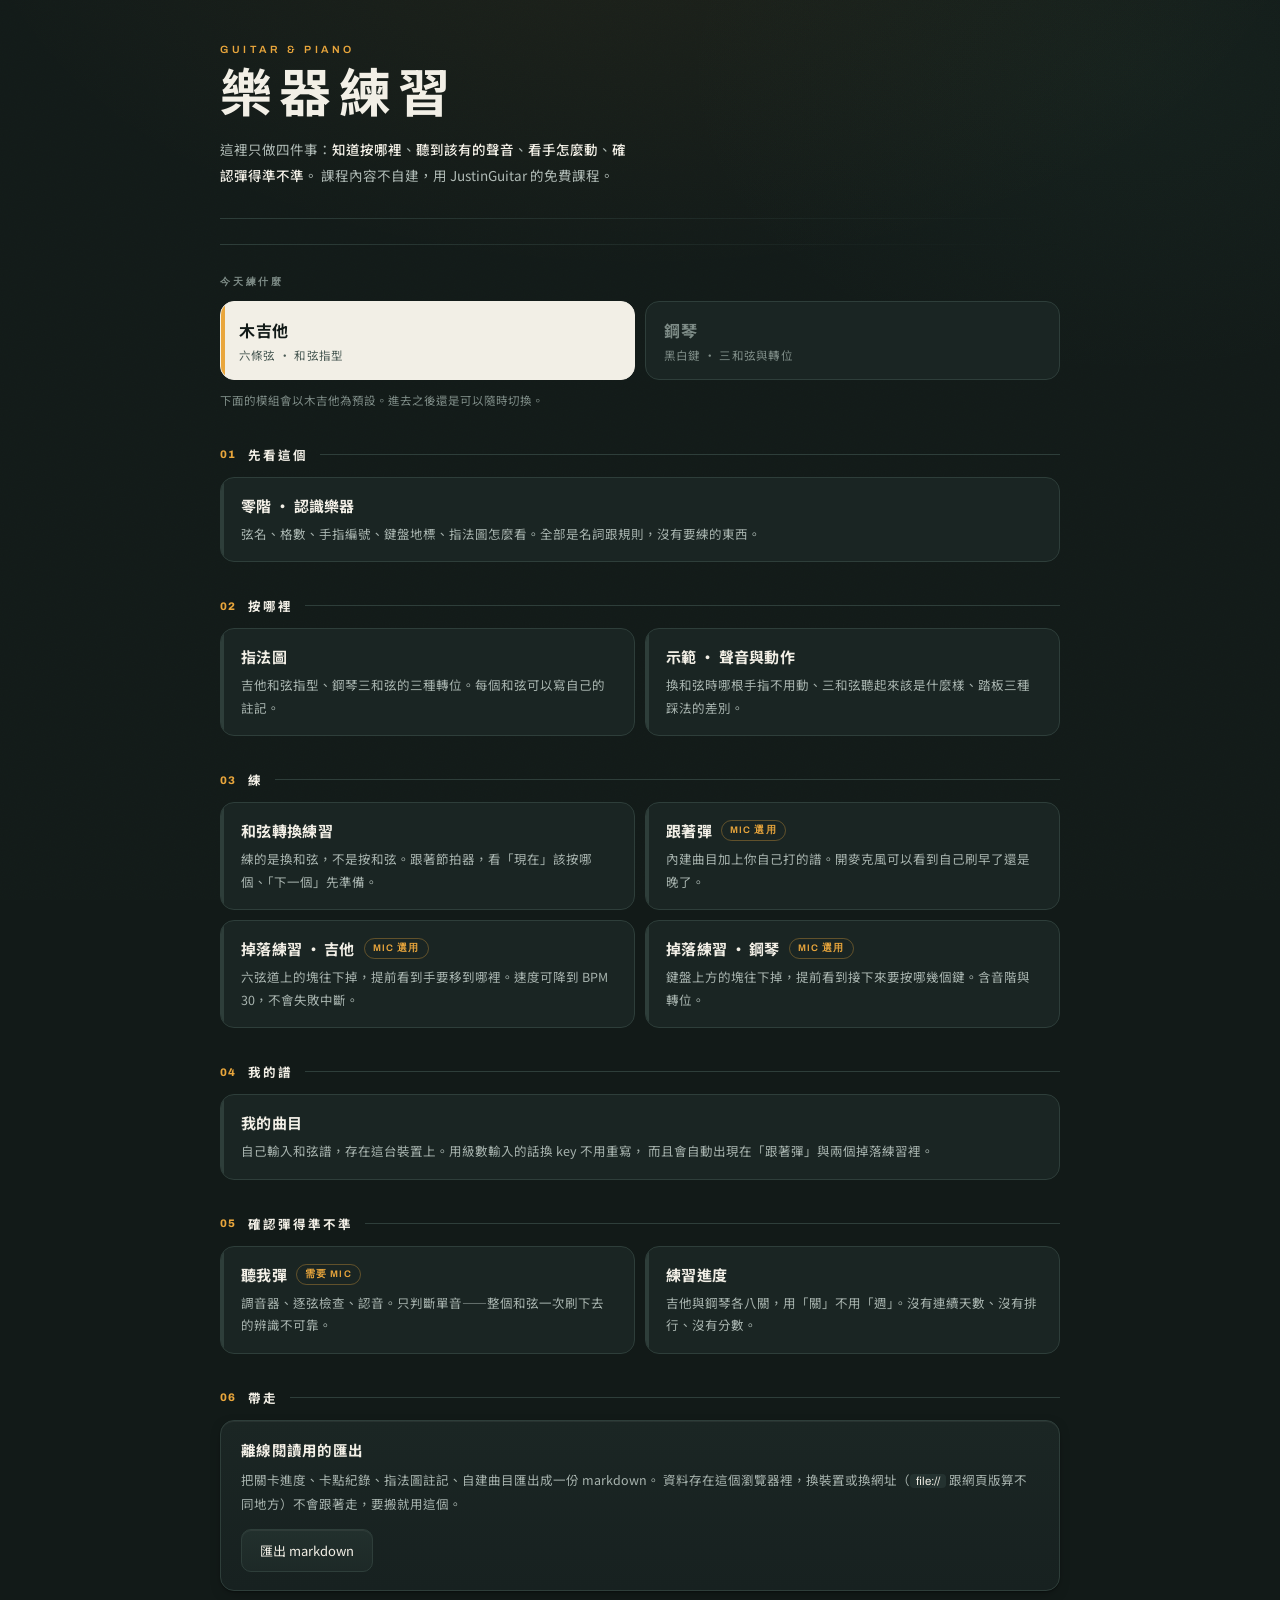
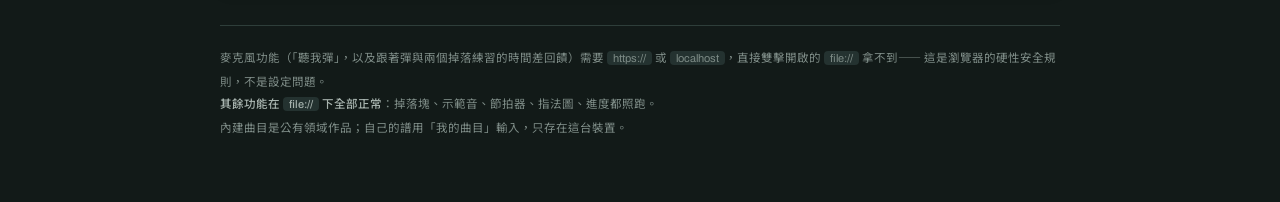
<file: index.html>
<!DOCTYPE html>
<html lang="zh-Hant">
<head>
<meta charset="utf-8">
<meta name="viewport" content="width=device-width, initial-scale=1">
<title>樂器練習</title>
<link rel="preconnect" href="https://fonts.googleapis.com">
<link rel="preconnect" href="https://fonts.gstatic.com" crossorigin>
<link href="https://fonts.googleapis.com/css2?family=Archivo:wght@500;600;700;800&family=Noto+Sans+TC:wght@400;500;700&display=swap" rel="stylesheet">
<link rel="manifest" href="manifest.json">
<meta name="theme-color" content="#121A18">
<meta name="mobile-web-app-capable" content="yes">
<link rel="apple-touch-icon" href="icons/icon-192.png">
<link rel="stylesheet" href="shared/tokens.css">
<script>
/* tokens.css 載入失敗時的 inline fallback。值要與 shared/tokens.css 一致。 */
(function(){
  if(getComputedStyle(document.documentElement).getPropertyValue("--ink").trim()) return;
  var s=document.createElement("style");
  s.textContent=":root{--ink:#121A18;--ink-2:#1A2523;--ink-3:#243230;--line:#2E3E3A;"+
    "--paper:#F2EFE6;--dim:#7E8C87;--amber:#E9A63C;--good:#5FBF8F;--bad:#D8695E;--radius:10px}"+
    ".mp-back{display:inline-block;margin:14px 0 0;font-size:12px;color:#7E8C87;text-decoration:none}";
  document.head.appendChild(s);
})();
</script>
<style>
  *{ box-sizing:border-box; margin:0; padding:0; }
  body{
    background:var(--ink); color:var(--paper);
    font-family:"Noto Sans TC", system-ui, sans-serif;
    -webkit-font-smoothing:antialiased;
    padding-bottom:64px;
  }
  .wrap{ max-width:780px; margin:0 auto; padding:0 20px; }

  /* ---------- 標頭 ---------- */
  header{ padding:44px 0 26px; }
  .eyebrow{
    font-family:"Archivo",sans-serif; font-weight:600;
    font-size:10.5px; letter-spacing:.34em; color:var(--amber);
    text-transform:uppercase; margin-bottom:14px;
  }
  h1{
    font-family:"Archivo","Noto Sans TC",sans-serif;
    font-weight:800; font-size:clamp(34px,6.5vw,52px);
    letter-spacing:-.01em; line-height:1;
  }
  .lede{
    font-size:13.5px; color:#AFBAB5; line-height:1.9;
    margin-top:16px; max-width:52ch;
  }
  .lede b{ color:var(--paper); font-weight:500; }

  .rule{
    height:1px; margin:30px 0 0;
    background:linear-gradient(90deg,var(--line),rgba(46,62,58,0));
  }

  /* ---------- 今天練什麼 ---------- */
  .pick{ margin:30px 0 8px; }
  .picklabel{
    font-family:"Archivo",sans-serif; font-weight:600;
    font-size:10px; letter-spacing:.28em; color:var(--dim);
    text-transform:uppercase; margin-bottom:12px;
  }
  .instgrid{ display:grid; grid-template-columns:1fr 1fr; gap:10px; }
  .instgrid button{
    position:relative; overflow:hidden;
    display:flex; flex-direction:column; align-items:flex-start; gap:5px;
    background:var(--ink-2); color:var(--dim);
    border:1px solid var(--line); border-radius:14px;
    padding:16px 18px; cursor:pointer; font-family:inherit; text-align:left;
  }
  .instgrid button .big{
    font-size:16px; font-weight:700; letter-spacing:.04em; color:inherit;
  }
  .instgrid button .sub{ font-size:11.5px; color:var(--dim); letter-spacing:.02em; }
  .instgrid button[aria-pressed="true"]{
    background:var(--paper); color:var(--ink); border-color:var(--paper);
  }
  .instgrid button[aria-pressed="true"] .sub{ color:#4A5A55; }
  .instgrid button[aria-pressed="true"]::before{
    content:""; position:absolute; left:0; top:0; bottom:0; width:4px;
    background:var(--amber);
  }
  .pickhint{ font-size:11.5px; color:var(--dim); line-height:1.7; margin-top:11px; }

  /* ---------- 分組 ---------- */
  .group{ margin-top:34px; }
  .grouphead{ display:flex; align-items:center; gap:12px; margin-bottom:13px; }
  .groupno{
    font-family:"Archivo",sans-serif; font-weight:800; font-size:11px;
    color:var(--amber); letter-spacing:.1em; flex:0 0 auto;
  }
  .grouplabel{
    font-size:12.5px; font-weight:700; letter-spacing:.16em; color:var(--paper);
    flex:0 0 auto;
  }
  .grouphead .line{ flex:1 1 auto; height:1px; background:var(--line); }

  /* ---------- 模組卡 ---------- */
  .mods{ display:grid; gap:10px; }
  @media (min-width:660px){ .mods.two{ grid-template-columns:1fr 1fr; } }

  a.mod{
    position:relative; display:block; text-decoration:none; color:inherit;
    background:var(--ink-2); border:1px solid var(--line);
    border-radius:14px; padding:17px 18px 16px 20px;
    overflow:hidden;
  }
  a.mod::before{
    content:""; position:absolute; left:0; top:0; bottom:0; width:3px;
    background:var(--line); transition:background 130ms cubic-bezier(.2,.7,.3,1);
  }
  a.mod:hover::before{ background:var(--amber); }
  a.mod:hover{ border-color:var(--dim); }
  .modtop{ display:flex; align-items:center; gap:9px; flex-wrap:wrap; }
  .modname{ font-size:15px; font-weight:700; letter-spacing:.02em; }
  .badge{
    font-family:"Archivo",sans-serif; font-weight:600;
    font-size:9.5px; letter-spacing:.12em; color:var(--amber);
    border:1px solid rgba(233,166,60,.34);
    border-radius:20px; padding:3px 8px; flex:0 0 auto; text-transform:uppercase;
  }
  .modwhat{ font-size:12.5px; color:#A7B3AE; line-height:1.8; margin-top:7px; }

  /* ---------- 匯出 ---------- */
  .tools{
    background:var(--ink-2); border:1px solid var(--line);
    border-radius:14px; padding:18px 20px;
  }
  .tools h2{ font-size:14.5px; font-weight:700; margin-bottom:8px; letter-spacing:.02em; }
  .tools p{ font-size:12.5px; color:#A7B3AE; line-height:1.85; }
  .tools code{
    font-family:"Archivo",monospace; background:var(--ink-3);
    padding:1px 6px; border-radius:4px; font-size:11.5px; color:var(--paper);
  }
  .toolrow{ display:flex; align-items:center; gap:12px; flex-wrap:wrap; margin-top:14px; }
  .ghost{
    background:var(--ink-3); color:var(--paper);
    border:1px solid var(--line); border-radius:10px;
    padding:11px 18px; font-family:inherit; font-size:13px; cursor:pointer;
  }
  .status{ font-size:11.5px; color:var(--dim); }

  /* ---------- 頁尾 ---------- */
  .foot{
    font-size:11.5px; color:var(--dim); line-height:1.95;
    margin-top:34px; padding-top:20px;
    border-top:1px solid var(--line);
  }
  .foot b{ color:#A7B3AE; font-weight:500; }
  .foot code{
    font-family:"Archivo",monospace; background:var(--ink-3);
    padding:1px 6px; border-radius:4px; font-size:11px;
  }
</style>
<link rel="stylesheet" href="shared/skin.css">
</head>
<body>
<div class="wrap">

  <header>
    <div class="eyebrow">Guitar &amp; Piano</div>
    <h1>樂器練習</h1>
    <p class="lede">
      這裡只做四件事：<b>知道按哪裡</b>、<b>聽到該有的聲音</b>、<b>看手怎麼動</b>、<b>確認彈得準不準</b>。
      課程內容不自建，用 JustinGuitar 的免費課程。
    </p>
    <div class="rule"></div>
  </header>

  <div class="pick">
    <div class="picklabel">今天練什麼</div>
    <div class="instgrid" id="inst">
      <button type="button" data-v="guitar" aria-pressed="true">
        <span class="big">木吉他</span>
        <span class="sub">六條弦 · 和弦指型</span>
      </button>
      <button type="button" data-v="piano" aria-pressed="false">
        <span class="big">鋼琴</span>
        <span class="sub">黑白鍵 · 三和弦與轉位</span>
      </button>
    </div>
    <p class="pickhint" id="pickhint"></p>
  </div>

  <section class="group">
    <div class="grouphead">
      <span class="groupno">01</span><span class="grouplabel">先看這個</span>
      <span class="line"></span>
    </div>
    <div class="mods">
      <a class="mod" href="zero.html">
        <div class="modtop"><span class="modname">零階 · 認識樂器</span></div>
        <p class="modwhat">弦名、格數、手指編號、鍵盤地標、指法圖怎麼看。全部是名詞跟規則，沒有要練的東西。</p>
      </a>
    </div>
  </section>

  <section class="group">
    <div class="grouphead">
      <span class="groupno">02</span><span class="grouplabel">按哪裡</span>
      <span class="line"></span>
    </div>
    <div class="mods two">
      <a class="mod" href="fingering.html">
        <div class="modtop"><span class="modname">指法圖</span></div>
        <p class="modwhat">吉他和弦指型、鋼琴三和弦的三種轉位。每個和弦可以寫自己的註記。</p>
      </a>
      <a class="mod" href="demo.html">
        <div class="modtop"><span class="modname">示範 · 聲音與動作</span></div>
        <p class="modwhat">換和弦時哪根手指不用動、三和弦聽起來該是什麼樣、踏板三種踩法的差別。</p>
      </a>
    </div>
  </section>

  <section class="group">
    <div class="grouphead">
      <span class="groupno">03</span><span class="grouplabel">練</span>
      <span class="line"></span>
    </div>
    <div class="mods two">
      <a class="mod" href="chord-trainer.html">
        <div class="modtop"><span class="modname">和弦轉換練習</span></div>
        <p class="modwhat">練的是換和弦，不是按和弦。跟著節拍器，看「現在」該按哪個、「下一個」先準備。</p>
      </a>
      <a class="mod" href="playalong.html">
        <div class="modtop"><span class="modname">跟著彈</span><span class="badge">Mic 選用</span></div>
        <p class="modwhat">內建曲目加上你自己打的譜。開麥克風可以看到自己刷早了還是晚了。</p>
      </a>
      <a class="mod" href="falling-guitar.html">
        <div class="modtop"><span class="modname">掉落練習 · 吉他</span><span class="badge">Mic 選用</span></div>
        <p class="modwhat">六弦道上的塊往下掉，提前看到手要移到哪裡。速度可降到 BPM 30，不會失敗中斷。</p>
      </a>
      <a class="mod" href="falling.html">
        <div class="modtop"><span class="modname">掉落練習 · 鋼琴</span><span class="badge">Mic 選用</span></div>
        <p class="modwhat">鍵盤上方的塊往下掉，提前看到接下來要按哪幾個鍵。含音階與轉位。</p>
      </a>
    </div>
  </section>

  <section class="group">
    <div class="grouphead">
      <span class="groupno">04</span><span class="grouplabel">我的譜</span>
      <span class="line"></span>
    </div>
    <div class="mods">
      <a class="mod" href="songs.html">
        <div class="modtop"><span class="modname">我的曲目</span></div>
        <p class="modwhat">自己輸入和弦譜，存在這台裝置上。用級數輸入的話換 key 不用重寫，
           而且會自動出現在「跟著彈」與兩個掉落練習裡。</p>
      </a>
    </div>
  </section>

  <section class="group">
    <div class="grouphead">
      <span class="groupno">05</span><span class="grouplabel">確認彈得準不準</span>
      <span class="line"></span>
    </div>
    <div class="mods two">
      <a class="mod" href="listen.html">
        <div class="modtop"><span class="modname">聽我彈</span><span class="badge">需要 Mic</span></div>
        <p class="modwhat">調音器、逐弦檢查、認音。只判斷單音——整個和弦一次刷下去的辨識不可靠。</p>
      </a>
      <a class="mod" href="progress.html">
        <div class="modtop"><span class="modname">練習進度</span></div>
        <p class="modwhat">吉他與鋼琴各八關，用「關」不用「週」。沒有連續天數、沒有排行、沒有分數。</p>
      </a>
    </div>
  </section>

  <section class="group">
    <div class="grouphead">
      <span class="groupno">06</span><span class="grouplabel">帶走</span>
      <span class="line"></span>
    </div>
    <div class="tools">
      <h2>離線閱讀用的匯出</h2>
      <p>把關卡進度、卡點紀錄、指法圖註記、自建曲目匯出成一份 markdown。
         資料存在這個瀏覽器裡，換裝置或換網址（<code>file://</code> 跟網頁版算不同地方）不會跟著走，要搬就用這個。</p>
      <div class="toolrow">
        <button class="ghost" id="export" type="button">匯出 markdown</button>
        <span class="status" id="status"></span>
      </div>
    </div>
  </section>

  <p class="foot">
    麥克風功能（「聽我彈」，以及跟著彈與兩個掉落練習的時間差回饋）需要
    <code>https://</code> 或 <code>localhost</code>，直接雙擊開啟的 <code>file://</code> 拿不到——
    這是瀏覽器的硬性安全規則，不是設定問題。<br>
    <b>其餘功能在 <code>file://</code> 下全部正常</b>：掉落塊、示範音、節拍器、指法圖、進度都照跑。<br>
    內建曲目是公有領域作品；自己的譜用「我的曲目」輸入，只存在這台裝置。
  </p>

</div>

<script src="shared/store.js"></script>
<script src="shared/stages.js"></script>
<script>
(function(){
  "use strict";
  var $=function(id){ return document.getElementById(id); };

  /* ---------- 今天練什麼 ----------
     只是把樂器選擇寫進模組連結（?inst=piano）。有樂器之分的模組會拿它
     當預設值，其餘的忽略但會原樣帶回來，所以來回切換不會被重設。
     用 URL 參數而不是儲存，是因為 file:// 下沒有可用的儲存。 */

  var inst = /[?&]inst=piano/.test(location.search) ? "piano" : "guitar";
  var mods = [].slice.call(document.querySelectorAll("a.mod"));
  var bases = mods.map(function(a){ return a.getAttribute("href"); });

  var HINT = {
    guitar:"下面的模組會以木吉他為預設。進去之後還是可以隨時切換。",
    piano: "下面的模組會以鋼琴為預設。進去之後還是可以隨時切換。"
  };

  function applyInst(){
    var q = inst === "piano" ? "?inst=piano" : "";
    mods.forEach(function(a, i){ a.setAttribute("href", bases[i] + q); });
    Array.prototype.forEach.call($("inst").children, function(x){
      x.setAttribute("aria-pressed", x.dataset.v === inst ? "true" : "false");
    });
    $("pickhint").textContent = HINT[inst];
  }

  $("inst").addEventListener("click", function(e){
    var b = e.target.closest("button");
    if(!b) return;
    inst = b.dataset.v;
    applyInst();
  });

  applyInst();

  /* ---------- 匯出 ---------- */

  if(!window.MP || !MP.store || !MP.stages){
    $("export").disabled=true;
    $("status").textContent="共用檔案未載入，匯出功能停用";
    return;
  }

  $("export").addEventListener("click",function(){
    $("status").textContent="正在整理…";
    MP.store.exportMarkdown({ stages:MP.stages }).then(function(md){
      MP.store.download("練習紀錄-"+MP.store.today()+".md", md);
      $("status").textContent="已匯出";
    }).catch(function(){
      $("status").textContent="匯出失敗";
    });
  });

  if(!MP.store.available()){
    $("status").textContent="這個環境無法儲存，匯出的內容會是空的";
  }
})();
</script>
<script src="shared/sw-register.js"></script>
</body>
</html>
</file>
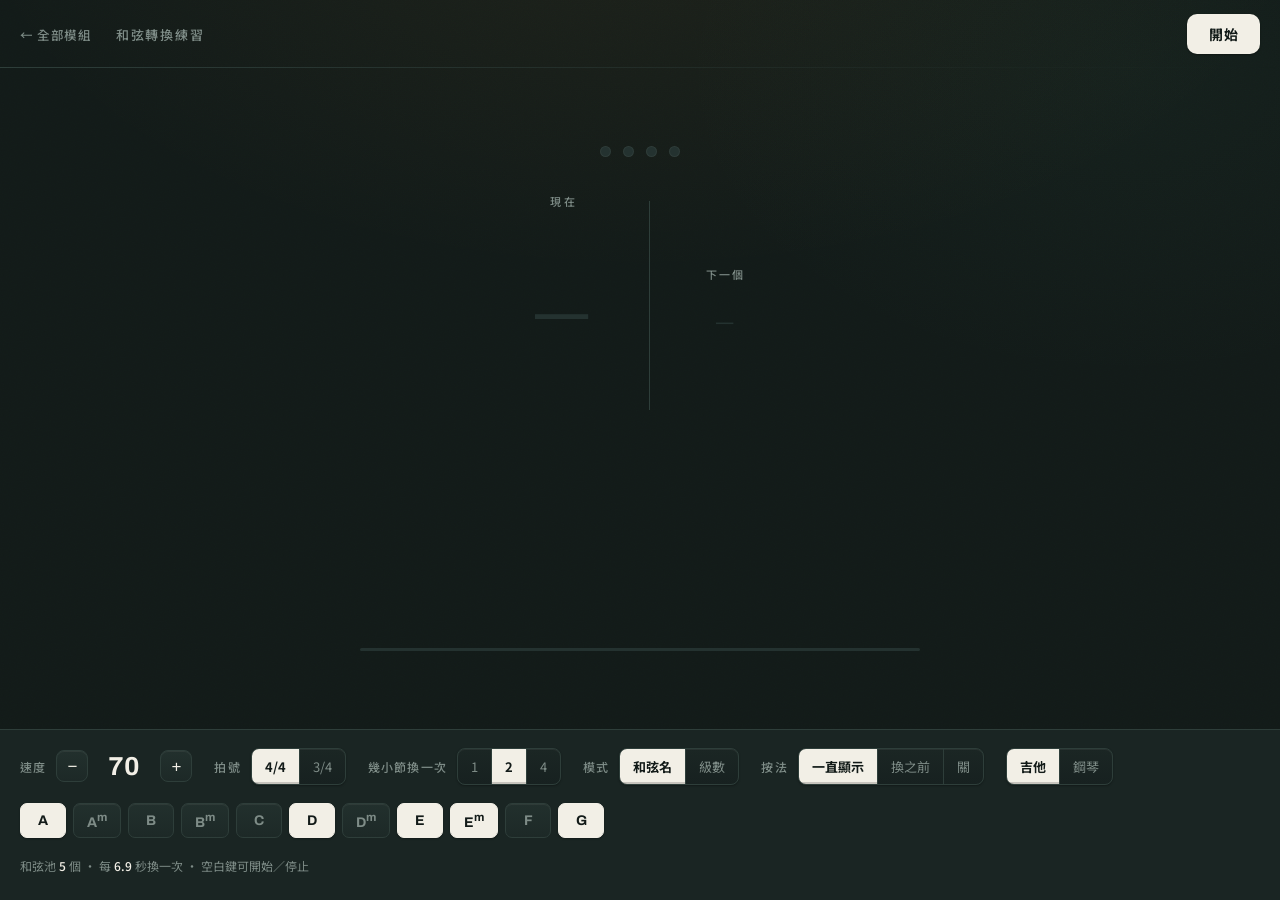
<file: chord-trainer.html>
<!DOCTYPE html>
<html lang="zh-Hant">
<head>
<meta charset="utf-8">
<meta name="viewport" content="width=device-width, initial-scale=1">
<title>和弦轉換練習</title>
<link rel="preconnect" href="https://fonts.googleapis.com">
<link rel="preconnect" href="https://fonts.gstatic.com" crossorigin>
<link href="https://fonts.googleapis.com/css2?family=Archivo:wght@500;700;800&family=Noto+Sans+TC:wght@400;500;700&display=swap" rel="stylesheet">
<link rel="manifest" href="manifest.json">
<meta name="theme-color" content="#121A18">
<meta name="mobile-web-app-capable" content="yes">
<link rel="apple-touch-icon" href="icons/icon-192.png">
<link rel="stylesheet" href="shared/tokens.css">
<script>
/* tokens.css 載入失敗時的 inline fallback。值要與 shared/tokens.css 一致。 */
(function(){
  if(getComputedStyle(document.documentElement).getPropertyValue("--ink").trim()) return;
  var s=document.createElement("style");
  s.textContent=":root{--ink:#121A18;--ink-2:#1A2523;--ink-3:#243230;--line:#2E3E3A;"+
    "--paper:#F2EFE6;--dim:#7E8C87;--amber:#E9A63C;--good:#5FBF8F;--bad:#D8695E;--radius:10px}"+
    ".mp-back{display:inline-block;margin:14px 0 0;font-size:12px;color:#7E8C87;text-decoration:none}";
  document.head.appendChild(s);
})();
</script>
<style>
  *{ box-sizing:border-box; margin:0; padding:0; }

  html,body{ height:100%; }

  body{
    background: var(--ink);
    color: var(--paper);
    font-family:"Noto Sans TC", system-ui, sans-serif;
    display:flex;
    flex-direction:column;
    min-height:100vh;
    -webkit-font-smoothing:antialiased;
  }

  /* ---------- 頂列 ---------- */
  .topbar{
    display:flex; align-items:center; justify-content:space-between;
    gap:16px;
    padding:14px 20px;
    border-bottom:1px solid var(--line);
    flex:0 0 auto;
  }
  .wordmark{
    font-size:13px; font-weight:500; letter-spacing:.14em;
    color:var(--dim);
  }
  .run{
    font-family:"Noto Sans TC", sans-serif;
    font-size:14px; font-weight:700;
    color:var(--ink); background:var(--paper);
    border:none; border-radius:var(--radius);
    padding:10px 22px; cursor:pointer;
    transition:background .15s ease, color .15s ease;
  }
  .run:hover{ background:#fff; }
  .run.is-on{ background:var(--amber); color:#241703; }
  .run:focus-visible{ outline:2px solid var(--amber); outline-offset:3px; }

  /* ---------- 舞台 ---------- */
  .stage{
    flex:1 1 auto;
    display:flex; flex-direction:column;
    align-items:center; justify-content:center;
    gap:clamp(20px,4vh,40px);
    padding:32px 20px;
    min-height:0;
  }

  /* 拍燈 */
  .lamps{ display:flex; gap:12px; }
  .lamp{
    width:11px; height:11px; border-radius:50%;
    background:var(--ink-3);
    transition:background .09s ease, transform .09s ease;
  }
  .lamp.hot{ background:var(--amber); transform:scale(1.45); }
  .lamp.hot.down{ transform:scale(1.9); }

  /* 現在 / 下一個 */
  .horizon{
    display:flex; align-items:center; justify-content:center;
    gap:clamp(20px,5vw,56px);
    width:100%;
  }
  .slot{ display:flex; flex-direction:column; align-items:center; gap:10px; }
  .slot-label{
    font-size:11px; letter-spacing:.2em; color:var(--dim); font-weight:500;
  }
  .glyph{
    font-family:"Archivo", system-ui, sans-serif;
    font-weight:800;
    line-height:.86;
    letter-spacing:-.03em;
    white-space:nowrap;
  }
  .now .glyph{ font-size:clamp(76px, 21vw, 190px); }
  .next .glyph{ font-size:clamp(30px, 7vw, 62px); color:var(--dim); }
  .glyph sup{
    font-size:.42em; font-weight:700;
    vertical-align:baseline;
    position:relative; top:-.72em; left:.04em;
    letter-spacing:0;
  }
  .divider{
    width:1px; align-self:stretch; background:var(--line);
    margin:8px 0;
  }
  .answer{
    font-family:"Archivo", sans-serif; font-weight:700;
    font-size:clamp(15px,3.4vw,22px); color:var(--amber);
    min-height:1.2em;
  }

  /* 小節進度 */
  .shapes{
    display:flex; justify-content:center; align-items:center;
    gap:clamp(14px,4vw,30px); min-height:158px; width:100%;
  }
  .shape{ text-align:center; }
  .shape-cap{ font-size:10.5px; color:var(--dim); letter-spacing:.14em; margin-top:7px; }
  .shape.ghost{ opacity:.45; }
  .shapes svg{ display:block; }

  .track{
    width:min(560px, 88vw); height:3px;
    background:var(--ink-3); border-radius:2px; overflow:hidden;
  }
  .track span{
    display:block; height:100%; width:0;
    background:var(--paper);
  }

  /* ---------- 控制盤 ---------- */
  .panel{
    flex:0 0 auto;
    border-top:1px solid var(--line);
    background:var(--ink-2);
    padding:18px 20px 24px;
    display:flex; flex-direction:column; gap:18px;
  }
  .row{
    display:flex; flex-wrap:wrap; align-items:center; gap:12px 22px;
  }
  .field{ display:flex; align-items:center; gap:10px; }
  .field > label{
    font-size:12px; letter-spacing:.1em; color:var(--dim); font-weight:500;
    white-space:nowrap;
  }

  /* BPM */
  .bpm{ display:flex; align-items:center; gap:4px; }
  .step{
    width:32px; height:32px; border-radius:8px;
    background:var(--ink-3); color:var(--paper);
    border:1px solid var(--line); cursor:pointer;
    font-size:17px; line-height:1;
  }
  .step:hover{ background:var(--line); }
  .step:focus-visible{ outline:2px solid var(--amber); outline-offset:2px; }
  .bpm-val{
    font-family:"Archivo", sans-serif; font-weight:700;
    font-size:26px; min-width:64px; text-align:center;
    font-variant-numeric:tabular-nums;
  }

  /* 分段選擇 */
  .seg{ display:flex; border:1px solid var(--line); border-radius:8px; overflow:hidden; }
  .seg button{
    background:transparent; color:var(--dim);
    border:none; border-right:1px solid var(--line);
    padding:8px 13px; font-size:13px; cursor:pointer;
    font-family:"Noto Sans TC", sans-serif;
  }
  .seg button:last-child{ border-right:none; }
  .seg button[aria-pressed="true"]{ background:var(--paper); color:var(--ink); font-weight:700; }
  .seg button:focus-visible{ outline:2px solid var(--amber); outline-offset:-2px; }

  /* 和弦池 */
  .pool{ display:flex; flex-wrap:wrap; gap:7px; }
  .chip{
    font-family:"Archivo", sans-serif; font-weight:700; font-size:14px;
    background:transparent; color:var(--dim);
    border:1px solid var(--line); border-radius:7px;
    padding:7px 13px; cursor:pointer; min-width:46px;
  }
  .chip[aria-pressed="true"]{
    background:var(--paper); color:var(--ink); border-color:var(--paper);
  }
  .chip:focus-visible{ outline:2px solid var(--amber); outline-offset:2px; }

  .note{ font-size:12px; color:var(--dim); line-height:1.7; }
  .capo{ font-size:12px; color:var(--dim); line-height:1.8; }
  .capo b{ font-family:"Archivo",sans-serif; font-weight:700; color:var(--amber); }
  .capo .sh{ font-family:"Archivo",sans-serif; font-weight:700; color:var(--paper); }
  select{ background:var(--ink-3); color:var(--paper); border:1px solid var(--line);
          border-radius:8px; padding:7px 10px; font-family:"Archivo",sans-serif;
          font-weight:700; font-size:14px; cursor:pointer; }
  select:focus{ outline:2px solid var(--amber); outline-offset:1px; }
  .topbar .mp-back{ margin:0; }
  .note b{ color:var(--paper); font-weight:500; }

  .hidden{ display:none !important; }

  @media (prefers-reduced-motion: reduce){
    .lamp{ transition:none; }
    .lamp.hot, .lamp.hot.down{ transform:none; }
  }

  @media (max-width:560px){
    .horizon{ gap:16px; }
    .divider{ display:none; }
    .panel{ padding:16px 16px 22px; }
  }
</style>
<link rel="stylesheet" href="shared/skin.css">
</head>
<body>

<header class="topbar">
  <div class="wordmark">
    <a class="mp-back" href="index.html">← 全部模組</a>　和弦轉換練習
  </div>
  <button class="run" id="run" type="button">開始</button>
</header>

<main class="stage">
  <div class="lamps" id="lamps"></div>

  <div class="horizon">
    <div class="slot now">
      <div class="slot-label">現在</div>
      <div class="glyph" id="now"><span class="ph">—</span></div>
      <div class="answer" id="answer"></div>
    </div>
    <div class="divider"></div>
    <div class="slot next">
      <div class="slot-label">下一個</div>
      <div class="glyph" id="next"><span class="ph">—</span></div>
    </div>
  </div>

  <div class="shapes" id="shapes"></div>

  <div class="track"><span id="track"></span></div>
</main>

<section class="panel">
  <div class="row">
    <div class="field">
      <label for="bpmDown">速度</label>
      <div class="bpm">
        <button class="step" id="bpmDown" type="button" aria-label="降低速度">−</button>
        <div class="bpm-val" id="bpmVal">70</div>
        <button class="step" id="bpmUp" type="button" aria-label="提高速度">+</button>
      </div>
    </div>

    <div class="field">
      <label>拍號</label>
      <div class="seg" id="meter">
        <button type="button" data-v="4" aria-pressed="true">4/4</button>
        <button type="button" data-v="3" aria-pressed="false">3/4</button>
      </div>
    </div>

    <div class="field">
      <label>幾小節換一次</label>
      <div class="seg" id="span">
        <button type="button" data-v="1" aria-pressed="false">1</button>
        <button type="button" data-v="2" aria-pressed="true">2</button>
        <button type="button" data-v="4" aria-pressed="false">4</button>
      </div>
    </div>

    <div class="field">
      <label>模式</label>
      <div class="seg" id="mode">
        <button type="button" data-v="name" aria-pressed="true">和弦名</button>
        <button type="button" data-v="degree" aria-pressed="false">級數</button>
      </div>
    </div>

    <div class="field hidden" id="keyField">
      <label for="keySel">Key</label>
      <select id="keySel"></select>
    </div>

    <div class="field">
      <label>按法</label>
      <div class="seg" id="showseg">
        <button type="button" data-v="always" aria-pressed="true">一直顯示</button>
        <button type="button" data-v="pre" aria-pressed="false">換之前</button>
        <button type="button" data-v="off" aria-pressed="false">關</button>
      </div>
    </div>

    <div class="field" id="instField">
      <div class="seg" id="instseg">
        <button type="button" data-v="guitar" aria-pressed="true">吉他</button>
        <button type="button" data-v="piano" aria-pressed="false">鋼琴</button>
      </div>
    </div>

    <div class="field hidden" id="revealField">
      <div class="seg" id="reveal">
        <button type="button" data-v="on" aria-pressed="false">顯示答案</button>
      </div>
    </div>
  </div>

  <div class="pool" id="pool"></div>

  <p class="note" id="note"></p>
  <p class="capo hidden" id="capo"></p>
</section>

<script src="shared/chords.js"></script>
<script src="shared/theory.js"></script>
<script src="shared/audio.js"></script>
<script src="shared/clock.js"></script>
<script>
(function(){
  "use strict";

  if(!window.MP||!MP.chords||!MP.theory||!MP.audio||!MP.clock){
    document.body.innerHTML='<p style="max-width:620px;margin:48px auto;padding:0 16px;font-family:system-ui,sans-serif;font-size:14px;line-height:1.9;color:#F2EFE6">共用檔案載入失敗（需要 shared/chords.js、shared/theory.js、shared/audio.js、shared/clock.js）。請確認這個 HTML 與 shared/ 資料夾放在同一層。</p>';
    return;
  }

  var NAMES   = ["A","Am","B","Bm","C","D","Dm","E","Em","F","G"];
  var ON_INIT = ["A","D","E","Em","G"];
  /* 級數 → 和弦改由 shared/theory.js 計算：十二個 key 都對，
     F / Bb / Eb / Ab 用降記號，而且多了第七級。 */
  var DEGREES = MP.theory.DEGREES;

  var S = {
    bpm: 70,
    beats: 4,
    span: 2,
    mode: "name",
    key: "G",
    reveal: false,
    show: "always",
    inst: /[?&]inst=piano/.test(location.search) ? "piano" : "guitar",
    on: { name: new Set(ON_INIT), degree: new Set(["1","4","5","6m"]) },
    running: false
  };

  var $ = function(id){ return document.getElementById(id); };
  var el = {
    run:$("run"), lamps:$("lamps"), now:$("now"), next:$("next"),
    answer:$("answer"), track:$("track"), bpmVal:$("bpmVal"),
    pool:$("pool"), note:$("note"),
    keyField:$("keyField"), revealField:$("revealField"),
    shapes:$("shapes"), instField:$("instField")
  };

  /* ---------- 顯示 ---------- */

  function glyph(token){
    /* 停止時的佔位符。直接印「—」在 190px 的字級下會變成一條大橫槓，
       套個 class 讓 skin.css 縮小調暗。 */
    if(!token) return '<span class="ph">—</span>';
    var m = /^([A-G][#b]?)(.*)$/.exec(token);
    if(m) return m[1] + (m[2] ? "<sup>"+m[2]+"</sup>" : "");
    var d = /^(\d)(.*)$/.exec(token);
    if(d) return d[1] + (d[2] ? "<sup>"+d[2]+"</sup>" : "");
    return token;
  }

  var SVGNS="http://www.w3.org/2000/svg";
  function mk(t,at){ var e=document.createElementNS(SVGNS,t);
    for(var k in at) e.setAttribute(k,at[k]); return e; }
  function svgText(x,y,v,size,fill){
    var t=mk("text",{x:x,y:y,"text-anchor":"middle","font-family":"Archivo, sans-serif",
      "font-size":size,"font-weight":700,fill:fill}); t.textContent=v; return t; }

  // 吉他指型：低音 E → 高音 e。null=不彈, 0=空弦
  /* 指型資料在 shared/chords.js —— 跟 fingering.html 是同一份。
     哪天調整某個和弦的按法，兩邊會一起變，不會各說各話。 */
  var SHAPES = MP.chords.GUITAR_SHAPES;

  /* 和弦名 → 三個音的音級，用 shared/theory.js 的和弦解析 */
  function triad(name){
    var p = MP.theory.parseChordToken(name);
    if(!p) return null;
    return p.notes.map(function(n){ return ((n % 12) + 12) % 12; });
  }

  function fretboard(name){
    var d=SHAPES[name]; if(!d) return null;
    var SP=25,X0=15,Y0=34,FH=29,NF=4,W=X0*2+SP*5;
    var svg=mk("svg",{viewBox:"0 0 "+W+" "+(Y0+FH*NF+10),width:W});
    svg.appendChild(mk("rect",{x:X0-2,y:Y0-4,width:SP*5+4,height:4,fill:"var(--paper)",rx:1}));
    for(var i=1;i<=NF;i++) svg.appendChild(mk("line",{x1:X0,y1:Y0+FH*i,x2:X0+SP*5,
      y2:Y0+FH*i,stroke:"var(--line)","stroke-width":1.2}));
    for(var j=0;j<6;j++) svg.appendChild(mk("line",{x1:X0+SP*j,y1:Y0,x2:X0+SP*j,
      y2:Y0+FH*NF,stroke:"var(--line)","stroke-width":1.2}));
    d.frets.forEach(function(fr,si){
      var x=X0+SP*si,y=Y0-13;
      if(fr===null){
        var gg=mk("g",{stroke:"var(--dim)","stroke-width":1.5,"stroke-linecap":"round"});
        gg.appendChild(mk("line",{x1:x-4,y1:y-4,x2:x+4,y2:y+4}));
        gg.appendChild(mk("line",{x1:x+4,y1:y-4,x2:x-4,y2:y+4}));
        svg.appendChild(gg);
      } else if(fr===0){
        svg.appendChild(mk("circle",{cx:x,cy:y,r:4.5,fill:"none",
          stroke:"var(--paper)","stroke-width":1.5}));
      }
    });
    if(d.barre){ var br=d.barre;
      svg.appendChild(mk("rect",{x:X0+SP*br.from-7,y:Y0+FH*(br.fret-1)+FH/2-7,
        width:SP*(br.to-br.from)+14,height:14,rx:7,fill:"var(--paper)"})); }
    d.frets.forEach(function(fr,si){
      if(!fr) return;
      var inB=d.barre&&si>=d.barre.from&&si<=d.barre.to&&fr===d.barre.fret;
      var cx=X0+SP*si, cy=Y0+FH*(fr-1)+FH/2;
      if(!inB) svg.appendChild(mk("circle",{cx:cx,cy:cy,r:7.5,fill:"var(--paper)"}));
      svg.appendChild(svgText(cx,cy+3.4,d.fingers[si],9.5,"var(--ink)"));
    });
    return svg;
  }

  var WPC=[0,2,4,5,7,9,11], BPREV={1:0,3:1,6:3,8:4,10:5};
  function keyboard(name){
    var pcs=triad(name); if(!pcs) return null;
    var WW=17,WH=68,BW=11,BH=43,N=14,W=WW*N;
    var svg=mk("svg",{viewBox:"0 0 "+W+" "+(WH+4),width:W});
    var on={}; pcs.forEach(function(p){ on[p]=true; });
    for(var i=0;i<N;i++){
      var pc=WPC[i%7], hit=on[pc];
      svg.appendChild(mk("rect",{x:i*WW,y:0,width:WW-1.3,height:WH,rx:2,
        fill:hit?"var(--amber)":"var(--paper)"}));
    }
    for(var o=0;o<2;o++) [1,3,6,8,10].forEach(function(pc){
      var idx=o*7+BPREV[pc];
      svg.appendChild(mk("rect",{x:idx*WW+WW-BW/2,y:0,width:BW,height:BH,rx:1.6,
        fill:on[pc]?"var(--amber)":"var(--ink)"}));
    });
    return svg;
  }

  function shapeFor(token){
    if(!token) return null;
    var name = S.mode==="degree" ? MP.theory.chordForDegree(S.key, token) : token;
    if(!name) return null;
    return { name:name, svg: S.inst==="guitar" ? fretboard(name) : keyboard(name) };
  }

  function paintShapes(cur,nxt,lastBar){
    var box=el.shapes; if(!box) return;
    box.innerHTML="";
    if(S.show==="off") return;
    var target = (S.show==="pre") ? (lastBar?nxt:null) : cur;
    var ghost  = (S.show==="pre");
    var r=shapeFor(target);
    if(!r||!r.svg) return;
    var d=document.createElement("div");
    d.className="shape"+(ghost?" ghost":"");
    d.appendChild(r.svg);
    var c=document.createElement("div");
    c.className="shape-cap";
    c.textContent = ghost ? ("準備 "+r.name) : r.name;
    d.appendChild(c);
    box.appendChild(d);
  }

  function pool(){ return Array.from(S.on[S.mode]); }

  function pick(avoid){
    var p = pool();
    if(!p.length) return null;
    if(p.length === 1) return p[0];
    var c;
    do { c = p[Math.floor(Math.random()*p.length)]; } while(c === avoid);
    return c;
  }

  function answerFor(token){
    if(S.mode !== "degree" || !token) return "";
    return MP.theory.chordForDegree(S.key, token);
  }

  function buildLamps(){
    el.lamps.innerHTML = "";
    for(var i=0;i<S.beats;i++){
      var d = document.createElement("div");
      d.className = "lamp";
      el.lamps.appendChild(d);
    }
  }

  function buildPool(){
    var list = S.mode === "name" ? NAMES : DEGREES;
    var set  = S.on[S.mode];
    el.pool.innerHTML = "";
    list.forEach(function(token){
      var b = document.createElement("button");
      b.type = "button";
      b.className = "chip";
      b.innerHTML = glyph(token);
      b.setAttribute("aria-pressed", set.has(token) ? "true" : "false");
      b.addEventListener("click", function(){
        if(set.has(token)){
          if(set.size <= 2) return;   // 至少留兩個才有得換
          set.delete(token);
        } else {
          set.add(token);
        }
        b.setAttribute("aria-pressed", set.has(token) ? "true" : "false");
        writeNote();
      });
      el.pool.appendChild(b);
    });
  }

  function writeNote(){
    var n = S.on[S.mode].size;
    var barSec = (60/S.bpm) * S.beats * S.span;
    el.note.innerHTML = S.mode === "name"
      ? "和弦池 <b>"+n+"</b> 個 · 每 <b>"+barSec.toFixed(1)+"</b> 秒換一次 · 空白鍵可開始／停止"
      : "看到級數，自己換算成 <b>key of "+S.key+"</b> 的和弦再彈 · 每 <b>"+barSec.toFixed(1)+"</b> 秒換一次";
    writeCapo();
  }

  /* 級數模式下順便列出這個 key 的順階和弦與 capo 建議 */
  function writeCapo(){
    var box=$("capo");
    box.classList.toggle("hidden", S.mode!=="degree");
    if(S.mode!=="degree") return;
    var chords=MP.theory.getDiatonicChords(S.key)||[];
    var caps=MP.theory.capoSuggestions(S.key);
    box.innerHTML = "key of "+S.key+" 順階和弦：<span class=\"sh\">"+chords.join(" · ")+"</span>" +
      (!caps.length
        ? "<br>吉他：這個 key 沒有 capo 七格內按得順的指型，只能硬按。"
        : "<br>吉他 capo 建議：" + caps.map(function(c){
            return c.capo===0
              ? "<span class=\"sh\">"+c.shape+"</span> 型不用 capo"
              : "<span class=\"sh\">"+c.shape+"</span> 型夾第 <b>"+c.capo+"</b> 格";
          }).join(" · "));
  }

  function paint(cur, nxt, lastBar){
    el.now.innerHTML  = glyph(cur);
    el.next.innerHTML = glyph(nxt);
    el.answer.textContent = (S.reveal && S.mode === "degree") ? answerFor(cur) : "";
    paintShapes(cur, nxt, !!lastBar);
  }

  /* ---------- 節拍引擎 ---------- */

  var ctx = null, beatClock = null, raf = null;
  var sBeat = 0, sBar = -1, sCur = null, sNxt = null;

  function spbNow(){ return 60 / S.bpm; }
  var queue = [];
  var view = { beat:0, base:0, at:0, spb:0.85, total:8 };

  function click(t, down){
    MP.audio.click(ctx, ctx.destination, t, down, { gainDown:0.5, gainUp:0.26 });
  }

  /* 排程器在 shared/clock.js，這裡只管「這一拍要顯示什麼」。
     spbNow 每拍重問一次，所以播放中改 BPM 會從下一拍生效。 */
  function onBeat(index, t){
    click(t, sBeat === 0);
    var barsIn = sBar < 0 ? 0 : (sBar % S.span);
    queue.push({
      t: t,
      beat: sBeat,
      cur: sCur,
      nxt: sNxt,
      base: (barsIn * S.beats + sBeat) / (S.span * S.beats),
      spb: spbNow(),
      total: S.span * S.beats,
      warm: sBar < 0
    });

    sBeat++;
    if(sBeat >= S.beats){
      sBeat = 0;
      sBar++;
      if(sBar % S.span === 0){
        sCur = sNxt;
        sNxt = pick(sCur);
      }
    }
  }

  function frame(){
    if(!S.running) return;
    while(queue.length && queue[0].t <= ctx.currentTime){
      var q = queue.shift();
      view.beat = q.beat; view.base = q.base; view.at = q.t;
      view.spb = q.spb;  view.total = q.total;
      paint(q.warm ? null : q.cur, q.nxt, q.base >= (S.span - 1) / S.span);
      var lamps = el.lamps.children;
      for(var i=0;i<lamps.length;i++){
        lamps[i].className = "lamp" + (i === q.beat ? (q.beat === 0 ? " hot down" : " hot") : "");
      }
    }
    var p = view.base + ((ctx.currentTime - view.at) / view.spb) / view.total;
    el.track.style.width = (Math.max(0, Math.min(1, p)) * 100) + "%";
    raf = requestAnimationFrame(frame);
  }

  function start(){
    if(!ctx) ctx = new (window.AudioContext || window.webkitAudioContext)();
    if(ctx.state === "suspended") ctx.resume();
    if(!pool().length) return;

    S.running = true;
    el.run.textContent = "停止";
    el.run.classList.add("is-on");

    sBeat = 0; sBar = -1; sCur = null; sNxt = pick(null);
    queue.length = 0;
    paint(null, sNxt);

    if(!beatClock) beatClock = MP.clock.createBeatClock(ctx, { ahead:0.1, intervalMs:25 });
    beatClock.start(ctx.currentTime + 0.12, spbNow, onBeat);
    raf = requestAnimationFrame(frame);
  }

  function stop(){
    S.running = false;
    el.run.textContent = "開始";
    el.run.classList.remove("is-on");
    if(beatClock) beatClock.stop();
    cancelAnimationFrame(raf);
    queue.length = 0;
    el.track.style.width = "0";
    paint(null, null);
    var lamps = el.lamps.children;
    for(var i=0;i<lamps.length;i++) lamps[i].className = "lamp";
  }

  function toggle(){ S.running ? stop() : start(); }

  /* ---------- 控制 ---------- */

  function segment(id, apply){
    var box = $(id);
    box.addEventListener("click", function(e){
      var b = e.target.closest("button");
      if(!b) return;
      Array.prototype.forEach.call(box.children, function(x){
        x.setAttribute("aria-pressed", x === b ? "true" : "false");
      });
      apply(b.dataset.v);
    });
  }

  el.run.addEventListener("click", toggle);

  document.addEventListener("keydown", function(e){
    if(e.code === "Space" && e.target.tagName !== "BUTTON"){
      e.preventDefault(); toggle();
    }
  });

  function setBpm(v){
    S.bpm = Math.max(40, Math.min(180, v));
    el.bpmVal.textContent = S.bpm;
    writeNote();
  }
  $("bpmUp").addEventListener("click", function(){ setBpm(S.bpm + 2); });
  $("bpmDown").addEventListener("click", function(){ setBpm(S.bpm - 2); });

  segment("meter", function(v){
    S.beats = parseInt(v, 10);
    buildLamps(); writeNote();
    if(S.running){ stop(); start(); }
  });

  segment("span", function(v){
    S.span = parseInt(v, 10);
    writeNote();
    if(S.running){ stop(); start(); }
  });

  segment("mode", function(v){
    S.mode = v;
    el.keyField.classList.toggle("hidden", v !== "degree");
    el.revealField.classList.toggle("hidden", v !== "degree");
    buildPool(); writeNote();
    if(S.running){ stop(); start(); } else { paint(null, null); }
  });

  MP.theory.KEYS.forEach(function(k){
    var o=document.createElement("option");
    o.value=k; o.textContent=k;
    if(k===S.key) o.selected=true;
    $("keySel").appendChild(o);
  });
  $("keySel").addEventListener("change", function(){
    S.key=$("keySel").value;
    writeNote();
    paint(null, null);
  });

  segment("showseg", function(v){
    S.show = v;
    el.instField.classList.toggle("hidden", v === "off");
    if(!S.running) paint(null, null);
  });

  segment("instseg", function(v){
    S.inst = v;
    if(!S.running) paint(null, null);
  });

  $("reveal").addEventListener("click", function(e){
    var b = e.target.closest("button");
    if(!b) return;
    S.reveal = !S.reveal;
    b.setAttribute("aria-pressed", S.reveal ? "true" : "false");
  });

  /* ---------- 啟動 ---------- */
  buildLamps();
  buildPool();
  paint(null, null);
  writeNote();
  setBpm(70);

  /* 按法圖的樂器跟著 index.html 的「今天練什麼」 */
  Array.prototype.forEach.call($("instseg").children,function(x){
    x.setAttribute("aria-pressed", x.dataset.v===S.inst ? "true":"false");
  });

  /* 返回連結把樂器選擇原樣帶回去 */
  (function(){
    var back=document.querySelector(".mp-back");
    if(back) back.href="index.html"+location.search;
  })();

})();
</script>
<script src="shared/sw-register.js"></script>
</body>
</html>
</file>
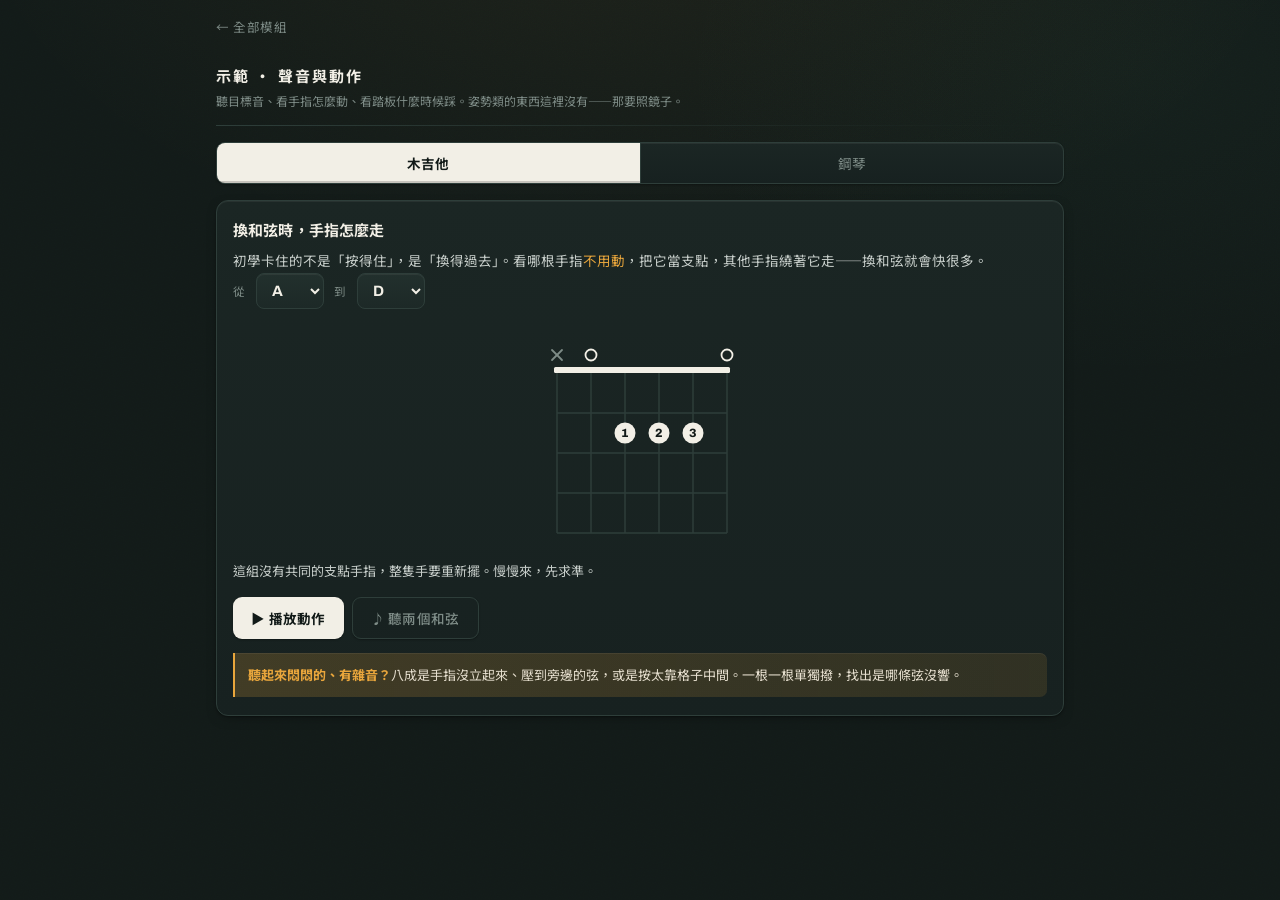
<file: demo.html>
<!DOCTYPE html>
<html lang="zh-Hant">
<head>
<meta charset="utf-8">
<meta name="viewport" content="width=device-width, initial-scale=1">
<title>示範 · 聲音與動作</title>
<link rel="preconnect" href="https://fonts.googleapis.com">
<link rel="preconnect" href="https://fonts.gstatic.com" crossorigin>
<link href="https://fonts.googleapis.com/css2?family=Archivo:wght@600;700;800&family=Noto+Sans+TC:wght@400;500;700&display=swap" rel="stylesheet">
<link rel="manifest" href="manifest.json">
<meta name="theme-color" content="#121A18">
<meta name="mobile-web-app-capable" content="yes">
<link rel="apple-touch-icon" href="icons/icon-192.png">
<link rel="stylesheet" href="shared/tokens.css">
<script>
/* tokens.css 載入失敗時的 inline fallback。值要與 shared/tokens.css 一致。 */
(function(){
  if(getComputedStyle(document.documentElement).getPropertyValue("--ink").trim()) return;
  var s=document.createElement("style");
  s.textContent=":root{--ink:#121A18;--ink-2:#1A2523;--ink-3:#243230;--line:#2E3E3A;"+
    "--paper:#F2EFE6;--dim:#7E8C87;--amber:#E9A63C;--good:#5FBF8F;--bad:#D8695E;--radius:10px}"+
    ".mp-back{display:inline-block;margin:14px 0 0;font-size:12px;color:#7E8C87;text-decoration:none}";
  document.head.appendChild(s);
})();
</script>
<style>
  *{ box-sizing:border-box; margin:0; padding:0; }
  body{
    background:var(--ink); color:var(--paper);
    font-family:"Noto Sans TC", system-ui, sans-serif;
    -webkit-font-smoothing:antialiased; padding-bottom:48px;
  }
  .wrap{ max-width:620px; margin:0 auto; padding:0 16px; }
  header{ padding:20px 0 16px; border-bottom:1px solid var(--line); }
  h1{ font-size:15px; font-weight:700; letter-spacing:.08em; }
  header p{ font-size:12px; color:var(--dim); margin-top:5px; line-height:1.6; }

  .seg{ display:flex; border:1px solid var(--line); border-radius:9px;
        overflow:hidden; margin:16px 0; }
  .seg button{
    flex:1; background:transparent; color:var(--dim); border:none;
    border-right:1px solid var(--line); padding:10px 6px; cursor:pointer;
    font-family:inherit; font-size:13.5px;
  }
  .seg button:last-child{ border-right:none; }
  .seg button[aria-pressed="true"]{ background:var(--paper); color:var(--ink); font-weight:700; }
  .seg button:focus-visible{ outline:2px solid var(--amber); outline-offset:-2px; }

  .card{ background:var(--ink-2); border:1px solid var(--line);
         border-radius:12px; padding:18px 16px; margin-bottom:12px; }
  h2{ font-size:15px; font-weight:700; margin-bottom:8px; }
  .body{ font-size:13.5px; color:#C8CFCB; line-height:1.85; }
  .body b{ color:var(--paper); font-weight:500; }
  .body em{ font-style:normal; color:var(--amber); }

  .picker{ display:flex; align-items:center; gap:10px; flex-wrap:wrap; margin-bottom:6px; }
  .picker label{ font-size:11.5px; color:var(--dim); letter-spacing:.08em; }
  select{
    background:var(--ink-3); color:var(--paper); border:1px solid var(--line);
    border-radius:8px; padding:8px 11px; font-family:"Archivo",sans-serif;
    font-weight:700; font-size:15px; cursor:pointer;
  }
  select:focus{ outline:2px solid var(--amber); outline-offset:1px; }

  .btnrow{ display:flex; gap:8px; flex-wrap:wrap; margin-top:14px; }
  .btn{
    background:var(--paper); color:var(--ink); border:none; border-radius:9px;
    padding:10px 18px; font-family:inherit; font-size:13.5px; font-weight:700;
    cursor:pointer;
  }
  .btn.alt{ background:transparent; color:var(--dim); border:1px solid var(--line); font-weight:500; }
  .btn.alt:hover{ color:var(--paper); border-color:var(--dim); }
  .btn:focus-visible{ outline:2px solid var(--amber); outline-offset:2px; }

  .fig{ display:flex; justify-content:center; margin:16px 0 4px; }
  .cap{ font-size:11.5px; color:var(--dim); text-align:center; line-height:1.7; }
  svg{ display:block; max-width:100%; height:auto; }

  .warn{
    margin-top:14px; padding:11px 13px;
    background:rgba(233,166,60,.09); border-left:2px solid var(--amber);
    border-radius:0 7px 7px 0; font-size:13px; line-height:1.75; color:#E6DFCF;
  }
  .warn b{ color:var(--amber); font-weight:700; }
  .anchor{ font-size:13px; color:#C8CFCB; margin-top:10px; line-height:1.8; }
  .anchor b{ color:var(--amber); font-weight:700; }
</style>
<link rel="stylesheet" href="shared/skin.css">
</head>
<body>
<div class="wrap">

  <a class="mp-back" href="index.html">← 全部模組</a>

  <header>
    <h1>示範 · 聲音與動作</h1>
    <p>聽目標音、看手指怎麼動、看踏板什麼時候踩。姿勢類的東西這裡沒有——那要照鏡子。</p>
  </header>

  <div class="seg" id="inst">
    <button type="button" data-v="guitar" aria-pressed="true">木吉他</button>
    <button type="button" data-v="piano"  aria-pressed="false">鋼琴</button>
  </div>

  <div id="board"></div>

</div>

<script src="shared/chords.js"></script>
<script src="shared/pitch.js"></script>
<script src="shared/audio.js"></script>
<script>
(function(){
  "use strict";

  if(!window.MP||!MP.chords||!MP.pitch||!MP.audio){
    document.body.innerHTML='<p style="max-width:640px;margin:48px auto;padding:0 16px;font-family:system-ui,sans-serif;font-size:14px;line-height:1.9;color:#F2EFE6">共用檔案載入失敗（需要 shared/chords.js、shared/pitch.js、shared/audio.js）。請確認這個 HTML 與 shared/ 資料夾放在同一層。</p>';
    return;
  }
  var SVGNS="http://www.w3.org/2000/svg";
  var $=function(id){ return document.getElementById(id); };
  function mk(t,a){ var e=document.createElementNS(SVGNS,t); for(var k in a) e.setAttribute(k,a[k]); return e; }
  function tx(x,y,s,o){ o=o||{};
    var t=mk("text",{x:x,y:y,"text-anchor":o.anchor||"middle",
      "font-family":o.mono?"Archivo, sans-serif":"'Noto Sans TC', sans-serif",
      "font-size":o.size||12,"font-weight":o.weight||600,fill:o.fill||"var(--paper)"});
    t.textContent=s; return t; }

  /* ================= 音訊 ================= */

  var ctx=null, master=null;
  function audio(){
    if(!ctx){
      ctx=new (window.AudioContext||window.webkitAudioContext)();
      master=ctx.createGain(); master.gain.value=0.5; master.connect(ctx.destination);
    }
    if(ctx.state==="suspended") ctx.resume();
    return ctx;
  }
  var mtof=MP.pitch.mtof;

  /* 音色改成先算取樣緩衝再播（shared/audio.js，參數移植自 PitchPal）。
     吉他是真正的 Karplus–Strong，用 oscillator 做不出來。
     GAIN 是把單音壓到能同時疊好幾個而不爆掉的係數。 */
  var GAIN={ guitar:0.28, piano:0.22 };
  function pluck(freq,t,dur){
    MP.audio.playNote("guitar",ctx,master,freq,t,dur,{gain:GAIN.guitar});
  }
  function key(freq,t,dur){
    MP.audio.playNote("piano",ctx,master,freq,t,dur,{gain:GAIN.piano});
  }

  /* ================= 吉他資料 ================= */

  var OPEN=MP.chords.GUITAR_TUNING;
  /* 這個模組要示範哪幾個和弦。指型資料在 shared/chords.js。 */
  var G={};
  ["A","Am","C","D","Dm","E","Em","G"].forEach(function(k){ G[k]=MP.chords.GUITAR_SHAPES[k]; });
  var gFrom="A", gTo="D", gPhase=0, gRaf=null;

  function strum(name,t0){
    var d=G[name];
    d.frets.forEach(function(fr,s){
      if(fr===null) return;
      pluck(mtof(OPEN[s]+fr), t0+s*0.028, 2.2);
    });
  }

  var fingerPos=MP.chords.fingerPositions;
  function anchors(){ return MP.chords.commonFingers(G[gFrom],G[gTo]); }

  function animBoard(p){
    var W=210,SP=34,X0=22,Y0=48,FH=40,NF=4;
    var svg=mk("svg",{viewBox:"0 0 "+W+" "+(Y0+FH*NF+16),width:W});
    svg.appendChild(mk("rect",{x:X0-3,y:Y0-6,width:SP*5+6,height:6,fill:"var(--paper)",rx:1.5}));
    for(var f=1;f<=NF;f++)
      svg.appendChild(mk("line",{x1:X0,y1:Y0+FH*f,x2:X0+SP*5,y2:Y0+FH*f,stroke:"var(--line)","stroke-width":1.5}));
    for(var s=0;s<6;s++)
      svg.appendChild(mk("line",{x1:X0+SP*s,y1:Y0,x2:X0+SP*s,y2:Y0+FH*NF,stroke:"var(--line)","stroke-width":1.5}));

    var cur = p<0.5 ? G[gFrom] : G[gTo];
    cur.frets.forEach(function(fr,s){
      var x=X0+SP*s, y=Y0-18;
      if(fr===null){
        var g=mk("g",{stroke:"var(--dim)","stroke-width":1.8,"stroke-linecap":"round"});
        g.appendChild(mk("line",{x1:x-5,y1:y-5,x2:x+5,y2:y+5}));
        g.appendChild(mk("line",{x1:x+5,y1:y-5,x2:x-5,y2:y+5}));
        svg.appendChild(g);
      } else if(fr===0){
        svg.appendChild(mk("circle",{cx:x,cy:y,r:5.5,fill:"none",stroke:"var(--paper)","stroke-width":1.8}));
      }
    });

    var a=fingerPos(G[gFrom]), b=fingerPos(G[gTo]), anc=anchors();
    var e = p<0.5 ? 2*p*p : 1-Math.pow(-2*p+2,2)/2;

    [1,2,3,4].forEach(function(fg){
      var A=a[fg], B=b[fg];
      if(!A && !B) return;
      var held = anc.indexOf(String(fg))>=0;
      var pos, op;
      if(A && B){ 
        pos={ s:A.s+(B.s-A.s)*e, f:A.f+(B.f-A.f)*e }; op=1;
      } else if(A){ pos=A; op=1-e; }
      else { pos=B; op=e; }
      var cx=X0+SP*pos.s, cy=Y0+FH*(pos.f-1)+FH/2;
      svg.appendChild(mk("circle",{cx:cx,cy:cy,r:10.5,
        fill: held?"var(--amber)":"var(--paper)", opacity:op}));
      svg.appendChild(tx(cx,cy+4,fg,{size:12,weight:800,mono:true,
        fill: held?"#241703":"var(--ink)", }));
    });
    return svg;
  }

  function guitarPanel(){
    var b=$("board"); b.innerHTML="";

    var c=document.createElement("div"); c.className="card";
    c.innerHTML='<h2>換和弦時，手指怎麼走</h2><p class="body">'+
      '初學卡住的不是「按得住」，是「換得過去」。看哪根手指<em>不用動</em>，把它當支點，'+
      '其他手指繞著它走——換和弦就會快很多。</p>';

    var pick=document.createElement("div"); pick.className="picker";
    function sel(v,on){
      var s=document.createElement("select");
      Object.keys(G).forEach(function(k){
        var o=document.createElement("option"); o.value=k; o.textContent=k;
        if(k===v) o.selected=true; s.appendChild(o);
      });
      s.addEventListener("change",function(){ on(s.value); guitarPanel(); });
      return s;
    }
    var l1=document.createElement("label"); l1.textContent="從";
    var l2=document.createElement("label"); l2.textContent="到";
    pick.appendChild(l1); pick.appendChild(sel(gFrom,function(v){gFrom=v;}));
    pick.appendChild(l2); pick.appendChild(sel(gTo,function(v){gTo=v;}));
    c.appendChild(pick);

    var fig=document.createElement("div"); fig.className="fig";
    fig.appendChild(animBoard(gPhase));
    c.appendChild(fig);

    var anc=anchors();
    var an=document.createElement("p"); an.className="anchor";
    an.innerHTML = anc.length
      ? "不用動的手指：<b>"+anc.map(function(f){return f+"號";}).join("、")+"</b>（圖上橘色）。按著別放。"
      : "這組沒有共同的支點手指，整隻手要重新擺。慢慢來，先求準。";
    c.appendChild(an);

    var row=document.createElement("div"); row.className="btnrow";
    var b1=document.createElement("button"); b1.className="btn"; b1.textContent="▶ 播放動作";
    b1.addEventListener("click",function(){
      cancelAnimationFrame(gRaf);
      var t0=performance.now();
      (function loop(now){
        var p=Math.min(1,(now-t0)/1400);
        fig.innerHTML=""; fig.appendChild(animBoard(p));
        if(p<1) gRaf=requestAnimationFrame(loop);
        else setTimeout(function(){ gPhase=0; fig.innerHTML=""; fig.appendChild(animBoard(0)); },900);
      })(t0);
    });
    var b2=document.createElement("button"); b2.className="btn alt"; b2.textContent="♪ 聽兩個和弦";
    b2.addEventListener("click",function(){
      audio(); var t=ctx.currentTime+0.05;
      strum(gFrom,t); strum(gTo,t+1.5);
    });
    row.appendChild(b1); row.appendChild(b2);
    c.appendChild(row);

    var w=document.createElement("div"); w.className="warn";
    w.innerHTML="<b>聽起來悶悶的、有雜音？</b>八成是手指沒立起來、壓到旁邊的弦，或是按太靠格子中間。一根一根單獨撥，找出是哪條弦沒響。";
    c.appendChild(w);

    b.appendChild(c);
  }

  /* ================= 鋼琴 ================= */

  /* 這個模組要示範哪幾個鋼琴和弦。root/quality 在 shared/chords.js。 */
  var PIANO_LIST=["C","Dm","Em","F","G","Am","D","A","E"];
  var pProg=["C","G","Am","F"], pMode="sync", pRaf=null;

  /* ---------- 轉位 ----------
     系統裡到處在用「轉位」（指法圖、第 5 關、掉落練習），
     但沒有一個地方說它是什麼。這一段補上。 */

  var WPC=[0,2,4,5,7,9,11], BPREV={1:0,3:1,6:3,8:4,10:5};

  /* 把三個音畫在鍵盤上。lo 是畫面最左邊那個白鍵的半音值。 */
  function miniKeys(notes, lo, oct){
    var WW=20, WH=76, BW=13, BH=48, N=7*oct;
    var svg=mk("svg",{viewBox:"0 0 "+(WW*N)+" "+(WH+4), width:WW*N});
    var on={}; notes.forEach(function(m){ on[m]=true; });

    for(var i=0;i<N;i++){
      var semi=lo+Math.floor(i/7)*12+WPC[i%7];
      svg.appendChild(mk("rect",{x:i*WW,y:0,width:WW-1.5,height:WH,rx:2.5,
        fill:on[semi]?"var(--amber)":"var(--paper)"}));
      if(on[semi]){
        svg.appendChild(tx(i*WW+(WW-1.5)/2, WH-11, NOTE[semi%12],
          {size:10,weight:800,mono:true,fill:"#241703"}));
      }
    }
    for(var o=0;o<oct;o++){
      [1,3,6,8,10].forEach(function(pc){
        var idx=o*7+BPREV[pc], semi=lo+o*12+pc;
        svg.appendChild(mk("rect",{x:idx*WW+WW-BW/2,y:0,width:BW,height:BH,rx:2,
          fill:on[semi]?"var(--amber)":"var(--ink)"}));
      });
    }
    return svg;
  }

  var NOTE=["C","C#","D","D#","E","F","F#","G","G#","A","A#","B"];

  /* 原位 → 第一轉位 → 第二轉位：每次把最低音搬高八度 */
  function inversionsOf(name){
    var base=triad(name);
    return [
      { label:"原位",     notes:base.slice() },
      { label:"第一轉位", notes:[base[1], base[2], base[0]+12] },
      { label:"第二轉位", notes:[base[2], base[0]+12, base[1]+12] }
    ];
  }

  /* C→F→G 用不用轉位的差別。回傳每個和弦的實際音高。 */
  var VOICING={
    root: { label:"全部用原位",
            note:"手每次都要整個移過去。換和弦來不及，聽起來也一塊一塊的。",
            chords:[[60,64,67],[65,69,72],[67,71,74]] },      // C / F / G
    smooth:{ label:"用轉位 ✓",
             note:"每個音都只走最短的距離，手幾乎不用移動。這就是第 6 關要的。",
             chords:[[60,64,67],[60,65,69],[62,67,71]] }      // C / F/C / G/D
  };
  var vMode="smooth", invChord="C";

  function triad(n){
    var d=MP.chords.PIANO_CHORDS[n];
    return MP.chords.triad(d.root,d.q).map(function(s){ return 60+s; });
  }

  var MODES={
    none: { label:"不用踏板",   dur:0.55, note:"每個和弦之間有空隙，聽起來斷斷續續。" },
    hold: { label:"一直踩著",   dur:3.6,  note:"前一個和弦沒放掉，跟新和弦疊在一起——糊掉了。這是最常見的錯誤。" },
    sync: { label:"切分踩法 ✓", dur:1.05, note:"換和弦的瞬間<b>先放</b>踏板，新和弦彈下去<b>之後</b>再踩回去。聲音連得起來又不糊。" }
  };

  function playProg(){
    audio();
    var t0=ctx.currentTime+0.08, step=1.0, m=MODES[pMode];
    pProg.forEach(function(n,i){
      triad(n).forEach(function(mi){ key(mtof(mi),t0+i*step,m.dur); });
    });
    animate(t0,step*pProg.length);
  }

  function pedalFig(playhead){
    var W=300,H=132,X0=8,BW=(W-16)/4;
    var svg=mk("svg",{viewBox:"0 0 "+W+" "+H,width:W});

    pProg.forEach(function(n,i){
      svg.appendChild(mk("rect",{x:X0+BW*i+2,y:14,width:BW-4,height:38,rx:6,
        fill:"var(--ink-3)",stroke:"var(--line)"}));
      svg.appendChild(tx(X0+BW*i+BW/2,39,n,{size:16,weight:800,mono:true}));
    });
    svg.appendChild(tx(X0,8,"和弦",{size:9.5,fill:"var(--dim)",anchor:"start"}));
    svg.appendChild(tx(X0,72,"踏板",{size:9.5,fill:"var(--dim)",anchor:"start"}));

    var yD=100, yU=80;
    var pts=[];
    if(pMode==="none"){
      pts=[[X0,yU],[X0+BW*4,yU]];
    } else if(pMode==="hold"){
      pts=[[X0,yU],[X0+6,yD],[X0+BW*4,yD]];
    } else {
      pts.push([X0,yU],[X0+10,yD]);
      for(var i=1;i<4;i++){
        var x=X0+BW*i;
        pts.push([x-3,yD],[x,yU],[x+14,yU],[x+18,yD]);
      }
      pts.push([X0+BW*4,yD]);
    }
    var d=pts.map(function(p,i){ return (i?"L":"M")+p[0]+" "+p[1]; }).join(" ");
    svg.appendChild(mk("path",{d:d,fill:"none",stroke:"var(--amber)",
      "stroke-width":2.4,"stroke-linejoin":"round"}));
    svg.appendChild(tx(W-4,yU-5,"放",{size:9.5,fill:"var(--dim)",anchor:"end"}));
    svg.appendChild(tx(W-4,yD+13,"踩",{size:9.5,fill:"var(--dim)",anchor:"end"}));

    if(playhead!==null){
      var px=X0+BW*4*playhead;
      svg.appendChild(mk("line",{x1:px,y1:10,x2:px,y2:118,
        stroke:"var(--paper)","stroke-width":1.2,opacity:.7}));
    }
    return svg;
  }

  function animate(t0,dur){
    cancelAnimationFrame(pRaf);
    var fig=$("pedalfig");
    (function loop(){
      if(!fig) return;
      var p=(ctx.currentTime-t0)/dur;
      fig.innerHTML=""; fig.appendChild(pedalFig(Math.max(0,Math.min(1,p))));
      if(p<1) pRaf=requestAnimationFrame(loop);
      else { fig.innerHTML=""; fig.appendChild(pedalFig(null)); }
    })();
  }

  function pianoPanel(){
    var b=$("board"); b.innerHTML="";

    var c1=document.createElement("div"); c1.className="card";
    c1.innerHTML='<h2>先聽三和弦</h2><p class="body">'+
      '按下去之前先知道它該長什麼樣。聽完再彈，你會馬上知道自己有沒有按錯鍵。</p>';
    var row1=document.createElement("div"); row1.className="btnrow";
    PIANO_LIST.forEach(function(n){
      var bt=document.createElement("button");
      bt.className="btn alt"; bt.textContent=n;
      bt.style.fontFamily="Archivo, sans-serif"; bt.style.fontWeight="700";
      bt.addEventListener("click",function(){
        audio(); var t=ctx.currentTime+0.05;
        triad(n).forEach(function(m){ key(mtof(m),t,2.2); });
      });
      row1.appendChild(bt);
    });
    c1.appendChild(row1);
    b.appendChild(c1);

    /* ---- 轉位 ---- */
    var ci=document.createElement("div"); ci.className="card";
    ci.innerHTML='<h2>轉位是什麼</h2><p class="body">'+
      '和弦就是幾個音。<b>同樣那幾個音，誰在最下面</b>，決定它是第幾轉位——'+
      '音沒變，還是同一個和弦。<br>'+
      '推法：把<em>最下面的音搬到最上面</em>（高八度），就得到下一個轉位。</p>';

    var invSel=document.createElement("div"); invSel.className="picker";
    var invLab=document.createElement("label"); invLab.textContent="和弦";
    var invS=document.createElement("select");
    ["C","F","G","Am","Dm","Em"].forEach(function(n){
      var o=document.createElement("option"); o.value=n; o.textContent=n;
      if(n===invChord) o.selected=true; invS.appendChild(o);
    });
    invS.addEventListener("change",function(){ invChord=invS.value; pianoPanel(); });
    invSel.appendChild(invLab); invSel.appendChild(invS);
    ci.appendChild(invSel);

    var invBox=document.createElement("div"); invBox.className="diagrams";
    invBox.style.cssText="display:flex;flex-wrap:wrap;gap:18px;justify-content:center;margin-top:14px";
    inversionsOf(invChord).forEach(function(v){
      var w=document.createElement("div"); w.style.textAlign="center";
      w.appendChild(miniKeys(v.notes, 60, 2));
      var l=document.createElement("div");
      l.style.cssText="font-size:11.5px;color:var(--dim);letter-spacing:.1em;margin-top:7px";
      l.textContent=v.label+"　最低音 "+NOTE[v.notes[0]%12];
      w.appendChild(l);
      var bt=document.createElement("button");
      bt.className="btn alt"; bt.textContent="♪ 聽";
      bt.style.cssText="margin-top:8px;padding:7px 16px";
      bt.addEventListener("click",function(){
        audio(); var t=ctx.currentTime+0.05;
        v.notes.forEach(function(m){ key(mtof(m),t,2.2); });
      });
      w.appendChild(bt);
      invBox.appendChild(w);
    });
    ci.appendChild(invBox);

    var iw=document.createElement("div"); iw.className="warn";
    iw.innerHTML="<b>三個聽起來都是同一個和弦</b>，只是厚薄跟重心不同。"+
      "沒聽出差別是正常的——轉位的用處不在音色，在下面這件事。";
    ci.appendChild(iw);
    b.appendChild(ci);

    /* ---- 轉位有什麼用 ---- */
    var cv=document.createElement("div"); cv.className="card";
    cv.innerHTML='<h2>轉位有什麼用：讓手不要跳來跳去</h2><p class="body">'+
      '同樣是 <b>C → F → G</b>，兩種彈法聽聽看，也看看手要移多遠。</p>';

    var vseg=document.createElement("div"); vseg.className="seg";
    Object.keys(VOICING).forEach(function(k){
      var bt=document.createElement("button");
      bt.type="button"; bt.textContent=VOICING[k].label;
      bt.setAttribute("aria-pressed", k===vMode?"true":"false");
      bt.addEventListener("click",function(){ vMode=k; pianoPanel(); });
      vseg.appendChild(bt);
    });
    cv.appendChild(vseg);

    var vbox=document.createElement("div");
    vbox.style.cssText="display:flex;flex-wrap:wrap;gap:16px;justify-content:center;margin-top:14px";
    ["C","F","G"].forEach(function(nm,i){
      var w=document.createElement("div"); w.style.textAlign="center";
      w.appendChild(miniKeys(VOICING[vMode].chords[i], 60, 2));
      var l=document.createElement("div");
      l.style.cssText="font-family:Archivo,sans-serif;font-weight:700;font-size:13px;margin-top:7px";
      l.textContent=nm;
      w.appendChild(l);
      vbox.appendChild(w);
    });
    cv.appendChild(vbox);

    var vc=document.createElement("p"); vc.className="cap";
    vc.style.marginTop="10px";
    vc.textContent=VOICING[vMode].note;
    cv.appendChild(vc);

    var vrow=document.createElement("div"); vrow.className="btnrow";
    var vb=document.createElement("button");
    vb.className="btn"; vb.textContent="▶ 播放 C – F – G";
    vb.addEventListener("click",function(){
      audio();
      var bufs=VOICING[vMode].chords.map(function(ch){
        return ch.map(function(m){ return MP.audio.noteBuffer("piano",ctx,mtof(m),1.6); });
      });
      var t=ctx.currentTime+0.08;
      bufs.forEach(function(ch,i){
        ch.forEach(function(bf){
          MP.audio.playBuffer(ctx,master,bf,t+i*1.1,
            {cutoff:MP.audio.LOWPASS.piano, gain:GAIN.piano});
        });
      });
    });
    vrow.appendChild(vb);
    cv.appendChild(vrow);

    var vw=document.createElement("div"); vw.className="warn";
    vw.innerHTML="<b>怎麼自己找？</b>下一個和弦要按的三個音裡，"+
      "<em>有哪個音是現在就按著的？那個手指不要動</em>，其他手指移到最近的位置。"+
      "這跟吉他找支點手指是同一件事。";
    cv.appendChild(vw);
    b.appendChild(cv);

    var c2=document.createElement("div"); c2.className="card";
    c2.innerHTML='<h2>延音踏板的時機</h2><p class="body">'+
      '踏板不是「踩著就好」。踩錯時機比不踩還難聽——前後兩個和弦會疊在一起變成一團。<br>'+
      '三種踩法都聽一次，差別非常明顯。</p>';

    var seg=document.createElement("div"); seg.className="seg";
    Object.keys(MODES).forEach(function(k){
      var bt=document.createElement("button");
      bt.type="button"; bt.textContent=MODES[k].label;
      bt.setAttribute("aria-pressed", k===pMode?"true":"false");
      bt.addEventListener("click",function(){ pMode=k; pianoPanel(); });
      seg.appendChild(bt);
    });
    c2.appendChild(seg);

    var fig=document.createElement("div");
    fig.className="fig"; fig.id="pedalfig";
    fig.appendChild(pedalFig(null));
    c2.appendChild(fig);

    var cap=document.createElement("p"); cap.className="cap";
    cap.innerHTML=MODES[pMode].note;
    c2.appendChild(cap);

    var row2=document.createElement("div"); row2.className="btnrow";
    var pb=document.createElement("button");
    pb.className="btn"; pb.textContent="▶ 播放 C – G – Am – F";
    pb.addEventListener("click",playProg);
    row2.appendChild(pb);
    c2.appendChild(row2);

    var w=document.createElement("div"); w.className="warn";
    w.innerHTML="<b>切分踩法是唯一要練成反射的踏板動作。</b>口訣：<b>手先，腳後</b>。新和弦的手按下去了，腳才踩回去。順序反過來就會糊。";
    c2.appendChild(w);

    b.appendChild(c2);
  }

  /* ================= 切換 ================= */

  var inst = /[?&]inst=piano/.test(location.search) ? "piano" : "guitar";

  /* 預設樂器由 index.html 的「今天練什麼」透過 ?inst= 帶進來 */
  function syncInst(){
    Array.prototype.forEach.call($("inst").children, function(x){
      x.setAttribute("aria-pressed", x.dataset.v === inst ? "true" : "false");
    });
    var back = document.querySelector(".mp-back");
    if(back) back.href = "index.html" + (inst === "piano" ? "?inst=piano" : "");
  }

  function render(){ inst==="guitar" ? guitarPanel() : pianoPanel(); }

  $("inst").addEventListener("click",function(e){
    var bt=e.target.closest("button"); if(!bt) return;
    cancelAnimationFrame(gRaf); cancelAnimationFrame(pRaf);
    inst=bt.dataset.v;
    syncInst();
    render();
  });

  syncInst();
  render();
})();
</script>
<script src="shared/sw-register.js"></script>
</body>
</html>
</file>
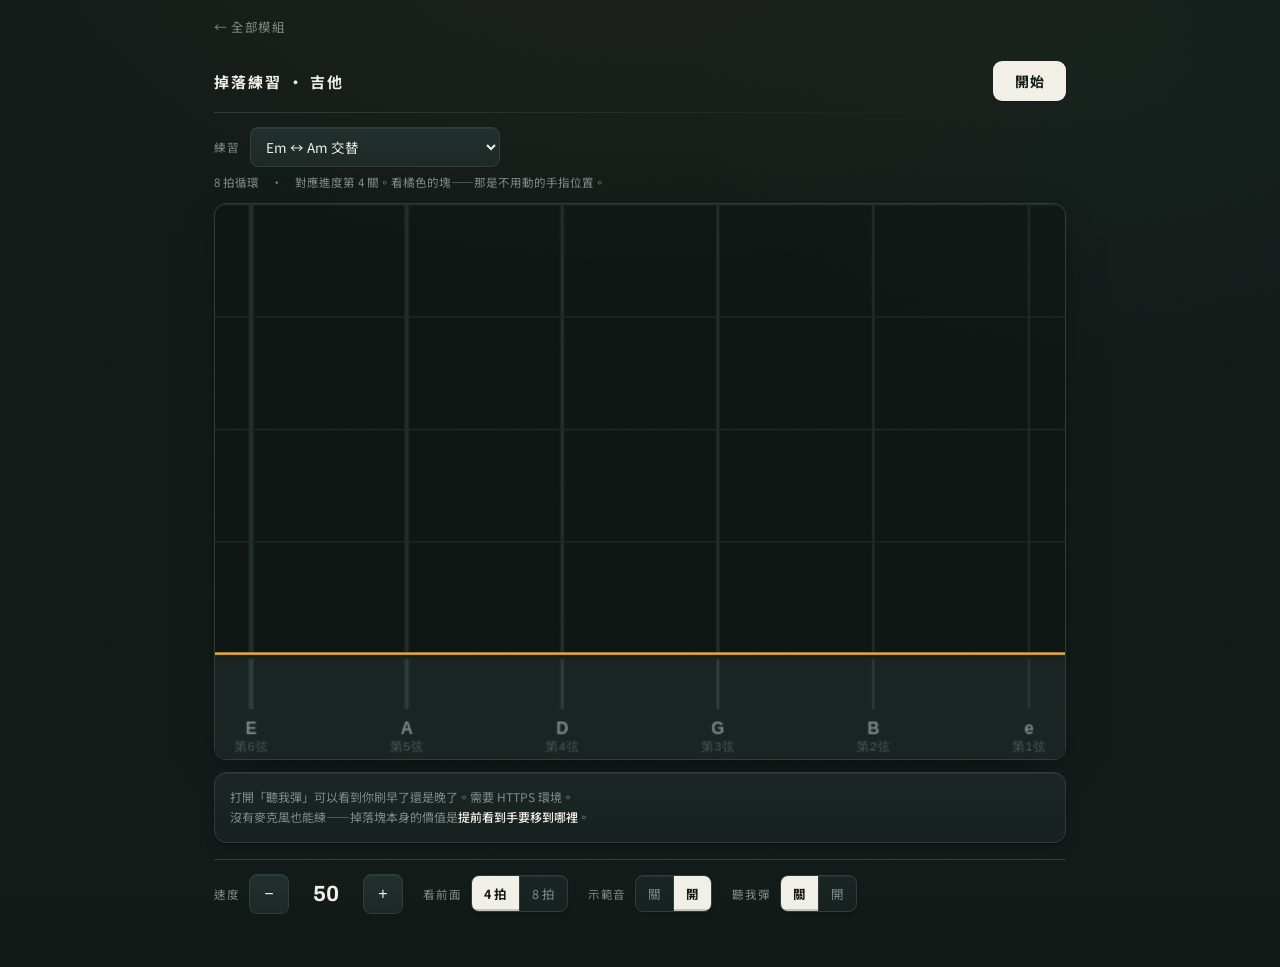
<file: falling-guitar.html>
<!DOCTYPE html>
<html lang="zh-Hant">
<head>
<meta charset="utf-8">
<meta name="viewport" content="width=device-width, initial-scale=1">
<title>掉落練習 · 吉他</title>
<link rel="preconnect" href="https://fonts.googleapis.com">
<link rel="preconnect" href="https://fonts.gstatic.com" crossorigin>
<link href="https://fonts.googleapis.com/css2?family=Archivo:wght@600;700;800&family=Noto+Sans+TC:wght@400;500;700&display=swap" rel="stylesheet">
<link rel="manifest" href="manifest.json">
<meta name="theme-color" content="#121A18">
<meta name="mobile-web-app-capable" content="yes">
<link rel="apple-touch-icon" href="icons/icon-192.png">
<link rel="stylesheet" href="shared/tokens.css">
<script>
/* tokens.css 載入失敗時的 inline fallback。值要與 shared/tokens.css 一致。 */
(function(){
  if(getComputedStyle(document.documentElement).getPropertyValue("--ink").trim()) return;
  var s=document.createElement("style");
  s.textContent=":root{--ink:#121A18;--ink-2:#1A2523;--ink-3:#243230;--line:#2E3E3A;"+
    "--paper:#F2EFE6;--dim:#7E8C87;--amber:#E9A63C;--good:#5FBF8F;--bad:#D8695E;--radius:10px}"+
    ".mp-back{display:inline-block;margin:14px 0 0;font-size:12px;color:#7E8C87;text-decoration:none}";
  document.head.appendChild(s);
})();
</script>
<style>
  *{ box-sizing:border-box; margin:0; padding:0; }
  body{ background:var(--ink); color:var(--paper);
        font-family:"Noto Sans TC", system-ui, sans-serif;
        -webkit-font-smoothing:antialiased; padding-bottom:40px; }
  .wrap{ max-width:640px; margin:0 auto; padding:0 14px; }

  header{ padding:16px 0 12px; border-bottom:1px solid var(--line);
          display:flex; align-items:center; justify-content:space-between; gap:12px; }
  h1{ font-size:15px; font-weight:700; letter-spacing:.08em; }
  .run{ background:var(--paper); color:var(--ink); border:none; border-radius:9px;
        padding:10px 22px; font-family:inherit; font-size:14px; font-weight:700; cursor:pointer; }
  .run.on{ background:var(--amber); color:#241703; }
  .run:focus-visible{ outline:2px solid var(--amber); outline-offset:3px; }

  .picker{ display:flex; align-items:center; gap:10px; margin:14px 0 6px; flex-wrap:wrap; }
  .picker label{ font-size:11.5px; color:var(--dim); letter-spacing:.08em; }
  select{ background:var(--ink-3); color:var(--paper); border:1px solid var(--line);
          border-radius:8px; padding:8px 11px; font-family:inherit; font-size:13.5px; cursor:pointer; }
  select:focus{ outline:2px solid var(--amber); outline-offset:1px; }
  .meta{ font-size:11.5px; color:var(--dim); line-height:1.7; margin-bottom:10px; }

  canvas{ display:block; width:100%; border:1px solid var(--line);
          border-radius:12px; background:var(--ink-2); }

  .fb{ background:var(--ink-2); border:1px solid var(--line); border-radius:12px;
       padding:14px 15px; margin-top:12px; }
  .fbrow{ display:flex; justify-content:space-between; align-items:baseline; margin-bottom:8px; }
  .fbrow:last-of-type{ margin-bottom:0; }
  .fblab{ font-size:12px; color:var(--dim); }
  .fbval{ font-family:"Archivo",sans-serif; font-weight:800; font-size:17px;
          font-variant-numeric:tabular-nums; }
  .fbval.ok{ color:var(--good); } .fbval.off{ color:var(--amber); } .fbval.bad{ color:var(--bad); }
  .fbnote{ font-size:12px; color:var(--dim); line-height:1.7; margin-top:10px;
           padding-top:10px; border-top:1px solid var(--line); }
  .fbnote b{ color:var(--paper); font-weight:500; }

  .panel{ border-top:1px solid var(--line); margin-top:16px; padding-top:14px;
          display:flex; flex-direction:column; gap:13px; }
  .row{ display:flex; flex-wrap:wrap; align-items:center; gap:11px 20px; }
  .field{ display:flex; align-items:center; gap:9px; }
  .field > label{ font-size:11.5px; color:var(--dim); letter-spacing:.08em; }
  .step{ width:40px; height:40px; border-radius:8px; background:var(--ink-3);
         color:var(--paper); border:1px solid var(--line); cursor:pointer; font-size:16px; }
  .step:hover{ background:var(--line); }
  .bv{ font-family:"Archivo",sans-serif; font-weight:700; font-size:22px;
       min-width:56px; text-align:center; font-variant-numeric:tabular-nums; }
  .seg{ display:flex; border:1px solid var(--line); border-radius:8px; overflow:hidden; }
  .seg button{ background:transparent; color:var(--dim); border:none;
               border-right:1px solid var(--line); padding:8px 12px; font-size:12.5px;
               cursor:pointer; font-family:inherit; }
  .seg button:last-child{ border-right:none; }
  .seg button[aria-pressed="true"]{ background:var(--paper); color:var(--ink); font-weight:700; }
  .seg button:focus-visible{ outline:2px solid var(--amber); outline-offset:-2px; }

  .err{ background:rgba(216,105,94,.1); border-left:2px solid var(--bad);
        border-radius:0 7px 7px 0; padding:11px 13px; font-size:12.5px;
        line-height:1.75; color:#F0D6D2; }
  .err b{ color:var(--bad); }
  .err code{ font-family:"Archivo",monospace; background:rgba(0,0,0,.25);
             padding:1px 5px; border-radius:3px; }
</style>
<link rel="stylesheet" href="shared/skin.css">
</head>
<body>
<div class="wrap">

  <a class="mp-back" href="index.html">← 全部模組</a>

  <header>
    <h1>掉落練習 · 吉他</h1>
    <button class="run" id="run" type="button">開始</button>
  </header>

  <div class="picker">
    <label for="ex">練習</label>
    <select id="ex"></select>
  </div>
  <p class="meta" id="meta"></p>

  <canvas id="cv" width="612" height="400"></canvas>

  <div class="fb" id="fb"></div>

  <div class="panel">
    <div class="row">
      <div class="field">
        <label>速度</label>
        <button class="step" id="bd" type="button" aria-label="降速">−</button>
        <div class="bv" id="bv">50</div>
        <button class="step" id="bu" type="button" aria-label="加速">+</button>
      </div>
      <div class="field">
        <label>看前面</label>
        <div class="seg" id="lead">
          <button type="button" data-v="4" aria-pressed="true">4 拍</button>
          <button type="button" data-v="8" aria-pressed="false">8 拍</button>
        </div>
      </div>
      <div class="field">
        <label>示範音</label>
        <div class="seg" id="demo">
          <button type="button" data-v="off" aria-pressed="false">關</button>
          <button type="button" data-v="on"  aria-pressed="true">開</button>
        </div>
      </div>
      <div class="field">
        <label>聽我彈</label>
        <div class="seg" id="micseg">
          <button type="button" data-v="off" aria-pressed="true">關</button>
          <button type="button" data-v="on"  aria-pressed="false">開</button>
        </div>
      </div>
    </div>
    <div id="gate"></div>
  </div>

</div>

<script src="shared/chords.js"></script>
<script src="shared/theory.js"></script>
<script src="shared/store.js"></script>
<script src="shared/pitch.js"></script>
<script src="shared/audio.js"></script>
<script src="shared/clock.js"></script>
<script src="shared/timing.js"></script>
<script>
(function(){
  "use strict";

  if(!window.MP||!MP.chords||!MP.theory||!MP.store||!MP.pitch||!MP.audio||!MP.clock||!MP.timing){
    document.body.innerHTML='<p style="max-width:640px;margin:48px auto;padding:0 16px;font-family:system-ui,sans-serif;font-size:14px;line-height:1.9;color:#F2EFE6">共用檔案載入失敗（需要 shared/chords.js、shared/pitch.js、shared/audio.js、shared/clock.js、shared/timing.js）。請確認這個 HTML 與 shared/ 資料夾放在同一層。</p>';
    return;
  }
  var $=function(id){ return document.getElementById(id); };
  var OPEN=MP.chords.GUITAR_TUNING;             // 第6弦 → 第1弦
  var NAMES=["C","C#","D","D#","E","F","F#","G","G#","A","A#","B"];

  /* 指型取自 shared/chords.js —— 跟 fingering、chord-trainer 同一份 */
  var SHAPE={};
  ["Em","Am","A","D","E","C","G"].forEach(function(n){
    SHAPE[n]=MP.chords.GUITAR_SHAPES[n].frets;
  });

  // e(起始拍, 長度, [六弦格數或 null], 標籤, 刷弦方向)
  function chord(b,d,name,dir){
    return { b:b, d:d, frets:SHAPE[name].slice(), label:name, dir:dir||null, poly:true };
  }
  function pluck(b,d,str,fret,label){
    var f=[null,null,null,null,null,null]; f[str]=fret;
    return { b:b, d:d, frets:f, label:label||null, poly:false };
  }

  var EX={
    emam:{ name:"Em ↔ Am 交替", note:"對應進度第 4 關。看橘色的塊——那是不用動的手指位置。", len:8,
      e:[ chord(0,3.6,"Em"), chord(4,3.6,"Am") ] },

    ade:{ name:"A – D – E 循環", note:"對應進度第 6 關。D 只彈四條弦,注意左邊兩條沒有塊。", len:12,
      e:[ chord(0,3.6,"A"), chord(4,3.6,"D"), chord(8,3.6,"E") ] },

    gcd:{ name:"G – C – D", note:"這三個和弦能伴很多歌。G 的手要張得比較開。", len:12,
      e:[ chord(0,3.6,"G"), chord(4,3.6,"C"), chord(8,3.6,"D") ] },

    arpEm:{ name:"分解和弦 · Em → Am（單音）", len:8,
      note:"一拍撥一條弦。開麥克風時,這個模式會判斷你每一條弦彈得對不對。",
      e:[ pluck(0,0.9,0,0,"Em"), pluck(1,0.9,2,2), pluck(2,0.9,3,0), pluck(3,0.9,4,0),
          pluck(4,0.9,1,0,"Am"), pluck(5,0.9,2,2), pluck(6,0.9,3,2), pluck(7,0.9,4,1) ] },

    down:{ name:"四拍下刷 · Em", note:"對應進度第 7 關。每拍一下,先求穩不求快。", len:8,
      e:[ chord(0,0.8,"Em","D"), chord(1,0.8,"Em","D"), chord(2,0.8,"Em","D"), chord(3,0.8,"Em","D"),
          chord(4,0.8,"Am","D"), chord(5,0.8,"Am","D"), chord(6,0.8,"Am","D"), chord(7,0.8,"Am","D") ] },

    ddu:{ name:"下 下上 上下上（進階）", len:8,
      note:"最常用的刷弦型。↓ 手往下,↑ 手往上。這個先不急,把和弦按乾淨再說。",
      e:[ chord(0,0.4,"Em","D"), chord(1,0.4,"Em","D"), chord(1.5,0.4,"Em","U"),
          chord(2.5,0.4,"Em","U"), chord(3,0.4,"Em","D"), chord(3.5,0.4,"Em","U"),
          chord(4,0.4,"Am","D"), chord(5,0.4,"Am","D"), chord(5.5,0.4,"Am","U"),
          chord(6.5,0.4,"Am","U"), chord(7,0.4,"Am","D"), chord(7.5,0.4,"Am","U") ] }
  };

  /* 自建曲目（songs.html 存的）轉成掉落練習：一小節一個和弦。
     只收得了有指型的和弦——沒有指型就畫不出格數，硬畫會是錯的。 */
  function songToExercise(rec){
    var names = rec.mode === "degree"
      ? rec.bars.map(function(t){ var r=MP.theory.degreeToChord(t, rec.key); return r.ok ? r.text : t; })
      : rec.bars.slice();
    var shapes=MP.chords.GUITAR_SHAPES;
    var missing=[], events=[];
    names.forEach(function(n,i){
      var sh=shapes[n];
      if(!sh){ if(missing.indexOf(n)<0) missing.push(n); return; }
      events.push({ b:i*rec.beats, d:rec.beats*0.9, frets:sh.frets.slice(),
                    label:n, dir:null, poly:true });
    });
    if(!events.length) return null;
    return { name:rec.title, len:names.length*rec.beats, e:events, mine:true,
             note:"我的曲目 · " + rec.beats + "/4 · " + names.length + " 小節" +
                  (missing.length ? "　⚠ 沒有指型、已略過：" + missing.join(" ") : "") };
  }

  var MINE={};
  function loadMine(){
    return MP.store.get(MP.store.KEYS.songs).then(function(list){
      if(!list) return;
      list.forEach(function(rec){
        var ex=songToExercise(rec);
        if(ex) MINE["mine:"+rec.id]=ex;
      });
    }).catch(function(){});
  }
  function allEx(){ var o={}; Object.keys(EX).forEach(function(k){o[k]=EX[k];});
                    Object.keys(MINE).forEach(function(k){o[k]=MINE[k];}); return o; }

  var S={ ex:"emam", bpm:50, lead:4, demo:"on", mic:"off", running:false };
  function X(){ return EX[S.ex] || MINE[S.ex]; }

  /* ---------- 音訊 ---------- */
  var ctx=null,out=null;
  function A(){
    if(!ctx){ ctx=new (window.AudioContext||window.webkitAudioContext)();
      out=ctx.createGain(); out.gain.value=0.5; out.connect(ctx.destination); }
    if(ctx.state==="suspended") ctx.resume();
    return ctx;
  }
  var mtof=MP.pitch.mtof, ftom=MP.pitch.ftom;

  /* 吉他改用真正的 Karplus–Strong 弦模擬（shared/audio.js）。
     和弦一起刷時每條弦要壓小聲一點，不然六條疊起來會爆。 */
  var PLUCK_GAIN={ poly:0.17, single:0.28 };
  function gpluck(freq,t,dur,poly){
    MP.audio.playNote("guitar",ctx,out,freq,t,dur,
      { gain: poly ? PLUCK_GAIN.poly : PLUCK_GAIN.single });
  }
  function click(t,down){
    MP.audio.click(ctx,out,t,down,
      { gainDown:0.2, gainUp:0.1, freqDown:1500, freqUp:900, decay:0.04 });
  }
  function playEv(e,t){
    var order=[0,1,2,3,4,5];
    if(e.dir==="U") order=order.slice().reverse();
    var k=0;
    order.forEach(function(s){
      if(e.frets[s]===null) return;
      gpluck(mtof(OPEN[s]+e.frets[s]), t+k*(e.poly?0.022:0), 2.2, e.poly);
      k++;
    });
  }

  /* ---------- 麥克風 ---------- */
  var mic=null,an=null,mbuf=null;
  /* 音頭偵測與時間差統計在 shared/timing.js */
  var onset=MP.timing.createOnsetDetector({minRms:0.02,rise:1.7,guard:0.1});
  /* file:// 在 Chrome 裡 isSecureContext 是 true 但仍拿不到麥克風，
     shared/pitch.js 有把這個特例處理掉 */
  var insecure=MP.pitch.isInsecure;
  function micOn(){
    if(insecure()){
      $("gate").innerHTML='<div class="err"><b>這個環境拿不到麥克風。</b>'+
        '瀏覽器只允許 <code>https://</code> 或 <code>localhost</code>。'+
        '掉落塊與示範音不受影響,可以正常練。</div>';
      setSeg("micseg","off"); S.mic="off"; return;
    }
    A();
    MP.pitch.requestMic({ctx:ctx}).then(function(h){
      mic=h; an=h.analyser; mbuf=h.buf;
      $("gate").innerHTML="";
    }).catch(function(){
      $("gate").innerHTML='<div class="err"><b>麥克風被拒絕。</b>在權限設定裡允許後重試。</div>';
      setSeg("micseg","off"); S.mic="off";
    });
  }
  function micOff(){
    MP.pitch.releaseMic(mic);   // ctx 共用，releaseMic 不會關掉它
    mic=null; an=null; mbuf=null; $("gate").innerHTML="";
  }
  /* 自相關音高偵測在 shared/pitch.js */
  function detect(buf,sr){ return MP.pitch.detect(buf,sr,{minRms:0.012}); }

  /* ---------- 幾何 ---------- */
  var cv=$("cv"), g=cv.getContext("2d");
  var W=cv.width, H=cv.height, FOOT=76, HIT=H-FOOT;
  var PAD=26, LW=(W-PAD*2)/5;                 // 六條弦道
  function laneX(s){ return PAD+LW*s; }

  function spb(){ return 60/S.bpm; }
  function leadSec(){ return S.lead*spb(); }
  function pps(){ return HIT/leadSec(); }

  var startT=0, lastMsg="";
  var offsets=MP.timing.createOffsets({limit:16,okAvg:30,offAvg:70,okSd:35,offSd:70});

  /* 圓角矩形跟樂器無關，放在 shared/clock.js。
     鍵盤幾何與六弦道各自留在自己檔案裡，那才是「畫成什麼樣」。 */
  function rr(x,y,w,h,r){ MP.clock.roundRect(g,x,y,w,h,r); }

  function draw(now){
    g.clearRect(0,0,W,H);
    var x=X(), sp=spb(), P=pps();
    var t = S.running ? (now-startT) : -leadSec();
    var loopSec = x.len*sp;

    // 弦道
    for(var s=0;s<6;s++){
      g.strokeStyle="#22302C"; g.lineWidth=3.4-s*0.42;
      g.beginPath(); g.moveTo(laneX(s),0); g.lineTo(laneX(s),HIT); g.stroke();
    }
    // 拍線
    g.strokeStyle="#1E2A27"; g.lineWidth=1;
    for(var k=0;k<=S.lead+1;k++){
      var bt=Math.ceil(t/sp)*sp+k*sp;
      var y=HIT-(bt-t)*P;
      if(y<0||y>HIT) continue;
      g.beginPath(); g.moveTo(0,y+.5); g.lineTo(W,y+.5); g.stroke();
    }

    var BW=Math.min(LW*0.72, 34);
    for(var rep=0;rep<2;rep++){
      x.e.forEach(function(e){
        var et=e.b*sp+rep*loopSec;
        var top=HIT-(et+e.d*sp-t)*P, bot=HIT-(et-t)*P;
        if(bot<-24||top>HIT+24) return;
        var live = bot>HIT-4 && top<HIT;

        e.frets.forEach(function(fr,s){
          if(fr===null) return;
          var cx=laneX(s), y0=Math.max(top,-24), y1=Math.min(bot,HIT);
          g.fillStyle = fr===0 ? (live?"#F2EFE6":"#C9C4B6") : (live?"#E9A63C":"#B9832C");
          rr(cx-BW/2, y0, BW, Math.max(4,y1-y0), 5);
          if(y1-y0>18){
            g.fillStyle="#1A1206"; g.font="700 13px Archivo, sans-serif";
            g.textAlign="center"; g.textBaseline="middle";
            g.fillText(fr, cx, y1-11);
          }
        });

        if(e.label && bot>0 && bot<HIT+30){
          g.fillStyle= live?"#F2EFE6":"#7E8C87";
          g.font="700 12px 'Noto Sans TC', sans-serif";
          g.textAlign="left"; g.textBaseline="alphabetic";
          g.fillText(e.label, 4, Math.min(bot-5, HIT-5));
        }
        if(e.dir && bot>0 && bot<HIT+20){
          g.fillStyle= live?"#E9A63C":"#5A6864";
          g.font="700 15px Archivo, sans-serif"; g.textAlign="right";
          g.fillText(e.dir==="D"?"↓":"↑", W-5, Math.min(bot-5, HIT-5));
        }
      });
    }

    // 判定線
    g.strokeStyle="#E9A63C"; g.lineWidth=2;
    g.beginPath(); g.moveTo(0,HIT); g.lineTo(W,HIT); g.stroke();

    // 弦名腳座
    var SN=["E","A","D","G","B","e"];
    g.fillStyle="#1A2523"; g.fillRect(0,HIT+2,W,FOOT-2);
    for(var s2=0;s2<6;s2++){
      g.strokeStyle="#2E3E3A"; g.lineWidth=3.4-s2*0.42;
      g.beginPath(); g.moveTo(laneX(s2),HIT+4); g.lineTo(laneX(s2),HIT+40); g.stroke();
      g.fillStyle="#7E8C87"; g.font="700 12px Archivo, sans-serif";
      g.textAlign="center"; g.textBaseline="alphabetic";
      g.fillText(SN[s2], laneX(s2), HIT+58);
      g.fillStyle="#4E5C58"; g.font="500 9px 'Noto Sans TC', sans-serif";
      g.fillText("第"+(6-s2)+"弦", laneX(s2), HIT+70);
    }

    if(S.running) raf=requestAnimationFrame(loop);
  }

  /* ---------- 引擎 ---------- */
  var raf=null,beatClock=null;

  /* 排程器在 shared/clock.js。示範音仍照事件時間各自排，
     因為刷弦事件不一定落在整拍上（下下上上下上）。 */
  function onBeat(index, t0){
    if(t0>ctx.currentTime) click(t0, index%4===0);
    if(S.demo!=="on") return;
    var x=X(), sp=spb(), loopSec=x.len*sp;
    x.e.forEach(function(e){
      for(var rep=0;rep<3;rep++){
        var et=startT+e.b*sp+rep*loopSec;
        if(et>ctx.currentTime && et<ctx.currentTime+0.4 && !e._p_[rep]){
          e._p_[rep]=true; playEv(e,et);
        }
      }
    });
  }

  function listen(){
    if(!an) return;
    an.getFloatTimeDomainData(mbuf);
    var d=detect(mbuf,ctx.sampleRate), now=ctx.currentTime;
    if(onset.feed(d.rms, now)){
      var x=X(), sp=spb(), loopSec=x.len*sp;
      var lt=(((now-startT)%loopSec)+loopSec)%loopSec;
      var evTimes=x.e.map(function(e){ return e.b*sp; });
      var best=MP.timing.nearestOffset(lt, evTimes, loopSec);
      var bestEv=null, bd=Infinity;
      x.e.forEach(function(e,i){
        var dt=Math.abs(lt-evTimes[i]);
        dt=Math.min(dt, loopSec-dt);
        if(dt<bd){ bd=dt; bestEv=e; }
      });
      if(best!==null) offsets.push(best*1000);

      lastMsg="";
      if(bestEv && !bestEv.poly && d.freq){
        var si=bestEv.frets.findIndex(function(f){ return f!==null; });
        var want=OPEN[si]+bestEv.frets[si];
        var got=Math.round(ftom(d.freq));
        if(got===want) lastMsg="第"+(6-si)+"弦 對";
        else lastMsg="第"+(6-si)+"弦 應該是 "+NAMES[want%12]+
             ",聽到 "+NAMES[((got%12)+12)%12];
      }
      paintFb();
    }
  }

  function paintFb(){
    var f=$("fb");
    if(S.mic!=="on"){
      f.innerHTML='<p class="fbnote" style="margin:0;padding:0;border:0">'+
        '打開「聽我彈」可以看到你刷早了還是晚了。需要 HTTPS 環境。<br>'+
        '沒有麥克風也能練——掉落塊本身的價值是<b>提前看到手要移到哪裡</b>。</p>';
      return;
    }
    var st=offsets.stats();
    if(!st){
      f.innerHTML=MP.timing.idleHtml("開始彈,這裡會顯示時間差。");
      return;
    }
    var extra = lastMsg
      ? MP.timing.row("音準", lastMsg, lastMsg.indexOf("對")>0?"ok":"bad", "font-size:13px")
      : "";
    /* 建議文案是吉他自己的：慢了通常是「換和弦來不及」 */
    var advice = st.onTime ? "時間差很小,這樣就對了。"
      : st.late ? "你平均慢了。多半是換和弦來不及——降速,先求乾淨。"
                : "你平均快了。刷弦搶在拍子前面,跟著節拍等一下。";
    advice += X().e[0].poly
      ? '<br>整個和弦一起刷時<b>只判斷時機</b>,不判斷哪條弦悶掉。要驗乾不乾淨用逐弦檢查,或練分解和弦。'
      : '<br>單音模式,每一條弦都會判斷音準。';
    f.innerHTML=MP.timing.rowsHtml(st, extra, advice);
  }

  /* ---------- 控制 ---------- */
  function loop(){
    if(!S.running) return;
    draw(ctx.currentTime);
    if(S.mic==="on") listen();
  }
  function resetPlayed(){ X().e.forEach(function(e){ e._p_=[false,false,false]; }); }
  function start(){
    A(); S.running=true;
    $("run").textContent="停止"; $("run").classList.add("on");
    startT=ctx.currentTime+leadSec();
    offsets.reset(); onset.reset(); lastMsg=""; resetPlayed();
    if(!beatClock) beatClock=MP.clock.createBeatClock(ctx,{ahead:0.3,intervalMs:40});
    beatClock.start(startT, spb, onBeat);
    raf=requestAnimationFrame(loop);
    paintFb();
  }
  function stop(){
    S.running=false;
    $("run").textContent="開始"; $("run").classList.remove("on");
    if(beatClock) beatClock.stop();
    cancelAnimationFrame(raf); draw(0);
  }
  function restart(){ if(S.running){ stop(); start(); } else draw(0); }

  $("run").addEventListener("click",function(){ S.running?stop():start(); });
  document.addEventListener("keydown",function(e){
    if(e.code==="Space"&&e.target.tagName!=="BUTTON"&&e.target.tagName!=="SELECT"){
      e.preventDefault(); S.running?stop():start();
    }
  });

  function setSeg(id,v){
    Array.prototype.forEach.call($(id).children,function(x){
      x.setAttribute("aria-pressed", x.dataset.v===v?"true":"false");
    });
  }
  function seg(id,fn){
    $(id).addEventListener("click",function(e){
      var b=e.target.closest("button"); if(!b) return;
      setSeg(id,b.dataset.v); fn(b.dataset.v);
    });
  }
  seg("lead",function(v){ S.lead=parseInt(v,10); restart(); });
  seg("demo",function(v){ S.demo=v; });
  seg("micseg",function(v){ S.mic=v; v==="on"?micOn():micOff(); paintFb(); });

  $("bu").addEventListener("click",function(){ S.bpm=Math.min(120,S.bpm+2); $("bv").textContent=S.bpm; restart(); });
  $("bd").addEventListener("click",function(){ S.bpm=Math.max(30,S.bpm-2); $("bv").textContent=S.bpm; restart(); });

  var sel=$("ex");

  function buildExList(){
    sel.innerHTML="";
    var all=allEx();
    Object.keys(all).forEach(function(k){
      all[k].e.forEach(function(e){ e._p_=[false,false,false]; });
    });
    var g1=document.createElement("optgroup"); g1.label="內建練習";
    Object.keys(EX).forEach(function(k){
      var o=document.createElement("option"); o.value=k; o.textContent=EX[k].name;
      g1.appendChild(o);
    });
    sel.appendChild(g1);
    var mine=Object.keys(MINE);
    if(mine.length){
      var g2=document.createElement("optgroup"); g2.label="我的曲目";
      mine.forEach(function(k){
        var o=document.createElement("option"); o.value=k; o.textContent=MINE[k].name;
        g2.appendChild(o);
      });
      sel.appendChild(g2);
    }
    sel.value=S.ex;
  }
  buildExList();
  sel.addEventListener("change",function(){ S.ex=sel.value; paintMeta(); paintFb(); restart(); });

  function paintMeta(){ $("meta").textContent=X().len+" 拍循環　·　"+X().note; }

  paintMeta(); paintFb(); draw(0);

  loadMine().then(function(){ buildExList(); });
  if(insecure()){
    $("gate").innerHTML='<div class="err">目前是 <code>file://</code> 環境,'+
      '「聽我彈」不能用。掉落塊與示範音正常。</div>';
  }

  /* 這個模組不分樂器，但要把 index.html 的選擇原樣帶回去，返回後才不會被重設 */
  (function(){
    var back=document.querySelector(".mp-back");
    if(back) back.href="index.html"+location.search;
  })();

})();
</script>
<script src="shared/sw-register.js"></script>
</body>
</html>
</file>
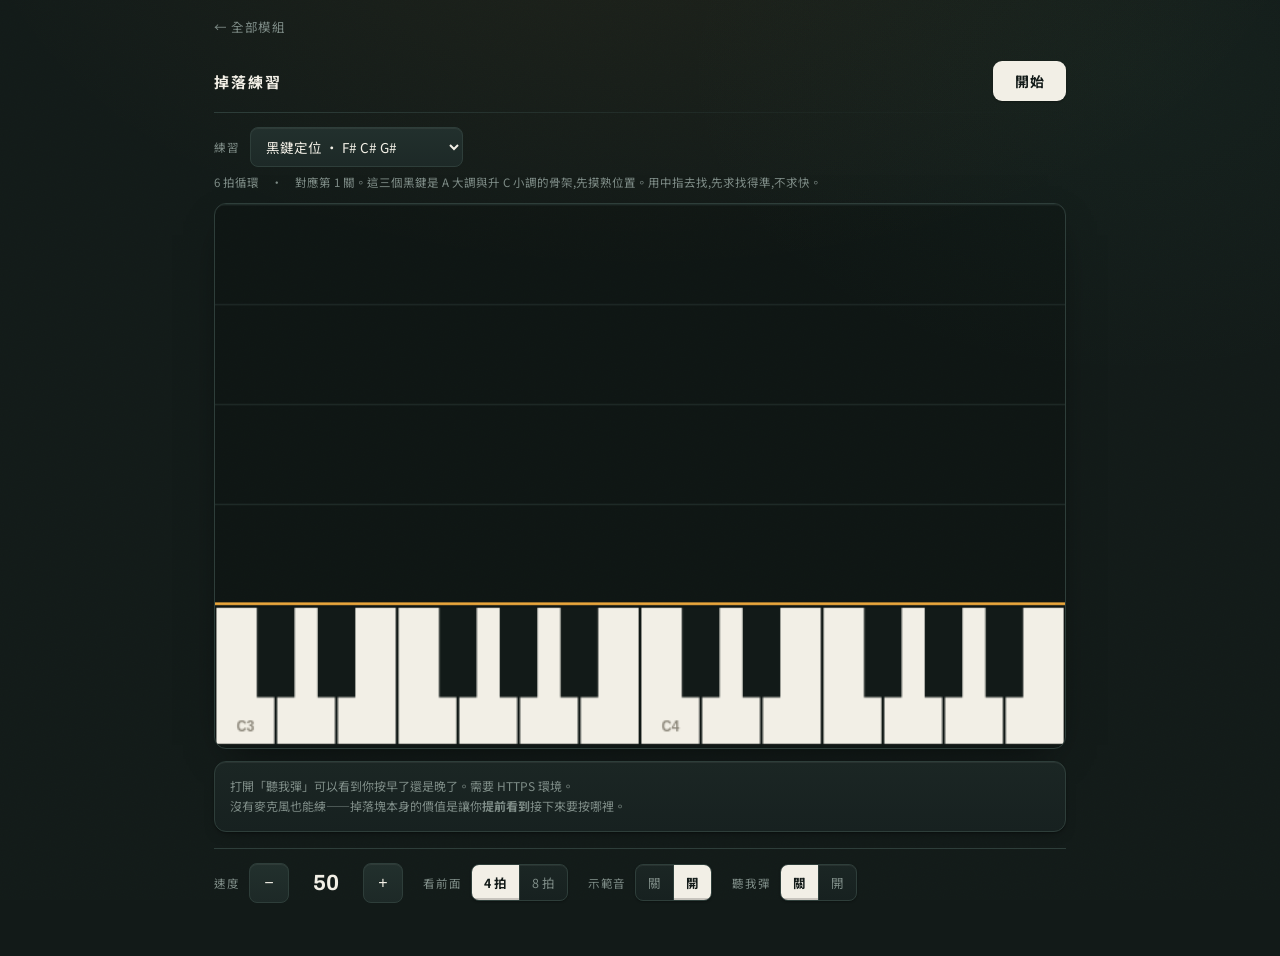
<file: falling.html>
<!DOCTYPE html>
<html lang="zh-Hant">
<head>
<meta charset="utf-8">
<meta name="viewport" content="width=device-width, initial-scale=1">
<title>掉落練習</title>
<link rel="preconnect" href="https://fonts.googleapis.com">
<link rel="preconnect" href="https://fonts.gstatic.com" crossorigin>
<link href="https://fonts.googleapis.com/css2?family=Archivo:wght@600;700;800&family=Noto+Sans+TC:wght@400;500;700&display=swap" rel="stylesheet">
<link rel="manifest" href="manifest.json">
<meta name="theme-color" content="#121A18">
<meta name="mobile-web-app-capable" content="yes">
<link rel="apple-touch-icon" href="icons/icon-192.png">
<link rel="stylesheet" href="shared/tokens.css">
<script>
/* tokens.css 載入失敗時的 inline fallback。值要與 shared/tokens.css 一致。 */
(function(){
  if(getComputedStyle(document.documentElement).getPropertyValue("--ink").trim()) return;
  var s=document.createElement("style");
  s.textContent=":root{--ink:#121A18;--ink-2:#1A2523;--ink-3:#243230;--line:#2E3E3A;"+
    "--paper:#F2EFE6;--dim:#7E8C87;--amber:#E9A63C;--good:#5FBF8F;--bad:#D8695E;--radius:10px}"+
    ".mp-back{display:inline-block;margin:14px 0 0;font-size:12px;color:#7E8C87;text-decoration:none}";
  document.head.appendChild(s);
})();
</script>
<style>
  *{ box-sizing:border-box; margin:0; padding:0; }
  body{
    background:var(--ink); color:var(--paper);
    font-family:"Noto Sans TC", system-ui, sans-serif;
    -webkit-font-smoothing:antialiased; padding-bottom:40px;
  }
  .wrap{ max-width:640px; margin:0 auto; padding:0 14px; }

  header{ padding:16px 0 12px; border-bottom:1px solid var(--line);
          display:flex; align-items:center; justify-content:space-between; gap:12px; }
  h1{ font-size:15px; font-weight:700; letter-spacing:.08em; }
  .run{ background:var(--paper); color:var(--ink); border:none; border-radius:9px;
        padding:10px 22px; font-family:inherit; font-size:14px; font-weight:700; cursor:pointer; }
  .run.on{ background:var(--amber); color:#241703; }
  .run:focus-visible{ outline:2px solid var(--amber); outline-offset:3px; }

  .picker{ display:flex; align-items:center; gap:10px; margin:14px 0 6px; flex-wrap:wrap; }
  .picker label{ font-size:11.5px; color:var(--dim); letter-spacing:.08em; }
  select{ background:var(--ink-3); color:var(--paper); border:1px solid var(--line);
          border-radius:8px; padding:8px 11px; font-family:inherit; font-size:13.5px; cursor:pointer; }
  select:focus{ outline:2px solid var(--amber); outline-offset:1px; }
  .meta{ font-size:11.5px; color:var(--dim); line-height:1.7; margin-bottom:10px; }

  canvas{ display:block; width:100%; border:1px solid var(--line);
          border-radius:12px; background:var(--ink-2); }

  .fb{ background:var(--ink-2); border:1px solid var(--line); border-radius:12px;
       padding:14px 15px; margin-top:12px; }
  .fbrow{ display:flex; justify-content:space-between; align-items:baseline; margin-bottom:8px; }
  .fbrow:last-of-type{ margin-bottom:0; }
  .fblab{ font-size:12px; color:var(--dim); }
  .fbval{ font-family:"Archivo",sans-serif; font-weight:800; font-size:17px;
          font-variant-numeric:tabular-nums; }
  .fbval.ok{ color:var(--good); } .fbval.off{ color:var(--amber); } .fbval.bad{ color:var(--bad); }
  .fbnote{ font-size:12px; color:var(--dim); line-height:1.7; margin-top:10px;
           padding-top:10px; border-top:1px solid var(--line); }

  .panel{ border-top:1px solid var(--line); margin-top:16px; padding-top:14px;
          display:flex; flex-direction:column; gap:13px; }
  .row{ display:flex; flex-wrap:wrap; align-items:center; gap:11px 20px; }
  .field{ display:flex; align-items:center; gap:9px; }
  .field > label{ font-size:11.5px; color:var(--dim); letter-spacing:.08em; }
  .step{ width:40px; height:40px; border-radius:8px; background:var(--ink-3);
         color:var(--paper); border:1px solid var(--line); cursor:pointer; font-size:16px; }
  .step:hover{ background:var(--line); }
  .bv{ font-family:"Archivo",sans-serif; font-weight:700; font-size:22px;
       min-width:56px; text-align:center; font-variant-numeric:tabular-nums; }
  .seg{ display:flex; border:1px solid var(--line); border-radius:8px; overflow:hidden; }
  .seg button{ background:transparent; color:var(--dim); border:none;
               border-right:1px solid var(--line); padding:8px 12px; font-size:12.5px;
               cursor:pointer; font-family:inherit; }
  .seg button:last-child{ border-right:none; }
  .seg button[aria-pressed="true"]{ background:var(--paper); color:var(--ink); font-weight:700; }
  .seg button:focus-visible{ outline:2px solid var(--amber); outline-offset:-2px; }

  .err{ background:rgba(216,105,94,.1); border-left:2px solid var(--bad);
        border-radius:0 7px 7px 0; padding:11px 13px; font-size:12.5px;
        line-height:1.75; color:#F0D6D2; }
  .err b{ color:var(--bad); }
  .err code{ font-family:"Archivo",monospace; background:rgba(0,0,0,.25);
             padding:1px 5px; border-radius:3px; }
</style>
<link rel="stylesheet" href="shared/skin.css">
</head>
<body>
<div class="wrap">

  <a class="mp-back" href="index.html">← 全部模組</a>

  <header>
    <h1>掉落練習</h1>
    <button class="run" id="run" type="button">開始</button>
  </header>

  <div class="picker">
    <label for="ex">練習</label>
    <select id="ex"></select>
  </div>
  <p class="meta" id="meta"></p>

  <canvas id="cv" width="612" height="392"></canvas>

  <div class="fb" id="fb"></div>

  <div class="panel">
    <div class="row">
      <div class="field">
        <label>速度</label>
        <button class="step" id="bd" type="button" aria-label="降速">−</button>
        <div class="bv" id="bv">50</div>
        <button class="step" id="bu" type="button" aria-label="加速">+</button>
      </div>
      <div class="field">
        <label>看前面</label>
        <div class="seg" id="lead">
          <button type="button" data-v="4" aria-pressed="true">4 拍</button>
          <button type="button" data-v="8" aria-pressed="false">8 拍</button>
        </div>
      </div>
      <div class="field">
        <label>示範音</label>
        <div class="seg" id="demo">
          <button type="button" data-v="off" aria-pressed="false">關</button>
          <button type="button" data-v="on"  aria-pressed="true">開</button>
        </div>
      </div>
      <div class="field">
        <label>聽我彈</label>
        <div class="seg" id="micseg">
          <button type="button" data-v="off" aria-pressed="true">關</button>
          <button type="button" data-v="on"  aria-pressed="false">開</button>
        </div>
      </div>
    </div>
    <div id="gate"></div>
  </div>

</div>

<script src="shared/theory.js"></script>
<script src="shared/store.js"></script>
<script src="shared/pitch.js"></script>
<script src="shared/audio.js"></script>
<script src="shared/clock.js"></script>
<script src="shared/timing.js"></script>
<script>
(function(){
  "use strict";

  if(!window.MP||!MP.theory||!MP.store||!MP.pitch||!MP.audio||!MP.clock||!MP.timing){
    document.body.innerHTML='<p style="max-width:640px;margin:48px auto;padding:0 16px;font-family:system-ui,sans-serif;font-size:14px;line-height:1.9;color:#F2EFE6">共用檔案載入失敗（需要 shared/pitch.js、shared/audio.js、shared/clock.js、shared/timing.js）。請確認這個 HTML 與 shared/ 資料夾放在同一層。</p>';
    return;
  }
  var $=function(id){ return document.getElementById(id); };
  var LO=48, HI=71;                       // C3 → B4
  var NAMES=["C","C#","D","D#","E","F","F#","G","G#","A","A#","B"];
  var WHITE_PC=[0,2,4,5,7,9,11];
  var BLACK_PREV={1:0, 3:1, 6:3, 8:4, 10:5};

  /* ---------- 練習內容 ---------- */
  // b = 起始拍, d = 長度(拍), n = MIDI, f = 右手指法
  function ev(b,d,notes,fingers,label){
    return { b:b, d:d, n:notes, f:fingers, label:label };
  }
  var EX={
    /* ---- 升記號調：對應鋼琴新八關 ---- */

    blackkeys:{ name:"黑鍵定位 · F# C# G#", bars:2,
      note:"對應第 1 關。這三個黑鍵是 A 大調與升 C 小調的骨架,先摸熟位置。" +
           "用中指去找,先求找得準,不求快。",
      poly:false, len:6,
      e:[ ev(0,0.9,[49],[3],"C#"), ev(1,0.9,[54],[3],"F#"), ev(2,0.9,[56],[3],"G#"),
          ev(3,0.9,[61],[3],"C#"), ev(4,0.9,[66],[3],"F#"), ev(5,0.9,[68],[3],"G#") ] },

    aScale:{ name:"A 大調音階（單音）", bars:2,
      note:"River Flows in You 的調。三個升:F#、C#、G#。" +
           "指法 1-2-3-1-2-3-4-5,拇指要從中指下面穿過去。",
      poly:false, len:8,
      e:[ ev(0,0.9,[57],[1],"A"), ev(1,0.9,[59],[2],"B"), ev(2,0.9,[61],[3],"C#"),
          ev(3,0.9,[62],[1],"D"), ev(4,0.9,[64],[2],"E"), ev(5,0.9,[66],[3],"F#"),
          ev(6,0.9,[68],[4],"G#"), ev(7,0.9,[69],[5],"A") ] },

    aBroken:{ name:"A 大調分解和弦", bars:2,
      note:"對應第 2、3 關的手感。和弦拆成單音輪流彈——" +
           "那兩首的左手都是這個動作,先把移動方式練順。",
      poly:false, len:8,
      e:[ ev(0,0.9,[57],[5],"A"), ev(1,0.9,[61],[3],"C#"), ev(2,0.9,[64],[2],"E"),
          ev(3,0.9,[69],[1],"A"), ev(4,0.9,[64],[2],"E"), ev(5,0.9,[61],[3],"C#"),
          ev(6,0.9,[57],[5],"A"), ev(7,0.9,[57],[5],"A") ] },

    aCycle:{ name:"A 大調分解和弦 · 換和弦", bars:4,
      note:"對應第 2、3 關。上面那個是單一和弦,這個是<b>換和弦</b>——" +
           "抒情鋼琴曲的左手就是這樣一直換。注意手移動多小。",
      poly:false, len:16,
      e:[ ev(0,0.9,[57],[5],"A"),  ev(1,0.9,[61],[3]),  ev(2,0.9,[64],[2]),  ev(3,0.9,[69],[1]),
          ev(4,0.9,[52],[5],"E"), ev(5,0.9,[59],[3]), ev(6,0.9,[64],[2]), ev(7,0.9,[68],[1]),
          ev(8,0.9,[54],[5],"F#m"), ev(9,0.9,[57],[3]), ev(10,0.9,[61],[2]), ev(11,0.9,[66],[1]),
          ev(12,0.9,[50],[5],"D"), ev(13,0.9,[54],[3]), ev(14,0.9,[57],[2]), ev(15,0.9,[62],[1]) ] },

    aCycle:{ name:"A 大調分解和弦 · 換和弦", bars:4,
      note:"對應第 2、3 關。上面那個是單一和弦,這個是<b>換和弦</b>——" +
           "抒情鋼琴曲的左手就是這樣一直換。注意手移動多小。",
      poly:false, len:16,
      e:[ ev(0,0.9,[57],[5],"A"),   ev(1,0.9,[61],[3]),  ev(2,0.9,[64],[2]),  ev(3,0.9,[69],[1]),
          ev(4,0.9,[52],[5],"E"),   ev(5,0.9,[56],[3]),  ev(6,0.9,[59],[2]),  ev(7,0.9,[64],[1]),
          ev(8,0.9,[54],[5],"F#m"), ev(9,0.9,[57],[3]),  ev(10,0.9,[61],[2]), ev(11,0.9,[66],[1]),
          ev(12,0.9,[50],[5],"D"),  ev(13,0.9,[54],[3]), ev(14,0.9,[57],[2]), ev(15,0.9,[62],[1]) ] },

    csBroken:{ name:"升 C 小調分解和弦", bars:2,
      note:"Merry Christmas Mr. Lawrence 常見版本的調。" +
           "跟上面同一個動作,換一組音。第二首用得到,現在先摸過也無妨。",
      poly:false, len:8,
      e:[ ev(0,0.9,[49],[5],"C#"), ev(1,0.9,[52],[3],"E"), ev(2,0.9,[56],[2],"G#"),
          ev(3,0.9,[61],[1],"C#"), ev(4,0.9,[56],[2],"G#"), ev(5,0.9,[52],[3],"E"),
          ev(6,0.9,[49],[5],"C#"), ev(7,0.9,[49],[5],"C#") ] },

    /* ---- 以下白鍵的部分：和弦與轉位,伴奏路線用 ---- */

    six:{ name:"C 大調六個和弦", bars:4, note:"對應進度第 3 關。三個音一起下去,右手 1-3-5。",
      poly:true, len:24,
      e:[ ev(0,3.6,[48,52,55],[1,3,5],"C"),  ev(4,3.6,[50,53,57],[1,3,5],"Dm"),
          ev(8,3.6,[52,55,59],[1,3,5],"Em"), ev(12,3.6,[53,57,60],[1,3,5],"F"),
          ev(16,3.6,[55,59,62],[1,3,5],"G"), ev(20,3.6,[57,60,64],[1,3,5],"Am") ] },

    p145:{ name:"進行 1–4–5", bars:4, note:"最基本的三個和弦。慢慢來,先求按對。",
      poly:true, len:16,
      e:[ ev(0,3.6,[48,52,55],[1,3,5],"C"), ev(4,3.6,[53,57,60],[1,3,5],"F"),
          ev(8,3.6,[55,59,62],[1,3,5],"G"), ev(12,3.6,[48,52,55],[1,3,5],"C") ] },

    inv:{ name:"C 的三種轉位", bars:4, note:"對應進度第 5 關。注意最低音換了,但都是 C E G 三個音。",
      poly:true, len:12,
      e:[ ev(0,3.6,[48,52,55],[1,3,5],"原位"),
          ev(4,3.6,[52,55,60],[1,2,5],"第一轉位"),
          ev(8,3.6,[55,60,64],[1,3,5],"第二轉位") ] },

    smooth:{ name:"順階連接（轉位應用）", bars:4,
      note:"對應進度第 6 關。看手指移動多小——這就是轉位的用處。",
      poly:true, len:16,
      e:[ ev(0,3.6,[48,52,55],[1,3,5],"C"),  ev(4,3.6,[48,53,57],[1,3,5],"F/C"),
          ev(8,3.6,[50,55,59],[1,3,5],"G/D"), ev(12,3.6,[48,52,55],[1,3,5],"C") ] },

    scale:{ name:"C 大調音階（單音）", bars:2,
      note:"單音練習。開麥克風時,這個模式會判斷你彈的音對不對。",
      poly:false, len:8,
      e:[ ev(0,0.9,[48],[1]), ev(1,0.9,[50],[2]), ev(2,0.9,[52],[3]),
          ev(3,0.9,[53],[1]), ev(4,0.9,[55],[2]), ev(5,0.9,[57],[3]),
          ev(6,0.9,[59],[4]), ev(7,0.9,[60],[5]) ] }
  };

  /* 自建曲目轉成掉落練習：一小節一個三和弦。
     和弦的音要排進鍵盤畫得出來的範圍（LO..HI），
     超出去的音在畫面上根本不存在，會變成「聽得到卻看不到」。 */
  function voiceInRange(pcs){
    var out=[], prev=LO-1;
    pcs.forEach(function(pc){
      var m=LO + (((pc - LO) % 12) + 12) % 12;      // 範圍內最低的同名音
      while(m <= prev) m += 12;                      // 疊在前一個音之上
      while(m > HI) m -= 12;                         // 超出上限就折回來
      out.push(m); prev=m;
    });
    return out;
  }

  function songToExercise(rec){
    var names = rec.mode === "degree"
      ? rec.bars.map(function(t){ var r=MP.theory.degreeToChord(t, rec.key); return r.ok ? r.text : t; })
      : rec.bars.slice();
    var missing=[], events=[];
    names.forEach(function(n,i){
      var p=MP.theory.parseChordToken(n);
      if(!p){ if(missing.indexOf(n)<0) missing.push(n); return; }
      var pcs=p.notes.map(function(x){ return ((x%12)+12)%12; }).slice(0,4);
      var notes=voiceInRange(pcs);
      var fingers=notes.length>3 ? [1,2,3,5] : [1,3,5];
      events.push({ b:i*rec.beats, d:rec.beats*0.9, n:notes, f:fingers, label:n });
    });
    if(!events.length) return null;
    return { name:rec.title, len:names.length*rec.beats, e:events, poly:true, mine:true,
             note:"我的曲目 · " + rec.beats + "/4 · " + names.length + " 小節" +
                  (missing.length ? "　⚠ 認不得、已略過：" + missing.join(" ") : "") };
  }

  var MINE={};
  function loadMine(){
    return MP.store.get(MP.store.KEYS.songs).then(function(list){
      if(!list) return;
      list.forEach(function(rec){
        var ex=songToExercise(rec);
        if(ex) MINE["mine:"+rec.id]=ex;
      });
    }).catch(function(){});
  }

  var S={ ex:"blackkeys", bpm:50, lead:4, demo:"on", mic:"off", running:false };
  function X(){ return EX[S.ex] || MINE[S.ex]; }

  /* ---------- 音訊 ---------- */
  var ctx=null,out=null;
  function A(){
    if(!ctx){ ctx=new (window.AudioContext||window.webkitAudioContext)();
      out=ctx.createGain(); out.gain.value=0.5; out.connect(ctx.destination); }
    if(ctx.state==="suspended") ctx.resume();
    return ctx;
  }
  var mtof=MP.pitch.mtof, ftom=MP.pitch.ftom;

  /* 鋼琴音色改成取樣緩衝（shared/audio.js，參數移植自 PitchPal）。
     TONE_GAIN 讓三個音同時響的音量跟原本相當。 */
  var TONE_GAIN=0.16;
  function tone(f,t,dur){
    MP.audio.playNote("piano",ctx,out,f,t,dur,{gain:TONE_GAIN});
  }
  function click(t,down){
    MP.audio.click(ctx,out,t,down,
      { gainDown:0.2, gainUp:0.1, freqDown:1500, freqUp:900, decay:0.04 });
  }

  /* ---------- 麥克風 ---------- */
  var mic=null,an=null,mbuf=null;
  /* 音頭偵測與時間差統計在 shared/timing.js */
  var onset=MP.timing.createOnsetDetector({minRms:0.02,rise:1.7,guard:0.12});
  /* file:// 在 Chrome 裡 isSecureContext 是 true 但仍拿不到麥克風，
     shared/pitch.js 有把這個特例處理掉 */
  var insecure=MP.pitch.isInsecure;
  function micOn(){
    if(insecure()){
      $("gate").innerHTML='<div class="err"><b>這個環境拿不到麥克風。</b>'+
        '瀏覽器只允許 <code>https://</code> 或 <code>localhost</code>,'+
        '<code>file://</code> 不行。掉落塊與示範音不受影響,可以正常練。</div>';
      setSeg("micseg","off"); S.mic="off"; return;
    }
    A();
    MP.pitch.requestMic({ctx:ctx}).then(function(h){
      mic=h; an=h.analyser; mbuf=h.buf;
      $("gate").innerHTML="";
    }).catch(function(){
      $("gate").innerHTML='<div class="err"><b>麥克風被拒絕。</b>在權限設定裡允許後重試。</div>';
      setSeg("micseg","off"); S.mic="off";
    });
  }
  function micOff(){
    MP.pitch.releaseMic(mic);   // ctx 共用，releaseMic 不會關掉它
    mic=null; an=null; mbuf=null; $("gate").innerHTML="";
  }
  /* 自相關音高偵測在 shared/pitch.js */
  function detect(buf,sr){ return MP.pitch.detect(buf,sr,{minRms:0.012}); }

  /* ---------- 鍵盤幾何 ---------- */
  var cv=$("cv"), g=cv.getContext("2d");
  var W=cv.width, H=cv.height, KBH=104, HIT=H-KBH;
  var whites=[];
  for(var m=LO;m<=HI;m++) if(WHITE_PC.indexOf(m%12)>=0) whites.push(m);
  var WW=W/whites.length, BW=WW*0.62;

  function keyX(m){
    var pc=m%12;
    if(WHITE_PC.indexOf(pc)>=0) return { x:whites.indexOf(m)*WW, w:WW, black:false };
    var prevPc=WHITE_PC[BLACK_PREV[pc]];
    var prevM=m-(pc-prevPc);
    var i=whites.indexOf(prevM);
    return { x:i*WW+WW-BW/2, w:BW, black:true };
  }

  /* ---------- 繪製 ---------- */
  var startT=0, hitFlash={};
  var offsets=MP.timing.createOffsets({limit:16,okAvg:30,offAvg:70,okSd:35,offSd:70});

  function spb(){ return 60/S.bpm; }
  function leadSec(){ return S.lead*spb(); }
  function pps(){ return HIT/leadSec(); }

  function draw(now){
    g.clearRect(0,0,W,H);
    var x=X(), sp=spb(), P=pps();
    var t = S.running ? (now-startT) : -leadSec();
    var loopSec = x.len*sp;

    // 拍線
    g.strokeStyle="#1E2A27"; g.lineWidth=1;
    for(var k=0;k<=S.lead+1;k++){
      var bt=Math.ceil(t/sp)*sp+k*sp;
      var y=HIT-(bt-t)*P;
      if(y<0||y>HIT) continue;
      g.beginPath(); g.moveTo(0,y+.5); g.lineTo(W,y+.5); g.stroke();
    }

    // 掉落塊（含下一輪循環）
    for(var rep=0; rep<2; rep++){
      x.e.forEach(function(e){
        var et=e.b*sp+rep*loopSec;
        var top=HIT-(et+e.d*sp-t)*P, bot=HIT-(et-t)*P;
        if(bot<-20||top>HIT+20) return;
        e.n.forEach(function(m,i){
          if(m<LO||m>HI) return;
          var k=keyX(m);
          var y0=Math.max(top,-20), y1=Math.min(bot,HIT);
          g.fillStyle = k.black ? "#C8862A" : "#D9D4C6";
          if(bot>HIT-4 && top<HIT) g.fillStyle = k.black ? "var(--amber)" : "#F2EFE6";
          rr(k.x+1.5, y0, k.w-3, Math.max(3,y1-y0), 4);
          if(y1-y0>22){
            g.fillStyle="#1A1206"; g.font="700 11px Archivo, sans-serif";
            g.textAlign="center";
            g.fillText(e.f[i], k.x+k.w/2, y1-8);
          }
        });
        // 和弦名
        if(e.label && bot>0 && bot<HIT+30){
          var kk=keyX(e.n[0]);
          g.fillStyle="#7E8C87"; g.font="600 11px 'Noto Sans TC', sans-serif";
          g.textAlign="left";
          g.fillText(e.label, Math.min(kk.x, W-56), Math.min(bot-6, HIT-6));
        }
      });
    }

    // 判定線
    g.strokeStyle="#E9A63C"; g.lineWidth=2;
    g.beginPath(); g.moveTo(0,HIT); g.lineTo(W,HIT); g.stroke();

    drawKeyboard(t, sp, loopSec);
    if(S.running) raf=requestAnimationFrame(function(){ draw(ctx.currentTime-0); });
  }

  /* 圓角矩形跟樂器無關，放在 shared/clock.js。
     鍵盤幾何與六弦道各自留在自己檔案裡，那才是「畫成什麼樣」。 */
  function rr(x,y,w,h,r){ MP.clock.roundRect(g,x,y,w,h,r); }

  function drawKeyboard(t,sp,loopSec){
    var lit={};
    if(S.running){
      var lt=((t%loopSec)+loopSec)%loopSec;
      X().e.forEach(function(e){
        var et=e.b*sp;
        if(lt>=et-0.04 && lt<et+e.d*sp) e.n.forEach(function(m){ lit[m]=true; });
      });
    }
    whites.forEach(function(m,i){
      g.fillStyle = lit[m] ? "#E9A63C" : "#F2EFE6";
      g.fillRect(i*WW+1, HIT+3, WW-2, KBH-6);
      if(m%12===0){
        g.fillStyle="#8A8578"; g.font="600 10px Archivo, sans-serif"; g.textAlign="center";
        g.fillText("C"+(Math.floor(m/12)-1), i*WW+WW/2, HIT+KBH-12);
      }
    });
    for(var m=LO;m<=HI;m++){
      if(WHITE_PC.indexOf(m%12)>=0) continue;
      var k=keyX(m);
      g.fillStyle = lit[m] ? "#E9A63C" : "#121A18";
      g.fillRect(k.x, HIT+3, k.w, KBH*0.62);
    }
  }

  /* ---------- 引擎 ---------- */
  var raf=null, beatClock=null;

  /* 排程器在 shared/clock.js，這裡只管「這一拍要發生什麼」 */
  function onBeat(index, t0){
    if(t0<=ctx.currentTime) return;
    var x=X(), sp=spb();
    click(t0, index%4===0);
    if(S.demo==="on"){
      var lb=((index%x.len)+x.len)%x.len;
      x.e.forEach(function(e){
        if(e.b===lb) e.n.forEach(function(m,i){ tone(mtof(m),t0+i*0.01,e.d*sp); });
      });
    }
  }

  function listen(){
    if(!an) return;
    an.getFloatTimeDomainData(mbuf);
    var d=detect(mbuf,ctx.sampleRate), now=ctx.currentTime;
    if(onset.feed(d.rms, now)){
      var x=X(), sp=spb(), loopSec=x.len*sp;
      var lt=(((now-startT)%loopSec)+loopSec)%loopSec;
      var best=MP.timing.nearestOffset(lt, x.e.map(function(e){ return e.b*sp; }), loopSec);
      if(best!==null) offsets.push(best*1000);
      paintFb(d);
    }
  }

  function paintFb(d){
    var f=$("fb");
    if(S.mic!=="on"){
      f.innerHTML='<p class="fbnote" style="margin:0;padding:0;border:0">'+
        '打開「聽我彈」可以看到你按早了還是晚了。需要 HTTPS 環境。<br>'+
        '沒有麥克風也能練——掉落塊本身的價值是讓你<b>提前看到</b>接下來要按哪裡。</p>';
      return;
    }
    var st=offsets.stats();
    if(!st){
      f.innerHTML=MP.timing.idleHtml("開始彈,這裡會顯示時間差。");
      return;
    }
    var extra="";
    if(!X().poly && d && d.freq){
      extra=MP.timing.row("聽到的音", MP.pitch.nameOf(ftom(d.freq)));
    }
    /* 建議文案是鋼琴自己的：慢了通常是「找鍵找太久」 */
    var advice = st.onTime ? "時間差很小,這樣就對了。"
      : st.late ? "你平均慢了。多半是找鍵找太久——把速度降下來,讓手先記住位置。"
                : "你平均快了。不要搶在塊碰到線之前按。";
    if(X().poly) advice+='<br>三個音一起彈時只判斷時機,不判斷按對哪些鍵——那要用單音練習。';
    f.innerHTML=MP.timing.rowsHtml(st, extra, advice);
  }

  /* ---------- 控制 ---------- */
  function loop(){
    if(!S.running) return;
    raf=requestAnimationFrame(loop);
    draw(ctx.currentTime);
    if(S.mic==="on") listen();
  }
  function start(){
    A(); S.running=true;
    $("run").textContent="停止"; $("run").classList.add("on");
    startT=ctx.currentTime+leadSec(); offsets.reset(); onset.reset();
    if(!beatClock) beatClock=MP.clock.createBeatClock(ctx,{ahead:0.3,intervalMs:40});
    beatClock.start(startT, spb, onBeat);
    raf=requestAnimationFrame(loop);
    paintFb();
  }
  function stop(){
    S.running=false;
    $("run").textContent="開始"; $("run").classList.remove("on");
    if(beatClock) beatClock.stop();
    cancelAnimationFrame(raf);
    draw(0);
  }
  function restart(){ if(S.running){ stop(); start(); } else draw(0); }

  $("run").addEventListener("click",function(){ S.running?stop():start(); });
  document.addEventListener("keydown",function(e){
    if(e.code==="Space"&&e.target.tagName!=="BUTTON"&&e.target.tagName!=="SELECT"){
      e.preventDefault(); S.running?stop():start();
    }
  });

  function setSeg(id,v){
    Array.prototype.forEach.call($(id).children,function(x){
      x.setAttribute("aria-pressed", x.dataset.v===v?"true":"false");
    });
  }
  function seg(id,fn){
    $(id).addEventListener("click",function(e){
      var b=e.target.closest("button"); if(!b) return;
      setSeg(id,b.dataset.v); fn(b.dataset.v);
    });
  }
  seg("lead",function(v){ S.lead=parseInt(v,10); restart(); });
  seg("demo",function(v){ S.demo=v; });
  seg("micseg",function(v){ S.mic=v; v==="on"?micOn():micOff(); paintFb(); });

  $("bu").addEventListener("click",function(){ S.bpm=Math.min(120,S.bpm+2); $("bv").textContent=S.bpm; restart(); });
  $("bd").addEventListener("click",function(){ S.bpm=Math.max(30,S.bpm-2); $("bv").textContent=S.bpm; restart(); });

  var sel=$("ex");

  function buildExList(){
    sel.innerHTML="";
    var g1=document.createElement("optgroup"); g1.label="內建練習";
    Object.keys(EX).forEach(function(k){
      var o=document.createElement("option"); o.value=k; o.textContent=EX[k].name;
      g1.appendChild(o);
    });
    sel.appendChild(g1);
    var mine=Object.keys(MINE);
    if(mine.length){
      var g2=document.createElement("optgroup"); g2.label="我的曲目";
      mine.forEach(function(k){
        var o=document.createElement("option"); o.value=k; o.textContent=MINE[k].name;
        g2.appendChild(o);
      });
      sel.appendChild(g2);
    }
    sel.value=S.ex;
  }
  buildExList();
  sel.addEventListener("change",function(){ S.ex=sel.value; paintMeta(); paintFb(); restart(); });

  function paintMeta(){
    var x=X();
    $("meta").textContent=x.len+" 拍循環　·　"+x.note;
  }

  paintMeta(); paintFb(); draw(0);

  loadMine().then(function(){ buildExList(); });
  if(insecure()){
    $("gate").innerHTML='<div class="err">目前是 <code>file://</code> 環境,'+
      '「聽我彈」不能用。掉落塊與示範音正常。</div>';
  }

  /* 這個模組不分樂器，但要把 index.html 的選擇原樣帶回去，返回後才不會被重設 */
  (function(){
    var back=document.querySelector(".mp-back");
    if(back) back.href="index.html"+location.search;
  })();

})();
</script>
<script src="shared/sw-register.js"></script>
</body>
</html>
</file>
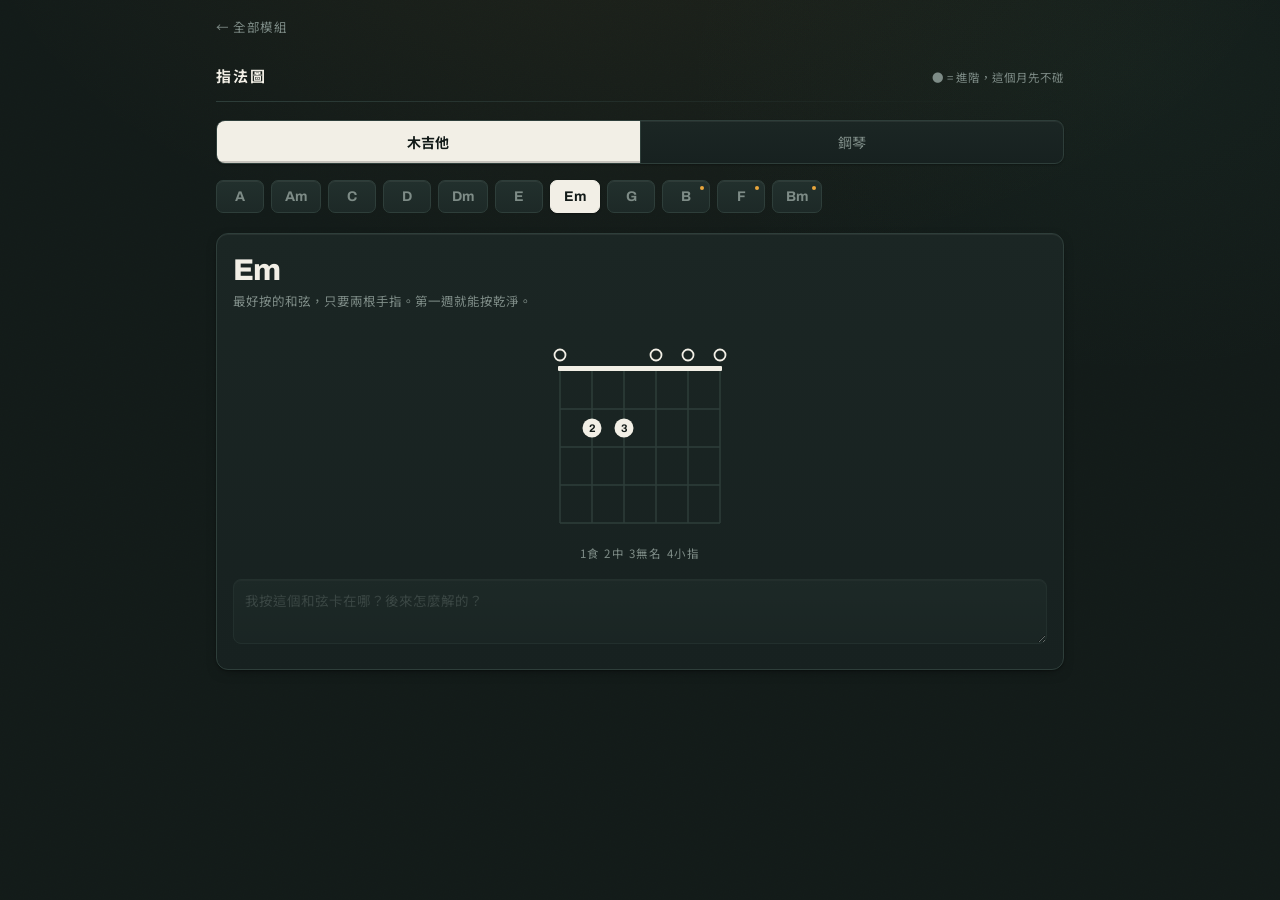
<file: fingering.html>
<!DOCTYPE html>
<html lang="zh-Hant">
<head>
<meta charset="utf-8">
<meta name="viewport" content="width=device-width, initial-scale=1">
<title>指法圖</title>
<link rel="preconnect" href="https://fonts.googleapis.com">
<link rel="preconnect" href="https://fonts.gstatic.com" crossorigin>
<link href="https://fonts.googleapis.com/css2?family=Archivo:wght@600;700;800&family=Noto+Sans+TC:wght@400;500;700&display=swap" rel="stylesheet">
<link rel="manifest" href="manifest.json">
<meta name="theme-color" content="#121A18">
<meta name="mobile-web-app-capable" content="yes">
<link rel="apple-touch-icon" href="icons/icon-192.png">
<link rel="stylesheet" href="shared/tokens.css">
<script>
/* tokens.css 載入失敗時的 inline fallback。值要與 shared/tokens.css 一致。 */
(function(){
  if(getComputedStyle(document.documentElement).getPropertyValue("--ink").trim()) return;
  var s=document.createElement("style");
  s.textContent=":root{--ink:#121A18;--ink-2:#1A2523;--ink-3:#243230;--line:#2E3E3A;"+
    "--paper:#F2EFE6;--dim:#7E8C87;--amber:#E9A63C;--good:#5FBF8F;--bad:#D8695E;--radius:10px}"+
    ".mp-back{display:inline-block;margin:14px 0 0;font-size:12px;color:#7E8C87;text-decoration:none}";
  document.head.appendChild(s);
})();
</script>
<style>
  *{ box-sizing:border-box; margin:0; padding:0; }
  body{
    background:var(--ink); color:var(--paper);
    font-family:"Noto Sans TC", system-ui, sans-serif;
    -webkit-font-smoothing:antialiased; padding-bottom:48px;
  }
  .wrap{ max-width:620px; margin:0 auto; padding:0 16px; }

  header{
    display:flex; align-items:baseline; justify-content:space-between;
    padding:20px 0 16px; border-bottom:1px solid var(--line);
  }
  h1{ font-size:15px; font-weight:700; letter-spacing:.08em; }
  .hint{ font-size:11.5px; color:var(--dim); }

  .seg{ display:flex; border:1px solid var(--line); border-radius:9px;
        overflow:hidden; margin:18px 0 16px; }
  .seg button{
    flex:1; background:transparent; color:var(--dim); border:none;
    border-right:1px solid var(--line); padding:11px 8px; cursor:pointer;
    font-family:inherit; font-size:14px;
  }
  .seg button:last-child{ border-right:none; }
  .seg button[aria-pressed="true"]{ background:var(--paper); color:var(--ink); font-weight:700; }
  .seg button:focus-visible{ outline:2px solid var(--amber); outline-offset:-2px; }

  .pool{ display:flex; flex-wrap:wrap; gap:7px; margin-bottom:20px; }
  .chip{
    font-family:"Archivo",sans-serif; font-weight:700; font-size:14px;
    background:transparent; color:var(--dim);
    border:1px solid var(--line); border-radius:7px;
    padding:8px 13px; cursor:pointer; min-width:48px; position:relative;
  }
  .chip[aria-pressed="true"]{ background:var(--paper); color:var(--ink); border-color:var(--paper); }
  .chip.adv::after{
    content:""; position:absolute; top:5px; right:5px;
    width:4px; height:4px; border-radius:50%; background:var(--amber);
  }
  .chip:focus-visible{ outline:2px solid var(--amber); outline-offset:2px; }

  .card{
    background:var(--ink-2); border:1px solid var(--line);
    border-radius:12px; padding:20px 16px;
  }
  .card-head{ display:flex; align-items:baseline; gap:12px; margin-bottom:4px; }
  .title{ font-family:"Archivo",sans-serif; font-weight:800; font-size:30px; letter-spacing:-.02em; }
  .tag{ font-size:11.5px; color:var(--amber); letter-spacing:.08em; }
  .desc{ font-size:12.5px; color:var(--dim); line-height:1.7; margin-bottom:14px; }

  .diagrams{ display:flex; flex-wrap:wrap; gap:22px; justify-content:center; }
  .handlabel{
    font-size:11.5px; font-weight:700; color:var(--paper);
    letter-spacing:.1em; margin:16px 0 9px;
    display:flex; align-items:baseline; gap:9px; flex-wrap:wrap;
  }
  .handlabel span{ font-weight:400; font-size:11px; color:var(--dim); letter-spacing:.02em; }
  .handtip{
    width:100%; margin-top:16px; padding:11px 13px;
    background:rgba(233,166,60,.09); border-left:2px solid var(--amber);
    border-radius:0 7px 7px 0; font-size:12.5px; line-height:1.8; color:#E6DFCF;
  }
  .handtip b{ color:var(--amber); font-weight:700; }
  .desc b{ color:var(--paper); font-weight:500; }
  .dwrap{ text-align:center; }
  .dlabel{ font-size:11.5px; color:var(--dim); letter-spacing:.1em; margin-top:8px; }
  svg{ display:block; }

  textarea{
    width:100%; margin-top:18px; min-height:60px; resize:vertical;
    background:var(--ink-3); color:var(--paper);
    border:1px solid var(--line); border-radius:8px; padding:10px 11px;
    font-family:inherit; font-size:13.5px; line-height:1.6;
  }
  textarea::placeholder{ color:#5C6A66; }
  textarea:focus{ outline:2px solid var(--amber); outline-offset:1px; }

  .status{ font-size:11.5px; color:var(--dim); margin-top:14px; display:block; }
</style>
<link rel="stylesheet" href="shared/skin.css">
</head>
<body>
<div class="wrap">

  <a class="mp-back" href="index.html">← 全部模組</a>

  <header>
    <h1>指法圖</h1>
    <span class="hint">● = 進階，這個月先不碰</span>
  </header>

  <div class="seg" id="inst">
    <button type="button" data-v="guitar" aria-pressed="true">木吉他</button>
    <button type="button" data-v="piano"  aria-pressed="false">鋼琴</button>
  </div>

  <div class="pool" id="pool"></div>
  <div class="card" id="card"></div>
  <span class="status" id="status"></span>

</div>

<script src="shared/chords.js"></script>
<script src="shared/store.js"></script>
<script>
(function(){
  "use strict";

  if(!window.MP||!MP.chords||!MP.store){ document.body.innerHTML='<p style="max-width:620px;margin:48px auto;padding:0 16px;font-family:system-ui,sans-serif;font-size:14px;line-height:1.9;color:#F2EFE6">共用檔案載入失敗（需要 shared/chords.js 與 shared/store.js）。請確認這個 HTML 與 shared/ 資料夾放在同一層。</p>'; return; }

  var KEY = MP.store.KEYS.fingering;

  /* 指型與 voicing 資料在 shared/chords.js。要改和弦清單就改那裡。 */
  var GUITAR = MP.chords.GUITAR_SHAPES;
  var PIANO  = MP.chords.PIANO_CHORDS;

  var PIANO_DESC = "伴奏是兩手分工：<b>左手彈根音一個音</b>（低音，用小指），" +
    "<b>右手彈三個音的和弦</b>。先分開練熟，再合起來——那是第 4 關。<br>" +
    "右手的三種排法叫轉位，不知道是什麼、有什麼用，去「示範」的鋼琴分頁看。";

  var inst = /[?&]inst=piano/.test(location.search) ? "piano" : "guitar";

  /* 預設樂器由 index.html 的「今天練什麼」透過 ?inst= 帶進來 */
  function syncInst(){
    Array.prototype.forEach.call($("inst").children, function(x){
      x.setAttribute("aria-pressed", x.dataset.v === inst ? "true" : "false");
    });
    var back = document.querySelector(".mp-back");
    if(back) back.href = "index.html" + (inst === "piano" ? "?inst=piano" : "");
  }

  var sel = { guitar:"Em", piano:"C" };
  var notes = {};
  var saveTimer = null;

  var $ = function(id){ return document.getElementById(id); };
  var SVGNS = "http://www.w3.org/2000/svg";

  function mk(tag, attrs){
    var e = document.createElementNS(SVGNS, tag);
    for(var k in attrs) e.setAttribute(k, attrs[k]);
    return e;
  }

  /* ---------- 吉他指板 ---------- */

  function fretboard(d){
    var W=196, SP=32, X0=18, Y0=46, FH=38, NF=4;
    var svg = mk("svg",{ viewBox:"0 0 "+W+" "+(Y0+FH*NF+14), width:W, height:Y0+FH*NF+14 });

    // 上弦枕
    svg.appendChild(mk("rect",{ x:X0-2, y:Y0-5, width:SP*5+4, height:5,
      fill:"var(--paper)", rx:1 }));

    // 品格線
    for(var f=1; f<=NF; f++){
      svg.appendChild(mk("line",{ x1:X0, y1:Y0+FH*f, x2:X0+SP*5, y2:Y0+FH*f,
        stroke:"var(--line)", "stroke-width":1.5 }));
    }
    // 弦
    for(var s=0; s<6; s++){
      svg.appendChild(mk("line",{ x1:X0+SP*s, y1:Y0, x2:X0+SP*s, y2:Y0+FH*NF,
        stroke:"var(--line)", "stroke-width":1.5 }));
    }

    // 空弦 / 悶弦記號
    d.frets.forEach(function(fr, s){
      var x = X0+SP*s, y = Y0-16;
      if(fr === null){
        var g = mk("g",{ stroke:"var(--dim)", "stroke-width":1.8, "stroke-linecap":"round" });
        g.appendChild(mk("line",{ x1:x-5, y1:y-5, x2:x+5, y2:y+5 }));
        g.appendChild(mk("line",{ x1:x+5, y1:y-5, x2:x-5, y2:y+5 }));
        svg.appendChild(g);
      } else if(fr === 0){
        svg.appendChild(mk("circle",{ cx:x, cy:y, r:5.5,
          fill:"none", stroke:"var(--paper)", "stroke-width":1.8 }));
      }
    });

    // 封閉
    if(d.barre){
      var b = d.barre;
      svg.appendChild(mk("rect",{
        x: X0+SP*b.from-9, y: Y0+FH*(b.fret-1)+FH/2-9,
        width: SP*(b.to-b.from)+18, height:18, rx:9, fill:"var(--paper)" }));
    }

    // 按點
    d.frets.forEach(function(fr, s){
      if(!fr) return;
      var inBarre = d.barre && s >= d.barre.from && s <= d.barre.to && fr === d.barre.fret;
      var cx = X0+SP*s, cy = Y0+FH*(fr-1)+FH/2;
      if(!inBarre){
        svg.appendChild(mk("circle",{ cx:cx, cy:cy, r:9.5, fill:"var(--paper)" }));
      }
      var t = mk("text",{ x:cx, y:cy+4, "text-anchor":"middle",
        "font-family":"Archivo, sans-serif", "font-size":11, "font-weight":700,
        fill:"var(--ink)" });
      t.textContent = d.fingers[s];
      svg.appendChild(t);
    });

    return svg;
  }

  /* ---------- 鋼琴鍵盤 ---------- */

  var BLACK = { 1:0, 3:1, 6:3, 8:4, 10:5 };   // 半音 → 前一個白鍵 index
  var WHITE_SEMI = [0,2,4,5,7,9,11];

  function semiToX(semi, WW, BW){
    var oct = Math.floor(semi/12), pc = semi%12;
    var wi = WHITE_SEMI.indexOf(pc);
    if(wi >= 0) return { black:false, x:(oct*7+wi)*WW };
    return { black:true, x:(oct*7+BLACK[pc])*WW + WW - BW/2 };
  }

  function keyboard(semis, fingers){
    var WW=23, WH=92, BW=14, BH=58, N=14;
    var svg = mk("svg",{ viewBox:"0 0 "+(WW*N)+" "+(WH+4), width:WW*N, height:WH+4 });
    var set = {};
    semis.forEach(function(s,i){ set[s] = fingers[i]; });

    for(var i=0;i<N;i++){
      var semi = Math.floor(i/7)*12 + WHITE_SEMI[i%7];
      var on = set[semi] !== undefined;
      svg.appendChild(mk("rect",{ x:i*WW, y:0, width:WW-1.5, height:WH, rx:2.5,
        fill: on ? "var(--amber)" : "var(--paper)" }));
      if(on){
        var t = mk("text",{ x:i*WW+(WW-1.5)/2, y:WH-11, "text-anchor":"middle",
          "font-family":"Archivo, sans-serif", "font-size":11, "font-weight":700,
          fill:"#241703" });
        t.textContent = set[semi];
        svg.appendChild(t);
      }
    }
    for(var s=0; s<24; s++){
      if(WHITE_SEMI.indexOf(s%12) >= 0) continue;
      var p = semiToX(s, WW, BW);
      var onB = set[s] !== undefined;
      svg.appendChild(mk("rect",{ x:p.x, y:0, width:BW, height:BH, rx:2,
        fill: onB ? "var(--amber)" : "var(--ink)" }));
      if(onB){
        var tb = mk("text",{ x:p.x+BW/2, y:BH-8, "text-anchor":"middle",
          "font-family":"Archivo, sans-serif", "font-size":10, "font-weight":700,
          fill:"#241703" });
        tb.textContent = set[s];
        svg.appendChild(tb);
      }
    }
    return svg;
  }

  var voicings = MP.chords.voicings;

  /* 左手就是一個根音。直接重用上面的 keyboard()——
     它本來就吃 (音, 手指) 兩個陣列，不需要另寫一份繪圖。
     +12 是把音畫在第二個八度，位置比較居中好看。 */
  function leftKeyboard(root){
    var lh = MP.chords.leftHand(root);
    return keyboard([lh.root.note + 12], [lh.root.finger]);
  }

  /* ---------- 儲存 ---------- */

  function save(){
    clearTimeout(saveTimer);
    saveTimer = setTimeout(function(){
      if(!MP.store.available()){ $("status").textContent = "此環境無法儲存，離開後註記會清空"; return; }
      MP.store.set(KEY, notes)
        .then(function(){ $("status").textContent = "註記已儲存"; })
        .catch(function(){ $("status").textContent = "儲存失敗，剛才的註記沒存到"; });
    }, 400);
  }

  function load(){
    if(!MP.store.available()){ $("status").textContent = "此環境無法儲存，離開後註記會清空"; render(); return; }
    MP.store.get(KEY).then(function(v){
      notes = v || {};
      render();
    }).catch(function(){ notes = {}; render(); });
  }

  /* ---------- 畫面 ---------- */

  function data(){ return inst === "guitar" ? GUITAR : PIANO; }

  function render(){
    var src = data(), name = sel[inst], d = src[name];

    var pool = $("pool");
    pool.innerHTML = "";
    Object.keys(src).forEach(function(k){
      var b = document.createElement("button");
      b.type="button";
      b.className = "chip" + (src[k].adv ? " adv" : "");
      b.textContent = k;
      b.setAttribute("aria-pressed", k === name ? "true":"false");
      b.addEventListener("click", function(){ sel[inst] = k; render(); });
      pool.appendChild(b);
    });

    var card = $("card");
    card.innerHTML = "";

    var head = document.createElement("div");
    head.className = "card-head";
    head.innerHTML = '<span class="title">'+name+'</span>' +
                     (d.adv ? '<span class="tag">進階</span>' : '');
    card.appendChild(head);

    var p = document.createElement("p");
    p.className = "desc";
    if(inst === "guitar") p.textContent = d.desc; else p.innerHTML = PIANO_DESC;
    card.appendChild(p);

    var box = document.createElement("div");
    box.className = "diagrams";

    if(inst === "guitar"){
      var w = document.createElement("div");
      w.className = "dwrap";
      w.appendChild(fretboard(d));
      var l = document.createElement("div");
      l.className = "dlabel";
      l.textContent = "1食 2中 3無名 4小指";
      w.appendChild(l);
      box.appendChild(w);
    } else {
      /* 左手 */
      var lhRow = document.createElement("div");
      lhRow.style.cssText = "width:100%";
      var lhHead = document.createElement("div");
      lhHead.className = "handlabel";
      lhHead.innerHTML = "左手　<span>低音，一個音就夠。小指 = 5</span>";
      lhRow.appendChild(lhHead);
      var lhBox = document.createElement("div");
      lhBox.className = "diagrams";
      var lw = document.createElement("div");
      lw.className = "dwrap";
      lw.appendChild(leftKeyboard(d.root));
      var ll = document.createElement("div");
      ll.className = "dlabel";
      ll.textContent = "根音 " + name.replace(/m$|dim$/, "");
      lw.appendChild(ll);
      lhBox.appendChild(lw);
      lhRow.appendChild(lhBox);
      box.appendChild(lhRow);

      /* 右手 */
      var rhRow = document.createElement("div");
      rhRow.style.cssText = "width:100%";
      var rhHead = document.createElement("div");
      rhHead.className = "handlabel";
      rhHead.innerHTML = "右手　<span>三個音的和弦。拇指 = 1，小指 = 5</span>";
      rhRow.appendChild(rhHead);
      var rhBox = document.createElement("div");
      rhBox.className = "diagrams";
      voicings(d.root, d.q).forEach(function(v){
        var w2 = document.createElement("div");
        w2.className = "dwrap";
        w2.appendChild(keyboard(v.notes, v.fingers));
        var l2 = document.createElement("div");
        l2.className = "dlabel";
        l2.textContent = v.label;
        w2.appendChild(l2);
        rhBox.appendChild(w2);
      });
      rhRow.appendChild(rhBox);
      box.appendChild(rhRow);

      var tip = document.createElement("div");
      tip.className = "handtip";
      tip.innerHTML = "兩手的編號都是 <b>1 拇指 → 5 小指</b>，但方向相反：" +
        "右手小指在高音側，左手小指在低音側。所以<b>左手彈低音用小指</b>。";
      box.appendChild(tip);
    }
    card.appendChild(box);

    var nk = inst + ":" + name;
    var ta = document.createElement("textarea");
    ta.placeholder = "我按這個和弦卡在哪？後來怎麼解的？";
    ta.value = notes[nk] || "";
    ta.addEventListener("input", function(){ notes[nk] = ta.value; save(); });
    card.appendChild(ta);
  }

  $("inst").addEventListener("click", function(e){
    var b = e.target.closest("button");
    if(!b) return;
    inst = b.dataset.v;
    syncInst();
    render();
  });

  syncInst();
  load();
})();
</script>
<script src="shared/sw-register.js"></script>
</body>
</html>
</file>
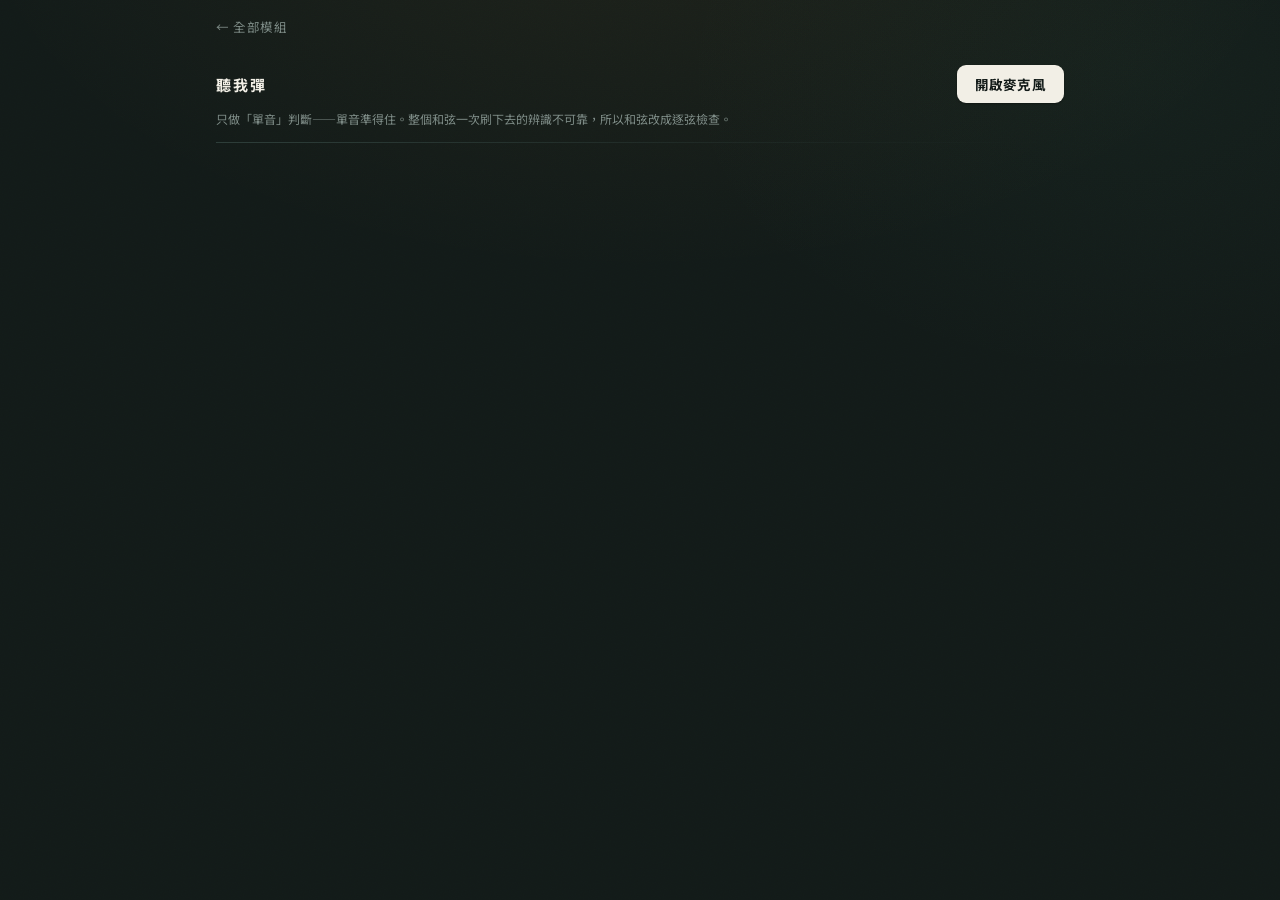
<file: listen.html>
<!DOCTYPE html>
<html lang="zh-Hant">
<head>
<meta charset="utf-8">
<meta name="viewport" content="width=device-width, initial-scale=1">
<title>聽我彈</title>
<link rel="preconnect" href="https://fonts.googleapis.com">
<link rel="preconnect" href="https://fonts.gstatic.com" crossorigin>
<link href="https://fonts.googleapis.com/css2?family=Archivo:wght@600;700;800&family=Noto+Sans+TC:wght@400;500;700&display=swap" rel="stylesheet">
<link rel="manifest" href="manifest.json">
<meta name="theme-color" content="#121A18">
<meta name="mobile-web-app-capable" content="yes">
<link rel="apple-touch-icon" href="icons/icon-192.png">
<link rel="stylesheet" href="shared/tokens.css">
<script>
/* tokens.css 載入失敗時的 inline fallback。值要與 shared/tokens.css 一致。 */
(function(){
  if(getComputedStyle(document.documentElement).getPropertyValue("--ink").trim()) return;
  var s=document.createElement("style");
  s.textContent=":root{--ink:#121A18;--ink-2:#1A2523;--ink-3:#243230;--line:#2E3E3A;"+
    "--paper:#F2EFE6;--dim:#7E8C87;--amber:#E9A63C;--good:#5FBF8F;--bad:#D8695E;--radius:10px}"+
    ".mp-back{display:inline-block;margin:14px 0 0;font-size:12px;color:#7E8C87;text-decoration:none}";
  document.head.appendChild(s);
})();
</script>
<style>
  *{ box-sizing:border-box; margin:0; padding:0; }
  body{
    background:var(--ink); color:var(--paper);
    font-family:"Noto Sans TC", system-ui, sans-serif;
    -webkit-font-smoothing:antialiased; padding-bottom:48px;
  }
  .wrap{ max-width:620px; margin:0 auto; padding:0 16px; }

  header{ padding:20px 0 14px; border-bottom:1px solid var(--line); }
  .htop{ display:flex; align-items:center; justify-content:space-between; gap:12px; }
  h1{ font-size:15px; font-weight:700; letter-spacing:.08em; }
  header p{ font-size:12px; color:var(--dim); margin-top:6px; line-height:1.65; }

  .mic{
    background:var(--paper); color:var(--ink); border:none; border-radius:9px;
    padding:9px 18px; font-family:inherit; font-size:13.5px; font-weight:700;
    cursor:pointer; flex:0 0 auto;
  }
  .mic.on{ background:var(--amber); color:#241703; }
  .mic:focus-visible{ outline:2px solid var(--amber); outline-offset:3px; }

  .seg{ display:flex; border:1px solid var(--line); border-radius:9px;
        overflow:hidden; margin:16px 0 20px; }
  .seg > button{
    flex:1; background:transparent; color:var(--dim); border:none;
    border-right:1px solid var(--line); padding:11px 6px; cursor:pointer;
    font-family:inherit; font-size:13px;
  }
  .seg > button:last-child{ border-right:none; }
  .seg > button[aria-pressed="true"]{ background:var(--paper); color:var(--ink); font-weight:700; }
  .seg > button:focus-visible{ outline:2px solid var(--amber); outline-offset:-2px; }

  .card{ background:var(--ink-2); border:1px solid var(--line);
         border-radius:12px; padding:18px 16px; margin-bottom:12px; }
  h2{ font-size:14.5px; font-weight:700; margin-bottom:8px; }
  .body{ font-size:13px; color:#C8CFCB; line-height:1.8; }
  .body b{ color:var(--paper); font-weight:500; }

  .err{
    background:rgba(216,105,94,.1); border-left:2px solid var(--bad);
    border-radius:0 7px 7px 0; padding:12px 13px; font-size:13px; line-height:1.8;
    color:#F0D6D2;
  }
  .err b{ color:var(--bad); }
  .err code{ font-family:"Archivo",monospace; background:rgba(0,0,0,.25);
             padding:1px 5px; border-radius:3px; font-size:12px; }

  /* 大字讀數 */
  .read{ text-align:center; padding:8px 0 4px; }
  .note{ font-family:"Archivo",sans-serif; font-weight:800;
         font-size:clamp(56px,16vw,96px); line-height:.9; letter-spacing:-.03em; }
  .note.dim{ color:var(--ink-3); }
  .note sup{ font-size:.36em; position:relative; top:-.9em; left:.04em; }
  .hz{ font-family:"Archivo",sans-serif; font-size:13px; color:var(--dim);
       font-variant-numeric:tabular-nums; margin-top:6px; }

  /* 指針 */
  .meter{ position:relative; height:44px; margin:14px 0 4px; }
  .meter .rail{ position:absolute; top:20px; left:0; right:0; height:2px;
                background:var(--ink-3); border-radius:1px; }
  .meter .center{ position:absolute; top:12px; left:50%; width:2px; height:18px;
                  background:var(--dim); transform:translateX(-50%); }
  .meter .needle{ position:absolute; top:6px; width:3px; height:30px;
                  background:var(--amber); border-radius:2px;
                  transform:translateX(-50%); transition:left .08s linear; }
  .meter .needle.ok{ background:var(--good); }
  .meter .scale{ display:flex; justify-content:space-between; margin-top:26px;
                 font-size:10px; color:var(--dim); font-family:"Archivo",sans-serif; }
  .verdict{ text-align:center; font-size:13.5px; font-weight:700; margin-top:8px;
            min-height:1.4em; }
  .verdict.ok{ color:var(--good); }
  .verdict.off{ color:var(--amber); }

  /* 弦列表 */
  .strings{ display:flex; flex-direction:column; gap:7px; margin-top:6px; }
  .srow{
    display:flex; align-items:center; gap:11px;
    border:1px solid var(--line); border-radius:9px; padding:10px 12px;
    background:transparent;
  }
  .srow.active{ border-color:var(--amber); background:rgba(233,166,60,.07); }
  .srow.pass{ border-color:var(--good); }
  .srow.fail{ border-color:var(--bad); }
  .sno{ font-size:11.5px; color:var(--dim); flex:0 0 44px; }
  .starget{ font-family:"Archivo",sans-serif; font-weight:800; font-size:16px;
            flex:0 0 46px; }
  .sres{ font-size:12.5px; color:var(--dim); flex:1 1 auto; line-height:1.5; }
  .sres b{ font-weight:700; }
  .sres.pass b{ color:var(--good); }
  .sres.fail b{ color:var(--bad); }
  .smark{ font-family:"Archivo",sans-serif; font-weight:800; font-size:16px; flex:0 0 auto; }

  .btnrow{ display:flex; gap:8px; flex-wrap:wrap; margin-top:14px; }
  .btn{ background:var(--paper); color:var(--ink); border:none; border-radius:9px;
        padding:10px 17px; font-family:inherit; font-size:13px; font-weight:700;
        cursor:pointer; }
  .btn.alt{ background:transparent; color:var(--dim); border:1px solid var(--line);
            font-weight:500; }
  .btn.alt:hover{ color:var(--paper); border-color:var(--dim); }
  .btn:focus-visible{ outline:2px solid var(--amber); outline-offset:2px; }

  select{ background:var(--ink-3); color:var(--paper); border:1px solid var(--line);
          border-radius:8px; padding:8px 11px; font-family:"Archivo",sans-serif;
          font-weight:700; font-size:15px; cursor:pointer; }
  select:focus{ outline:2px solid var(--amber); outline-offset:1px; }
  .picker{ display:flex; align-items:center; gap:10px; margin-bottom:12px; }
  .picker label{ font-size:11.5px; color:var(--dim); letter-spacing:.08em; }
  .hidden{ display:none !important; }
</style>
<link rel="stylesheet" href="shared/skin.css">
</head>
<body>
<div class="wrap">

  <a class="mp-back" href="index.html">← 全部模組</a>

  <header>
    <div class="htop">
      <h1>聽我彈</h1>
      <button class="mic" id="mic" type="button">開啟麥克風</button>
    </div>
    <p>只做「單音」判斷——單音準得住。整個和弦一次刷下去的辨識不可靠，所以和弦改成逐弦檢查。</p>
  </header>

  <div id="gate"></div>

  <div id="main" class="hidden">
    <div class="seg" id="mode">
      <button type="button" data-v="tune"  aria-pressed="true">調音</button>
      <button type="button" data-v="chord" aria-pressed="false">逐弦檢查</button>
      <button type="button" data-v="free"  aria-pressed="false">認音</button>
    </div>
    <div id="board"></div>
  </div>

</div>

<script src="shared/chords.js"></script>
<script src="shared/pitch.js"></script>
<script>
(function(){
  "use strict";

  if(!window.MP||!MP.chords||!MP.pitch){
    document.body.innerHTML='<p style="max-width:640px;margin:48px auto;padding:0 16px;font-family:system-ui,sans-serif;font-size:14px;line-height:1.9;color:#F2EFE6">共用檔案載入失敗（需要 shared/chords.js、shared/pitch.js）。請確認這個 HTML 與 shared/ 資料夾放在同一層。</p>';
    return;
  }
  var $=function(id){ return document.getElementById(id); };

  var OPEN=MP.chords.GUITAR_TUNING;          // 第6弦 → 第1弦 MIDI
  var SNAMES=MP.chords.STRING_NAMES;

  /* 逐弦檢查提供哪幾個和弦。指型在 shared/chords.js。 */
  var CHORDS={};
  ["Em","Am","A","D","Dm","E","C","G"].forEach(function(k){
    CHORDS[k]=MP.chords.GUITAR_SHAPES[k].frets;
  });

  var mtof=MP.pitch.mtof, ftom=MP.pitch.ftom;
  var nameOf=MP.pitch.nameOf, octOf=MP.pitch.octOf;

  /* ---------- 音高偵測（自相關，限定 lag 範圍） ---------- */

  /* detect() 回 {rms,freq}；這裡沿用原本「沒有可信音高就是 null」的介面 */
  function detect(buf, sr){
    var r=MP.pitch.detect(buf, sr, { minRms:0.01 });
    return r.freq===null ? null : r;
  }

  /* ---------- 麥克風 ---------- */

  var mic=null, ctx=null, analyser=null, buf=null, raf=null, live=false;

  function gateMsg(html){
    $("gate").innerHTML='<div class="card"><div class="err">'+html+'</div></div>';
  }

  var insecure=MP.pitch.isInsecure;

  var GATE_MSG={
    insecure:
      "<b>這個環境拿不到麥克風。</b><br>"+
      "瀏覽器只允許 <code>https://</code> 或 <code>localhost</code> 存取麥克風，"+
      "直接雙擊開啟的 <code>file://</code> 檔案不行——這是硬性安全規則。<br><br>"+
      "解法：把整包放上任何 HTTPS 靜態主機。本機測試可以在資料夾裡跑 "+
      "<code>python -m http.server</code>，再開 <code>localhost:8000</code>。",
    unsupported:"<b>這個瀏覽器不支援麥克風存取。</b>換 Safari 或 Chrome 試試。"
  };

  function startMic(){
    MP.pitch.requestMic().then(function(h){
      mic=h; ctx=h.ctx; analyser=h.analyser; buf=h.buf;
      live=true;
      $("gate").innerHTML="";
      $("main").classList.remove("hidden");
      $("mic").textContent="關閉麥克風";
      $("mic").classList.add("on");
      render();
      loop();
    }).catch(function(e){
      gateMsg(GATE_MSG[e.code] ||
        ("<b>麥克風被拒絕或無法開啟。</b><br>"+
         "在瀏覽器網址列旁的權限設定裡允許麥克風，然後重試。<br>"+
         "<code>"+(e.name||"unknown")+"</code>"));
    });
  }

  function stopMic(){
    live=false;
    cancelAnimationFrame(raf);
    MP.pitch.releaseMic(mic);
    mic=null; ctx=null; analyser=null; buf=null;
    $("main").classList.add("hidden");
    $("mic").textContent="開啟麥克風";
    $("mic").classList.remove("on");
    $("gate").innerHTML="";
  }

  $("mic").addEventListener("click",function(){ live?stopMic():startMic(); });

  /* ---------- 模式 ---------- */

  var mode="tune";
  var chordName="Em", step=0, results=[], stable=[], lastNote=null;

  function render(){
    var b=$("board"); b.innerHTML="";
    if(mode==="tune")  b.appendChild(tunePanel());
    if(mode==="chord") b.appendChild(chordPanel());
    if(mode==="free")  b.appendChild(freePanel());
  }

  function bigRead(id){
    var d=document.createElement("div"); d.className="read";
    d.innerHTML='<div class="note dim" id="'+id+'">—</div>'+
                '<div class="hz" id="'+id+'hz">等待聲音</div>';
    return d;
  }

  function meter(id){
    var d=document.createElement("div"); d.className="meter";
    d.innerHTML='<div class="rail"></div><div class="center"></div>'+
      '<div class="needle" id="'+id+'" style="left:50%"></div>'+
      '<div class="scale"><span>−50</span><span>0</span><span>+50</span></div>';
    return d;
  }

  function tunePanel(){
    var c=document.createElement("div"); c.className="card";
    c.innerHTML='<h2>調音</h2><p class="body">一條一條撥，撥完等指針停下來。'+
      '綠色代表在 ±5 音分內，那就是準了。<br>由粗到細目標音：<b>E A D G B E</b>。</p>';
    c.appendChild(bigRead("tn"));
    c.appendChild(meter("tneedle"));
    var v=document.createElement("div"); v.className="verdict"; v.id="tv";
    c.appendChild(v);

    var list=document.createElement("div"); list.className="strings";
    OPEN.forEach(function(m,i){
      var r=document.createElement("div"); r.className="srow"; r.id="tr"+i;
      r.innerHTML='<span class="sno">第'+(6-i)+'弦</span>'+
        '<span class="starget">'+SNAMES[i]+'</span>'+
        '<span class="sres">'+mtof(m).toFixed(1)+' Hz</span>';
      list.appendChild(r);
    });
    c.appendChild(list);
    return c;
  }

  function chordPanel(){
    var c=document.createElement("div"); c.className="card";
    c.innerHTML='<h2>逐弦檢查</h2><p class="body">'+
      '按住和弦，然後<b>從第 6 弦開始，一條一條撥下來</b>。'+
      '系統會告訴你哪一條沒響、哪一條按錯格。</p>';

    var pick=document.createElement("div"); pick.className="picker";
    var lb=document.createElement("label"); lb.textContent="和弦";
    var sel=document.createElement("select");
    Object.keys(CHORDS).forEach(function(k){
      var o=document.createElement("option"); o.value=k; o.textContent=k;
      if(k===chordName) o.selected=true; sel.appendChild(o);
    });
    sel.addEventListener("change",function(){ chordName=sel.value; resetChord(); render(); });
    pick.appendChild(lb); pick.appendChild(sel);
    c.appendChild(pick);

    var shape=CHORDS[chordName];
    var list=document.createElement("div"); list.className="strings";
    shape.forEach(function(fr,i){
      var r=document.createElement("div"); r.className="srow"; r.id="cr"+i;
      var res=results[i];
      if(res==="pass") r.className+=" pass";
      else if(res && res.wrong) r.className+=" fail";
      else if(i===step) r.className+=" active";

      var target = fr===null ? "✕" : nameOf(OPEN[i]+fr);
      var msg, cls="", mark="";
      if(fr===null){ msg="這條不彈"; }
      else if(res==="pass"){ msg="乾淨"; cls="pass"; mark="✓"; }
      else if(res && res.wrong==="dead"){ msg="<b>沒有聲音</b>——手指悶到了"; cls="fail"; mark="✕"; }
      else if(res && res.wrong){ msg="<b>聽到 "+res.wrong+"</b>，按錯格了"; cls="fail"; mark="✕"; }
      else if(i===step){ msg="撥這條…"; }
      else { msg="等待"; }

      r.innerHTML='<span class="sno">第'+(6-i)+'弦</span>'+
        '<span class="starget">'+target+'</span>'+
        '<span class="sres '+cls+'">'+msg+'</span>'+
        '<span class="smark">'+mark+'</span>';
      list.appendChild(r);
    });
    c.appendChild(list);

    var row=document.createElement("div"); row.className="btnrow";
    var b1=document.createElement("button");
    b1.className="btn"; b1.textContent="重新開始";
    b1.addEventListener("click",function(){ resetChord(); render(); });
    var b2=document.createElement("button");
    b2.className="btn alt"; b2.textContent="跳過這條";
    b2.addEventListener("click",function(){ advance(); render(); });
    row.appendChild(b1); row.appendChild(b2);
    c.appendChild(row);

    if(step>=6){
      var bad=results.filter(function(r){ return r && r.wrong; }).length;
      var d=document.createElement("p"); d.className="body";
      d.style.marginTop="14px";
      d.innerHTML = bad===0
        ? "<b style='color:var(--good)'>六條都乾淨。</b>這個和弦過了。"
        : "<b>還有 "+bad+" 條有問題。</b>手指立起來一點、往靠近金屬條的位置按，再試一次。";
      c.appendChild(d);
    }
    return c;
  }

  function freePanel(){
    var c=document.createElement("div"); c.className="card";
    c.innerHTML='<h2>認音</h2><p class="body">彈任何一個單音，告訴你那是什麼音。'+
      '吉他、鋼琴都可以。<br>鋼琴用這個驗第 1 關——隨便按一個白鍵，猜完再看答案。</p>';
    c.appendChild(bigRead("fn"));
    c.appendChild(meter("fneedle"));
    return c;
  }

  function resetChord(){ step=0; results=[]; stable=[]; advanceMuted(); }
  function advanceMuted(){
    while(step<6 && CHORDS[chordName][step]===null){ results[step]="pass"; step++; }
  }
  function advance(){ stable=[]; step++; advanceMuted(); }

  /* ---------- 主迴圈 ---------- */

  var frame=0;
  function loop(){
    if(!live) return;
    raf=requestAnimationFrame(loop);
    frame++;
    if(frame%4) return;                       // 約每 60ms 偵測一次

    analyser.getFloatTimeDomainData(buf);
    var d=detect(buf, ctx.sampleRate);

    if(mode==="tune")  updateTune(d);
    if(mode==="free")  updateFree(d);
    if(mode==="chord") updateChord(d);
  }

  function setRead(id, d, targetMidi){
    var el=$(id), hz=$(id+"hz"), nd=$(id==="tn"?"tneedle":"fneedle");
    if(!el) return;
    if(!d){
      el.className="note dim"; el.textContent="—";
      hz.textContent="等待聲音";
      if(nd){ nd.style.left="50%"; nd.classList.remove("ok"); }
      return;
    }
    var m=ftom(d.freq), ref = targetMidi===undefined ? Math.round(m) : targetMidi;
    var cents=Math.round(1200*Math.log2(d.freq/mtof(ref)));
    el.className="note";
    el.innerHTML=nameOf(ref)+"<sup>"+octOf(ref)+"</sup>";
    hz.textContent=d.freq.toFixed(1)+" Hz　"+(cents>0?"+":"")+cents+" 音分";
    if(nd){
      var p=Math.max(-50,Math.min(50,cents));
      nd.style.left=(50+p)+"%";
      nd.classList.toggle("ok", Math.abs(cents)<=5);
    }
    return cents;
  }

  function updateTune(d){
    var v=$("tv");
    for(var i=0;i<6;i++){ var r=$("tr"+i); if(r) r.className="srow"; }
    if(!d){ setRead("tn",null); if(v){ v.textContent=""; v.className="verdict"; } return; }

    var m=ftom(d.freq), bi=0, bd=1e9;
    OPEN.forEach(function(om,i){
      var diff=Math.abs(m-om);
      if(diff<bd){ bd=diff; bi=i; }
    });
    var cents=setRead("tn",d,OPEN[bi]);
    var row=$("tr"+bi);
    if(row) row.className="srow active";
    if(v){
      if(Math.abs(cents)<=5){ v.textContent="第"+(6-bi)+"弦　準了"; v.className="verdict ok"; }
      else { v.textContent="第"+(6-bi)+"弦　"+(cents<0?"太鬆，往上調":"太緊，往下調");
             v.className="verdict off"; }
    }
  }

  function updateFree(d){ setRead("fn",d); }

  function updateChord(d){
    if(step>=6) return;
    var expect=OPEN[step]+CHORDS[chordName][step];

    if(!d || d.rms<0.02){
      stable.push(null);
    } else {
      stable.push(Math.round(ftom(d.freq)));
    }
    if(stable.length<5) return;
    stable=stable.slice(-5);

    var heard=stable.filter(function(x){ return x!==null; });
    if(heard.length<3){
      if(stable.every(function(x){ return x===null; }) && stable.length>=5){
        // 持續無聲：不判定，等使用者撥弦或按跳過
      }
      return;
    }
    // 取多數值
    var tally={}, top=null, n=0;
    heard.forEach(function(x){ tally[x]=(tally[x]||0)+1; if(tally[x]>n){ n=tally[x]; top=x; } });
    if(n<3) return;

    if(top===expect){ results[step]="pass"; }
    else if(Math.abs(top-expect)>24){ results[step]={ wrong:"dead" }; }
    else { results[step]={ wrong:nameOf(top)+octOf(top) }; }
    advance();
    render();
  }

  $("mode").addEventListener("click",function(e){
    var b=e.target.closest("button"); if(!b) return;
    mode=b.dataset.v;
    Array.prototype.forEach.call(this.children,function(x){
      x.setAttribute("aria-pressed", x===b ? "true":"false");
    });
    if(mode==="chord") resetChord();
    render();
  });

  resetChord();
  if(insecure()){
    gateMsg("<b>提醒：目前是 <code>file://</code> 環境，麥克風拿不到。</b><br>"+
      "按上面的按鈕會看到完整說明。要用麥克風功能，這包檔案需要放到 HTTPS 靜態主機。");
  }

  /* 這個模組不分樂器，但要把 index.html 的選擇原樣帶回去，返回後才不會被重設 */
  (function(){
    var back=document.querySelector(".mp-back");
    if(back) back.href="index.html"+location.search;
  })();

})();
</script>
<script src="shared/sw-register.js"></script>
</body>
</html>
</file>
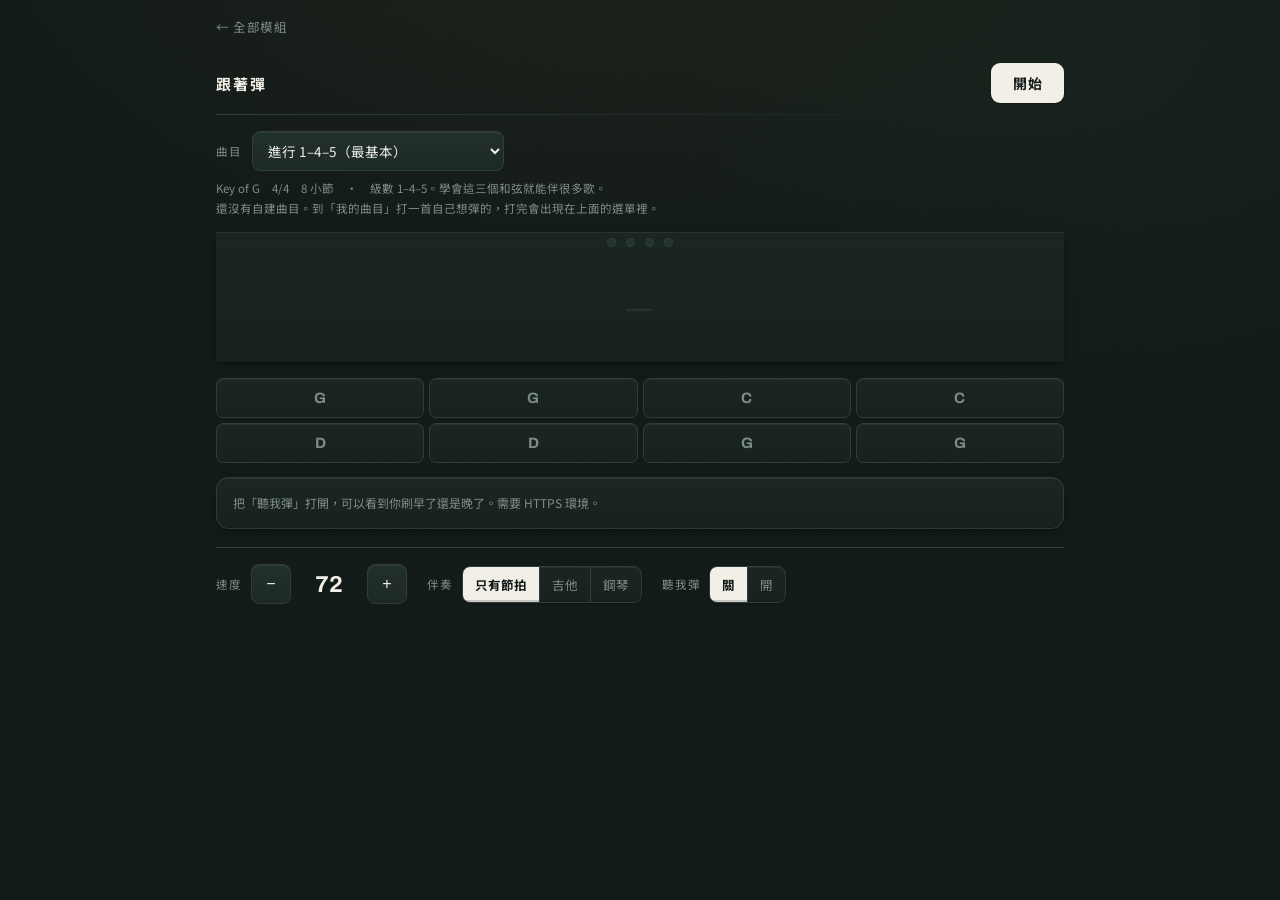
<file: playalong.html>
<!DOCTYPE html>
<html lang="zh-Hant">
<head>
<meta charset="utf-8">
<meta name="viewport" content="width=device-width, initial-scale=1">
<title>跟著彈</title>
<link rel="preconnect" href="https://fonts.googleapis.com">
<link rel="preconnect" href="https://fonts.gstatic.com" crossorigin>
<link href="https://fonts.googleapis.com/css2?family=Archivo:wght@500;700;800&family=Noto+Sans+TC:wght@400;500;700&display=swap" rel="stylesheet">
<link rel="manifest" href="manifest.json">
<meta name="theme-color" content="#121A18">
<meta name="mobile-web-app-capable" content="yes">
<link rel="apple-touch-icon" href="icons/icon-192.png">
<link rel="stylesheet" href="shared/tokens.css">
<script>
/* tokens.css 載入失敗時的 inline fallback。值要與 shared/tokens.css 一致。 */
(function(){
  if(getComputedStyle(document.documentElement).getPropertyValue("--ink").trim()) return;
  var s=document.createElement("style");
  s.textContent=":root{--ink:#121A18;--ink-2:#1A2523;--ink-3:#243230;--line:#2E3E3A;"+
    "--paper:#F2EFE6;--dim:#7E8C87;--amber:#E9A63C;--good:#5FBF8F;--bad:#D8695E;--radius:10px}"+
    ".mp-back{display:inline-block;margin:14px 0 0;font-size:12px;color:#7E8C87;text-decoration:none}";
  document.head.appendChild(s);
})();
</script>
<style>
  *{ box-sizing:border-box; margin:0; padding:0; }
  body{
    background:var(--ink); color:var(--paper);
    font-family:"Noto Sans TC", system-ui, sans-serif;
    -webkit-font-smoothing:antialiased; padding-bottom:44px;
  }
  .wrap{ max-width:640px; margin:0 auto; padding:0 16px; }

  header{ padding:18px 0 12px; border-bottom:1px solid var(--line);
          display:flex; align-items:center; justify-content:space-between; gap:12px; }
  h1{ font-size:15px; font-weight:700; letter-spacing:.08em; }
  .run{ background:var(--paper); color:var(--ink); border:none; border-radius:9px;
        padding:10px 22px; font-family:inherit; font-size:14px; font-weight:700;
        cursor:pointer; }
  .run.on{ background:var(--amber); color:#241703; }
  .run:focus-visible{ outline:2px solid var(--amber); outline-offset:3px; }

  .picker{ display:flex; align-items:center; gap:10px; flex-wrap:wrap; margin:16px 0 4px; }
  .picker label{ font-size:11.5px; color:var(--dim); letter-spacing:.08em; }
  select{ background:var(--ink-3); color:var(--paper); border:1px solid var(--line);
          border-radius:8px; padding:8px 11px; font-family:inherit;
          font-size:13.5px; cursor:pointer; }
  select:focus{ outline:2px solid var(--amber); outline-offset:1px; }
  .meta{ font-size:11.5px; color:var(--dim); line-height:1.7; margin:8px 0 14px; }

  /* 拍燈 + 現在和弦 */
  .stage{ text-align:center; padding:6px 0 10px; }
  .lamps{ display:flex; gap:10px; justify-content:center; margin-bottom:14px; }
  .lamp{ width:9px; height:9px; border-radius:50%; background:var(--ink-3);
         transition:background .08s, transform .08s; }
  .lamp.hot{ background:var(--amber); transform:scale(1.5); }
  .lamp.hot.down{ transform:scale(1.9); }
  .glyph{ font-family:"Archivo",sans-serif; font-weight:800;
          font-size:clamp(54px,15vw,92px); line-height:.9; letter-spacing:-.03em; }
  .glyph sup{ font-size:.38em; position:relative; top:-.85em; }
  .nxt{ font-family:"Archivo",sans-serif; font-weight:700; font-size:15px;
        color:var(--dim); margin-top:8px; }

  /* 和弦譜 */
  .chart{ display:grid; grid-template-columns:repeat(4,1fr); gap:5px; margin:16px 0 4px; }
  .bar{
    border:1px solid var(--line); border-radius:7px; padding:11px 4px;
    text-align:center; font-family:"Archivo",sans-serif; font-weight:700;
    font-size:15px; color:var(--dim); position:relative;
  }
  .bar.now{ border-color:var(--amber); color:var(--paper); background:rgba(233,166,60,.09); }
  .bar.past{ color:#4E5C58; }
  .bar .hit{ position:absolute; bottom:3px; left:50%; transform:translateX(-50%);
             width:5px; height:5px; border-radius:50%; }
  .bar .hit.g{ background:var(--good); }
  .bar .hit.b{ background:var(--bad); }

  /* 回饋 */
  .fb{ background:var(--ink-2); border:1px solid var(--line); border-radius:12px;
       padding:15px 16px; margin-top:14px; }
  .fbrow{ display:flex; justify-content:space-between; align-items:baseline;
          gap:10px; margin-bottom:9px; }
  .fbrow:last-child{ margin-bottom:0; }
  .fblab{ font-size:12px; color:var(--dim); }
  .fbval{ font-family:"Archivo",sans-serif; font-weight:800; font-size:17px;
          font-variant-numeric:tabular-nums; }
  .fbval.ok{ color:var(--good); }
  .fbval.off{ color:var(--amber); }
  .fbval.bad{ color:var(--bad); }
  .fbnote{ font-size:12px; color:var(--dim); line-height:1.7; margin-top:11px;
           padding-top:11px; border-top:1px solid var(--line); }

  /* 控制 */
  .panel{ border-top:1px solid var(--line); margin-top:18px; padding-top:16px;
          display:flex; flex-direction:column; gap:14px; }
  .row{ display:flex; flex-wrap:wrap; align-items:center; gap:12px 20px; }
  .field{ display:flex; align-items:center; gap:9px; }
  .field > label{ font-size:11.5px; color:var(--dim); letter-spacing:.08em; }
  .step{ width:40px; height:40px; border-radius:8px; background:var(--ink-3);
         color:var(--paper); border:1px solid var(--line); cursor:pointer; font-size:16px; }
  .step:hover{ background:var(--line); }
  .bpmv{ font-family:"Archivo",sans-serif; font-weight:700; font-size:23px;
         min-width:58px; text-align:center; font-variant-numeric:tabular-nums; }
  .seg{ display:flex; border:1px solid var(--line); border-radius:8px; overflow:hidden; }
  .seg button{ background:transparent; color:var(--dim); border:none;
               border-right:1px solid var(--line); padding:8px 12px; font-size:12.5px;
               cursor:pointer; font-family:inherit; }
  .seg button:last-child{ border-right:none; }
  .seg button[aria-pressed="true"]{ background:var(--paper); color:var(--ink); font-weight:700; }
  .seg button:focus-visible{ outline:2px solid var(--amber); outline-offset:-2px; }

  .err{ background:rgba(216,105,94,.1); border-left:2px solid var(--bad);
        border-radius:0 7px 7px 0; padding:11px 13px; font-size:12.5px;
        line-height:1.75; color:#F0D6D2; margin-top:14px; }
  .err b{ color:var(--bad); }
  .err code{ font-family:"Archivo",monospace; background:rgba(0,0,0,.25);
             padding:1px 5px; border-radius:3px; }
</style>
<link rel="stylesheet" href="shared/skin.css">
</head>
<body>
<div class="wrap">

  <a class="mp-back" href="index.html">← 全部模組</a>

  <header>
    <h1>跟著彈</h1>
    <button class="run" id="run" type="button">開始</button>
  </header>

  <div class="picker">
    <label for="song">曲目</label>
    <select id="song"></select>
  </div>
  <p class="meta" id="meta"></p>

  <div class="stage">
    <div class="lamps" id="lamps"></div>
    <div class="glyph" id="now"><span class="ph">—</span></div>
    <div class="nxt" id="nxt"></div>
  </div>

  <div class="chart" id="chart"></div>

  <div class="fb" id="fb"></div>

  <div class="panel">
    <div class="row">
      <div class="field">
        <label>速度</label>
        <button class="step" id="bd" type="button" aria-label="降速">−</button>
        <div class="bpmv" id="bv">72</div>
        <button class="step" id="bu" type="button" aria-label="加速">+</button>
      </div>
      <div class="field">
        <label>伴奏</label>
        <div class="seg" id="back">
          <button type="button" data-v="click" aria-pressed="true">只有節拍</button>
          <button type="button" data-v="guitar" aria-pressed="false">吉他</button>
          <button type="button" data-v="piano"  aria-pressed="false">鋼琴</button>
        </div>
      </div>
      <div class="field">
        <label>聽我彈</label>
        <div class="seg" id="micseg">
          <button type="button" data-v="off" aria-pressed="true">關</button>
          <button type="button" data-v="on"  aria-pressed="false">開</button>
        </div>
      </div>
    </div>
    <div id="gate"></div>
  </div>

</div>

<script src="shared/chords.js"></script>
<script src="shared/theory.js"></script>
<script src="shared/store.js"></script>
<script src="shared/pitch.js"></script>
<script src="shared/audio.js"></script>
<script src="shared/clock.js"></script>
<script src="shared/timing.js"></script>
<script>
(function(){
  "use strict";

  if(!window.MP||!MP.chords||!MP.theory||!MP.store||!MP.pitch||!MP.audio||!MP.clock||!MP.timing){
    document.body.innerHTML='<p style="max-width:640px;margin:48px auto;padding:0 16px;font-family:system-ui,sans-serif;font-size:14px;line-height:1.9;color:#F2EFE6">共用檔案載入失敗（需要 shared/ 下的共用檔案）。請確認這個 HTML 與 shared/ 資料夾放在同一層。</p>';
    return;
  }
  var $=function(id){ return document.getElementById(id); };

  /* ---------- 曲目 ---------- */
  // 和弦骨架，非演奏編曲。所收曲目皆為公有領域（1929 年前）。
  var SONGS={
    "prog145":  { name:"進行 1–4–5（最基本）", key:"G", beats:4,
      bars:["G","G","C","C","D","D","G","G"],
      note:"級數 1–4–5。學會這三個和弦就能伴很多歌。" },
    "prog1564": { name:"進行 1–5–6m–4（最常用）", key:"G", beats:4,
      bars:["G","D","Em","C","G","D","Em","C"],
      note:"現代流行歌最常見的進行，四個和弦循環。" },
    "prog6415": { name:"進行 6m–4–1–5", key:"G", beats:4,
      bars:["Em","C","G","D","Em","C","G","D"],
      note:"同樣四個和弦，換起點，情緒完全不同。" },
    "grace":    { name:"奇異恩典（簡化骨架）", key:"G", beats:3,
      bars:["G","G","C","G","G","G","D","D","G","G","C","G","G","D","G","G"],
      note:"Amazing Grace · 公有領域。3/4 拍，三個和弦。" },
    "friend":   { name:"何等恩友慈仁救主（簡化骨架）", key:"G", beats:4,
      bars:["G","C","G","D","G","C","G","G","G","C","G","D","G","C","D","G"],
      note:"What a Friend We Have in Jesus · 公有領域。" },
    "care":     { name:"天父必看顧你（簡化骨架）", key:"G", beats:4,
      bars:["G","G","C","G","G","D","D","G","G","G","C","G","G","D","G","G"],
      note:"God Will Take Care of You · 公有領域。" }
  };

  /* 內建曲目用手調好的低把位 voicing，聽起來比較厚 */
  var CHORD={ "G":[43,47,50,55], "C":[48,52,55,60], "D":[50,54,57,62],
              "Em":[52,55,59,64], "Am":[45,52,57,60], "Bm":[47,54,59,62] };

  /* 自建曲目可能用到任何和弦，查不到就用 shared/theory.js 現算一個。
     降八度是為了跟上面手調的那幾個音域對得起來。 */
  var derived={};
  function chordNotes(name){
    if(CHORD[name]) return CHORD[name];
    if(derived[name] !== undefined) return derived[name];
    var p=MP.theory.parseChordToken(name);
    derived[name] = p ? [p.bass-12].concat(p.notes.map(function(n){ return n-12; })) : null;
    return derived[name];
  }

  var S={ song:"prog145", bpm:72, back:"click", mic:"off", running:false };

  /* ---------- 音訊 ---------- */
  var ctx=null, out=null;
  function A(){
    if(!ctx){ ctx=new (window.AudioContext||window.webkitAudioContext)();
      out=ctx.createGain(); out.gain.value=0.55; out.connect(ctx.destination); }
    if(ctx.state==="suspended") ctx.resume();
    return ctx;
  }
  var mtof=MP.pitch.mtof, ftom=MP.pitch.ftom;

  function click(t,down){
    MP.audio.click(ctx,out,t,down,{ gainDown:0.34, gainUp:0.17 });
  }

  /* 鋼琴伴奏改用取樣緩衝（shared/audio.js） */
  var CHORD_GAIN=0.15;
  function tone(freq,t,dur){
    MP.audio.playNote("piano",ctx,out,freq,t,dur,{gain:CHORD_GAIN});
  }
  /* 吉他伴奏用 shared/chords.js 裡真正的開放和弦指型，
     跟 fingering、chord-trainer 是同一份 —— 聽到的就是手上要按的那個。
     和弦一起刷時每條弦要壓小聲，六條疊起來才不會爆。 */
  var GUITAR_GAIN=0.13, GUITAR_SPREAD=0.028;

  function strumGuitar(name,t,dur){
    var shape=MP.chords.GUITAR_SHAPES[name];
    if(!shape) return false;
    var tuning=MP.chords.GUITAR_TUNING, k=0;
    shape.frets.forEach(function(fr,i){
      if(fr===null) return;              // 這條弦不彈
      MP.audio.playNote("guitar",ctx,out,mtof(tuning[i]+fr),
        t+k*GUITAR_SPREAD, dur, {gain:GUITAR_GAIN});
      k++;
    });
    return true;
  }

  function playChord(name,t,dur){
    /* 沒有對應吉他指型的和弦就退回鋼琴，不要變成無聲 */
    if(S.back==="guitar" && strumGuitar(name,t,dur)) return;
    var ns=chordNotes(name); if(!ns) return;
    ns.forEach(function(m,i){ tone(mtof(m),t+i*0.012,dur); });
  }

  /* ---------- 麥克風 ---------- */
  var mic=null, an=null, mbuf=null;
  /* file:// 在 Chrome 裡 isSecureContext 是 true 但仍拿不到麥克風，
     shared/pitch.js 有把這個特例處理掉 */
  var insecure=MP.pitch.isInsecure;
  function micOn(){
    if(insecure()){
      $("gate").innerHTML='<div class="err"><b>這個環境拿不到麥克風。</b>'+
        '瀏覽器只允許 <code>https://</code> 或 <code>localhost</code> 存取麥克風，'+
        '<code>file://</code> 不行。要用「聽我彈」，這包檔案需放到 HTTPS 靜態主機。</div>';
      setMic("off"); return;
    }
    A();
    MP.pitch.requestMic({ctx:ctx}).then(function(h){
      mic=h; an=h.analyser; mbuf=h.buf;
      $("gate").innerHTML="";
    }).catch(function(){
      $("gate").innerHTML='<div class="err"><b>麥克風被拒絕。</b>'+
        '在網址列旁的權限設定裡允許麥克風後重試。</div>';
      setMic("off");
    });
  }
  function micOff(){
    MP.pitch.releaseMic(mic);   // ctx 共用，releaseMic 不會關掉它
    mic=null; an=null; mbuf=null; $("gate").innerHTML="";
  }

  /* 自相關音高偵測在 shared/pitch.js */
  function detect(buf,sr){ return MP.pitch.detect(buf,sr,{minRms:0.012}); }

  /* ---------- 引擎 ---------- */
  var beatClock=null,raf=null;
  var nextT=0,sBeat=0,sBar=-1,queue=[];
  var view={beat:0,bar:0};
  /* 音頭偵測與時間差統計在 shared/timing.js */
  var onset=MP.timing.createOnsetDetector({minRms:0.02,rise:1.7,guard:0.1});
  var offsets=MP.timing.createOffsets({limit:16,okAvg:25,offAvg:60,okSd:30,offSd:60});
  var hits={},notesOk=0,notesTot=0;

  /* 自建曲庫（songs.html 存的）。載入後併進下拉選單，
     這樣打進去的譜才真的能拿來練——不然 songs.html 就只是個記事本。 */
  var MINE={};

  function loadMine(){
    return MP.store.get(MP.store.KEYS.songs).then(function(list){
      if(!list || !list.length) return;
      list.forEach(function(rec){
        var bars = rec.mode === "degree"
          ? rec.bars.map(function(t){
              var r = MP.theory.degreeToChord(t, rec.key);
              return r.ok ? r.text : t;
            })
          : rec.bars.slice();
        /* 認不得的和弦會讓伴奏無聲，先濾掉整首比讓使用者困惑好 */
        var bad = bars.filter(function(b){ return !chordNotes(b); });
        MINE["mine:"+rec.id] = {
          name: rec.title,
          key: rec.key,
          beats: rec.beats,
          bars: bars,
          mine: true,
          bpm: rec.bpm || null,
          sections: rec.sections || null,
          bad: bad,
          note: (rec.mode === "degree" ? "級數輸入 · key of " + rec.key : "和弦名輸入") +
                (bad.length ? "　⚠ 認不得的和弦：" + bad.join(" ") : "")
        };
      });
    }).catch(function(){});
  }

  function song(){ return SONGS[S.song] || MINE[S.song]; }

  function spbNow(){ return 60/S.bpm; }

  /* 排程器在 shared/clock.js，這裡只管「這一拍要發生什麼」 */
  function onBeat(index, t){
    var sg=song();
    click(t, sBeat===0);
    if(S.back!=="click" && sBeat===0 && sBar>=0){
      playChord(sg.bars[sBar%sg.bars.length], t, spbNow()*sg.beats*0.92);
    }
    queue.push({t:t, beat:sBeat, bar:sBar, spb:spbNow()});
    sBeat++;
    if(sBeat>=sg.beats){ sBeat=0; sBar++; }
  }

  function loop(){
    if(!S.running) return;
    raf=requestAnimationFrame(loop);

    while(queue.length && queue[0].t<=ctx.currentTime){
      var q=queue.shift();
      view=q;
      paintBeat(q);
    }
    if(S.mic==="on" && an) listen();
  }

  function listen(){
    an.getFloatTimeDomainData(mbuf);
    var d=detect(mbuf,ctx.sampleRate);
    var now=ctx.currentTime;

    if(onset.feed(d.rms, now)){
      var spb=spbNow();
      var off=((now-view.t+spb/2)%spb)-spb/2;   // 距最近拍點的秒差
      offsets.push(off*1000);

      var sg=song(), bi=Math.max(0,view.bar)%sg.bars.length;
      if(d.freq){
        notesTot++;
        var pc=((Math.round(ftom(d.freq))%12)+12)%12;
        var want=chordNotes(sg.bars[bi]) || [];
        var ok=want.some(function(m){ return ((m%12)+12)%12===pc; });
        if(ok) notesOk++;
        hits[bi]=ok?"g":"b";
      }
      paintFeedback();
      paintChart();
    }
  }

  /* ---------- 畫面 ---------- */

  function glyph(n){
    if(!n || n==="—") return '<span class="ph">—</span>';
    var m=/^([A-G][#b]?)(.*)$/.exec(n);
    return m ? m[1]+(m[2]?"<sup>"+m[2]+"</sup>":"") : n;
  }

  function buildLamps(){
    var l=$("lamps"); l.innerHTML="";
    for(var i=0;i<song().beats;i++){
      var d=document.createElement("div"); d.className="lamp"; l.appendChild(d);
    }
  }

  function paintBeat(q){
    var lp=$("lamps").children;
    for(var i=0;i<lp.length;i++)
      lp[i].className="lamp"+(i===q.beat?(q.beat===0?" hot down":" hot"):"");
    var sg=song();
    if(q.bar<0){ $("now").innerHTML='<span class="ph">準備</span>'; $("nxt").textContent="下一個 "+sg.bars[0]; }
    else{
      var bi=q.bar%sg.bars.length;
      $("now").innerHTML=glyph(sg.bars[bi]);
      $("nxt").textContent="下一個 "+sg.bars[(bi+1)%sg.bars.length];
    }
    if(q.beat===0) paintChart();
  }

  function paintChart(){
    var sg=song(), c=$("chart"); c.innerHTML="";
    var cur = S.running && view.bar>=0 ? view.bar%sg.bars.length : -1;
    sg.bars.forEach(function(n,i){
      var d=document.createElement("div");
      d.className="bar"+(i===cur?" now":(cur>=0&&i<cur?" past":""));
      d.innerHTML=glyph(n)+(hits[i]?'<span class="hit '+hits[i]+'"></span>':"");
      c.appendChild(d);
    });
  }

  function paintFeedback(){
    var f=$("fb");
    if(S.mic!=="on"){
      f.innerHTML='<p class="fbnote" style="margin:0;padding:0;border:0">'+
        '把「聽我彈」打開，可以看到你刷早了還是晚了。需要 HTTPS 環境。</p>';
      return;
    }
    var st=offsets.stats();
    if(!st){
      f.innerHTML=MP.timing.idleHtml("開始彈，這裡會顯示時間差。");
      return;
    }
    var acc = notesTot? Math.round(notesOk/notesTot*100) : null;

    var extra = acc!==null
      ? MP.timing.row("音落在和弦內", acc+"%", acc>75?"ok":acc>50?"off":"bad")
      : "";

    /* 建議文案留在各模組自己手上：吉他刷弦慢了跟鋼琴找鍵慢了不是同一件事 */
    var advice = st.onTime ? "時間差很小，這樣就對了。"
      : st.late ? "你平均慢了。多半是換和弦來不及——把速度降下來，先求準。"
                : "你平均快了。刷弦搶在拍子前面，跟著節拍等一下。";
    advice += "<br>「音落在和弦內」只是粗略檢查，不代表和弦乾淨。要驗乾不乾淨用逐弦檢查。";

    f.innerHTML = MP.timing.rowsHtml(st, extra, advice);
  }

  /* ---------- 控制 ---------- */

  function start(){
    A();
    S.running=true;
    $("run").textContent="停止"; $("run").classList.add("on");
    sBeat=0; sBar=-1; queue.length=0;
    var nextT=ctx.currentTime+0.15;
    offsets.reset(); onset.reset(); hits={}; notesOk=0; notesTot=0;
    view={t:nextT,beat:0,bar:-1,spb:60/S.bpm};
    if(!beatClock) beatClock=MP.clock.createBeatClock(ctx,{ahead:0.12,intervalMs:25});
    beatClock.start(nextT, spbNow, onBeat);
    raf=requestAnimationFrame(loop);
    paintFeedback();
  }
  function stop(){
    S.running=false;
    $("run").textContent="開始"; $("run").classList.remove("on");
    if(beatClock) beatClock.stop();
    cancelAnimationFrame(raf); queue.length=0;
    $("now").innerHTML=glyph(null); $("nxt").textContent="";
    var lp=$("lamps").children;
    for(var i=0;i<lp.length;i++) lp[i].className="lamp";
    paintChart();
  }
  function restart(){ if(S.running){ stop(); start(); } }

  $("run").addEventListener("click",function(){ S.running?stop():start(); });
  document.addEventListener("keydown",function(e){
    if(e.code==="Space" && e.target.tagName!=="BUTTON" && e.target.tagName!=="SELECT"){
      e.preventDefault(); S.running?stop():start();
    }
  });

  function seg(id,fn){
    $(id).addEventListener("click",function(e){
      var b=e.target.closest("button"); if(!b) return;
      Array.prototype.forEach.call(this.children,function(x){
        x.setAttribute("aria-pressed",x===b?"true":"false");
      });
      fn(b.dataset.v);
    });
  }
  seg("back",function(v){ S.back=v; });
  function setMic(v){
    S.mic=v;
    Array.prototype.forEach.call($("micseg").children,function(x){
      x.setAttribute("aria-pressed",x.dataset.v===v?"true":"false");
    });
    paintFeedback();
  }
  seg("micseg",function(v){
    S.mic=v;
    if(v==="on") micOn(); else micOff();
    paintFeedback();
  });

  $("bu").addEventListener("click",function(){ S.bpm=Math.min(160,S.bpm+2); $("bv").textContent=S.bpm; });
  $("bd").addEventListener("click",function(){ S.bpm=Math.max(40,S.bpm-2); $("bv").textContent=S.bpm; });

  var sel=$("song");

  function buildSongList(){
    sel.innerHTML="";
    var g1=document.createElement("optgroup"); g1.label="內建";
    Object.keys(SONGS).forEach(function(k){
      var o=document.createElement("option"); o.value=k; o.textContent=SONGS[k].name;
      g1.appendChild(o);
    });
    sel.appendChild(g1);

    var mine=Object.keys(MINE);
    if(mine.length){
      var g2=document.createElement("optgroup"); g2.label="我的曲目";
      mine.forEach(function(k){
        var o=document.createElement("option"); o.value=k; o.textContent=MINE[k].name;
        g2.appendChild(o);
      });
      sel.appendChild(g2);
    }
    sel.value=S.song;
  }
  buildSongList();
  sel.addEventListener("change",function(){
    S.song=sel.value; hits={};
    /* 自建曲目自己帶速度，選到就套用——省得每次手動調 */
    var sg=song();
    if(sg && sg.bpm){ S.bpm=sg.bpm; $("bv").textContent=S.bpm; }
    buildLamps(); paintMeta(); paintChart(); restart();
  });

  function paintMeta(){
    var sg=song();
    $("meta").textContent="Key of "+sg.key+"　"+sg.beats+"/4　"+
      sg.bars.length+" 小節"+
      (sg.sections && sg.sections.length>1 ? "（"+sg.sections.length+" 段）" : "")+
      "　·　"+sg.note;
  }

  buildLamps(); paintMeta(); paintChart(); paintFeedback();

  loadMine().then(function(){
    buildSongList();
    if(!Object.keys(MINE).length){
      var m=$("meta");
      m.innerHTML += '<br><span style="color:#7E8C87">還沒有自建曲目。到「我的曲目」打一首自己想彈的，' +
                     '打完會出現在上面的選單裡。</span>';
    }
  });
  if(insecure()){
    $("gate").innerHTML='<div class="err">目前是 <code>file://</code> 環境，'+
      '「聽我彈」不能用。節拍與伴奏可以正常使用。</div>';
  }

  /* 這個模組不分樂器，但要把 index.html 的選擇原樣帶回去，返回後才不會被重設 */
  (function(){
    var back=document.querySelector(".mp-back");
    if(back) back.href="index.html"+location.search;
  })();

})();
</script>
<script src="shared/sw-register.js"></script>
</body>
</html>
</file>
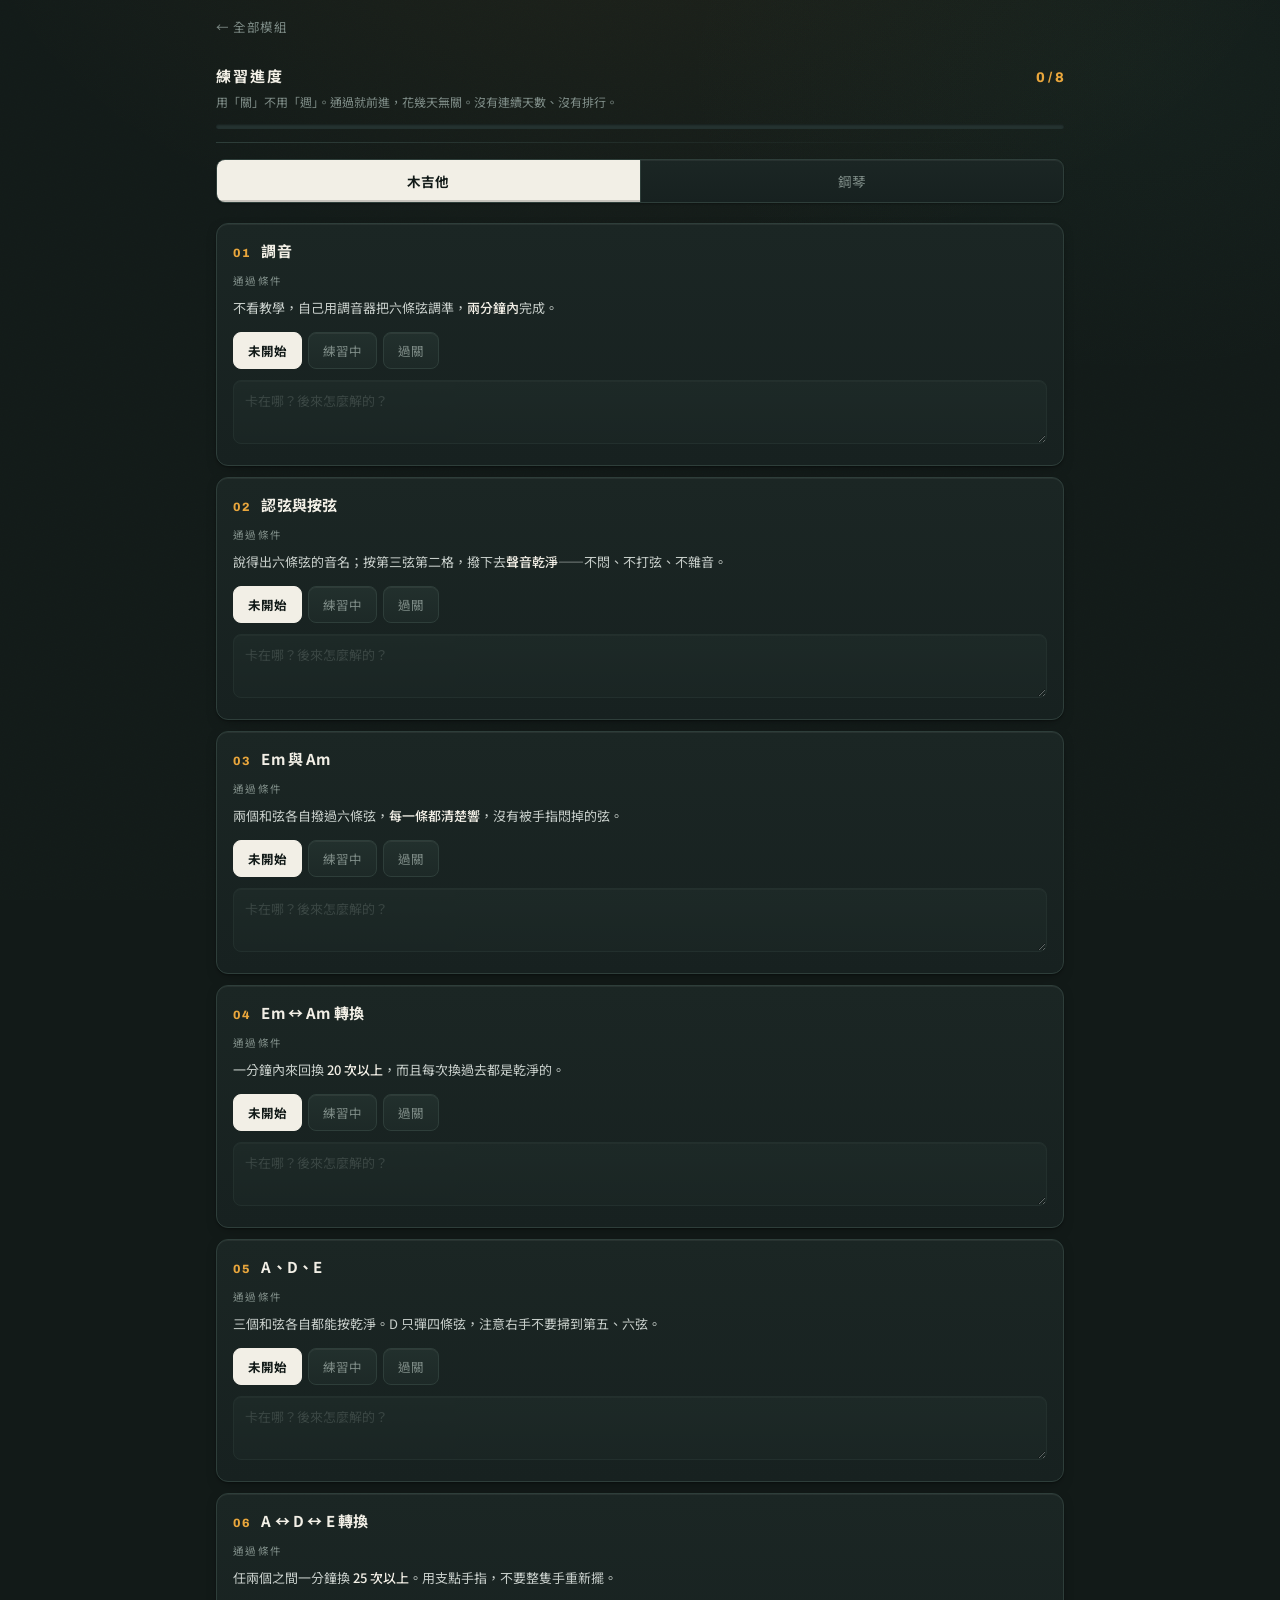
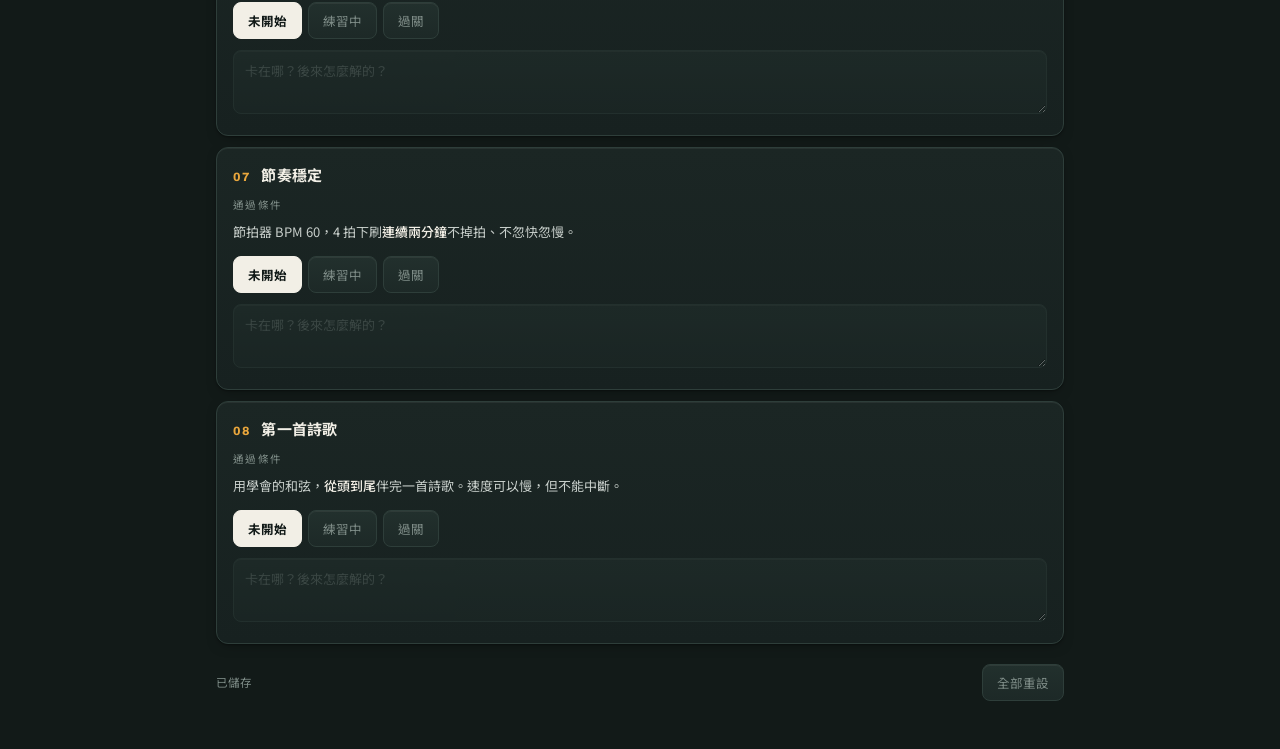
<file: progress.html>
<!DOCTYPE html>
<html lang="zh-Hant">
<head>
<meta charset="utf-8">
<meta name="viewport" content="width=device-width, initial-scale=1">
<title>練習進度</title>
<link rel="preconnect" href="https://fonts.googleapis.com">
<link rel="preconnect" href="https://fonts.gstatic.com" crossorigin>
<link href="https://fonts.googleapis.com/css2?family=Archivo:wght@600;700;800&family=Noto+Sans+TC:wght@400;500;700&display=swap" rel="stylesheet">
<link rel="manifest" href="manifest.json">
<meta name="theme-color" content="#121A18">
<meta name="mobile-web-app-capable" content="yes">
<link rel="apple-touch-icon" href="icons/icon-192.png">
<link rel="stylesheet" href="shared/tokens.css">
<script>
/* tokens.css 載入失敗時的 inline fallback。值要與 shared/tokens.css 一致。 */
(function(){
  if(getComputedStyle(document.documentElement).getPropertyValue("--ink").trim()) return;
  var s=document.createElement("style");
  s.textContent=":root{--ink:#121A18;--ink-2:#1A2523;--ink-3:#243230;--line:#2E3E3A;"+
    "--paper:#F2EFE6;--dim:#7E8C87;--amber:#E9A63C;--good:#5FBF8F;--bad:#D8695E;--radius:10px}"+
    ".mp-back{display:inline-block;margin:14px 0 0;font-size:12px;color:#7E8C87;text-decoration:none}";
  document.head.appendChild(s);
})();
</script>
<style>
  *{ box-sizing:border-box; margin:0; padding:0; }
  body{
    background:var(--ink); color:var(--paper);
    font-family:"Noto Sans TC", system-ui, sans-serif;
    -webkit-font-smoothing:antialiased; padding-bottom:48px;
  }
  .wrap{ max-width:620px; margin:0 auto; padding:0 16px; }

  header{ padding:20px 0 14px; border-bottom:1px solid var(--line); }
  .htop{ display:flex; align-items:baseline; justify-content:space-between; gap:12px; }
  h1{ font-size:15px; font-weight:700; letter-spacing:.08em; }
  .count{ font-family:"Archivo",sans-serif; font-weight:800; font-size:14px;
          color:var(--amber); font-variant-numeric:tabular-nums; }
  header p{ font-size:12px; color:var(--dim); margin-top:6px; line-height:1.65; }
  .bar{ height:3px; background:var(--ink-3); border-radius:2px; margin-top:12px; overflow:hidden; }
  .bar span{ display:block; height:100%; background:var(--amber); width:0;
             transition:width .3s ease; }

  .seg{ display:flex; border:1px solid var(--line); border-radius:9px;
        overflow:hidden; margin:16px 0 20px; }
  .seg > button{
    flex:1; background:transparent; color:var(--dim); border:none;
    border-right:1px solid var(--line); padding:11px 8px; cursor:pointer;
    font-family:inherit; font-size:13.5px;
  }
  .seg > button:last-child{ border-right:none; }
  .seg > button[aria-pressed="true"]{ background:var(--paper); color:var(--ink); font-weight:700; }
  .seg > button:focus-visible{ outline:2px solid var(--amber); outline-offset:-2px; }

  .stage{
    background:var(--ink-2); border:1px solid var(--line);
    border-radius:12px; padding:16px; margin-bottom:11px;
  }
  .stage.on{ border-color:var(--amber); }
  .stage.cleared{ opacity:.5; }
  .stop{ display:flex; align-items:baseline; gap:10px; }
  .no{ font-family:"Archivo",sans-serif; font-weight:800; font-size:12px;
       letter-spacing:.1em; color:var(--amber); flex:0 0 auto; }
  h2{ font-size:15px; font-weight:700; }
  .cond{ font-size:13px; color:#C8CFCB; line-height:1.8; margin-top:8px; }
  .cond b{ color:var(--paper); font-weight:500; }
  .condlabel{ font-size:10.5px; color:var(--dim); letter-spacing:.14em; margin-top:12px; }

  .states{ display:flex; gap:6px; margin-top:13px; flex-wrap:wrap; }
  .st{
    background:transparent; color:var(--dim); border:1px solid var(--line);
    border-radius:8px; padding:8px 14px; font-family:inherit; font-size:12.5px;
    cursor:pointer;
  }
  .st[aria-pressed="true"]{ background:var(--paper); color:var(--ink);
                            border-color:var(--paper); font-weight:700; }
  .st:focus-visible{ outline:2px solid var(--amber); outline-offset:2px; }

  .stamp{ font-size:11.5px; color:var(--amber); margin-top:10px;
          font-variant-numeric:tabular-nums; }

  textarea{
    width:100%; margin-top:11px; min-height:52px; resize:vertical;
    background:var(--ink-3); color:var(--paper);
    border:1px solid var(--line); border-radius:8px; padding:10px 11px;
    font-family:inherit; font-size:13px; line-height:1.6;
  }
  textarea::placeholder{ color:#5C6A66; }
  textarea:focus{ outline:2px solid var(--amber); outline-offset:1px; }

  .foot{ display:flex; justify-content:space-between; align-items:center;
         gap:12px; margin-top:20px; }
  .ghost{
    background:transparent; color:var(--dim); border:1px solid var(--line);
    border-radius:8px; padding:8px 14px; font-family:inherit; font-size:12.5px;
    cursor:pointer;
  }
  .ghost:hover{ color:var(--paper); border-color:var(--dim); }
  .status{ font-size:11.5px; color:var(--dim); }
</style>
<link rel="stylesheet" href="shared/skin.css">
</head>
<body>
<div class="wrap">

  <a class="mp-back" href="index.html">← 全部模組</a>

  <header>
    <div class="htop">
      <h1>練習進度</h1>
      <span class="count" id="count">—</span>
    </div>
    <p>用「關」不用「週」。通過就前進，花幾天無關。沒有連續天數、沒有排行。</p>
    <div class="bar"><span id="bar"></span></div>
  </header>

  <div class="seg" id="inst">
    <button type="button" data-v="guitar" aria-pressed="true">木吉他</button>
    <button type="button" data-v="piano"  aria-pressed="false">鋼琴</button>
  </div>

  <div id="board"></div>

  <div class="foot">
    <span class="status" id="save">載入中…</span>
    <button class="ghost" id="reset" type="button">全部重設</button>
  </div>

</div>

<script src="shared/store.js"></script>
<script src="shared/stages.js"></script>
<script>
(function(){
  "use strict";
  if(!window.MP||!MP.store||!MP.stages){ document.body.innerHTML='<p style="max-width:620px;margin:48px auto;padding:0 16px;font-family:system-ui,sans-serif;font-size:14px;line-height:1.9;color:#F2EFE6">共用檔案載入失敗（需要 shared/store.js 與 shared/stages.js）。請確認這個 HTML 與 shared/ 資料夾放在同一層。</p>'; return; }

  var KEY=MP.store.KEYS.progress;

  /* 八關的內容在 shared/stages.js。要改關卡就改那裡。 */
  var STAGES=MP.stages;

  var STATES=[
    { v:"idle",    label:"未開始" },
    { v:"working", label:"練習中" },
    { v:"cleared", label:"過關" }
  ];

  var data=null, timer=null;
  var inst = /[?&]inst=piano/.test(location.search) ? "piano" : "guitar";

  /* 預設樂器由 index.html 的「今天練什麼」透過 ?inst= 帶進來 */
  function syncInst(){
    Array.prototype.forEach.call($("inst").children, function(x){
      x.setAttribute("aria-pressed", x.dataset.v === inst ? "true" : "false");
    });
    var back = document.querySelector(".mp-back");
    if(back) back.href = "index.html" + (inst === "piano" ? "?inst=piano" : "");
  }

  var $=function(id){ return document.getElementById(id); };

  function blank(){
    var s={};
    ["guitar","piano"].forEach(function(k){
      s[k]=STAGES[k].map(function(){ return { st:"idle", note:"", on:null }; });
    });
    return s;
  }

  var today=MP.store.today;

  function save(){
    clearTimeout(timer);
    timer=setTimeout(function(){
      if(!MP.store.available()){ $("save").textContent="此環境無法儲存，離開後會清空"; return; }
      MP.store.set(KEY, data)
        .then(function(){ $("save").textContent="已儲存"; })
        .catch(function(){ $("save").textContent="儲存失敗，剛才的變更沒存到"; });
    },400);
  }

  function load(){
    if(!MP.store.available()){
      data=blank(); $("save").textContent="此環境無法儲存，離開後會清空"; render(); return;
    }
    MP.store.get(KEY).then(function(v){
      data=v || blank();
      $("save").textContent="已儲存"; render();
    }).catch(function(){
      data=blank(); $("save").textContent="尚未有紀錄"; render();
    });
  }

  function render(){
    var list=STAGES[inst], d=data[inst], board=$("board");
    board.innerHTML="";

    list.forEach(function(s,i){
      var rec=d[i];
      var card=document.createElement("div");
      card.className="stage"+(rec.st==="working"?" on":"")+(rec.st==="cleared"?" cleared":"");

      var top=document.createElement("div");
      top.className="stop";
      top.innerHTML='<span class="no">'+String(i+1).padStart(2,"0")+'</span><h2>'+s.h+'</h2>';
      card.appendChild(top);

      var cl=document.createElement("div");
      cl.className="condlabel"; cl.textContent="通過條件";
      card.appendChild(cl);

      var c=document.createElement("p");
      c.className="cond"; c.innerHTML=s.c;
      card.appendChild(c);

      var row=document.createElement("div");
      row.className="states";
      STATES.forEach(function(st){
        var b=document.createElement("button");
        b.type="button"; b.className="st"; b.textContent=st.label;
        b.setAttribute("aria-pressed", rec.st===st.v ? "true":"false");
        b.addEventListener("click",function(){
          rec.st=st.v;
          rec.on = st.v==="cleared" ? (rec.on || today()) : null;
          save(); render();
        });
        row.appendChild(b);
      });
      card.appendChild(row);

      if(rec.st==="cleared" && rec.on){
        var sp=document.createElement("div");
        sp.className="stamp"; sp.textContent="過關 "+rec.on;
        card.appendChild(sp);
      }

      var ta=document.createElement("textarea");
      ta.placeholder="卡在哪？後來怎麼解的？";
      ta.value=rec.note;
      ta.addEventListener("input",function(){ rec.note=ta.value; save(); });
      card.appendChild(ta);

      board.appendChild(card);
    });

    var done=d.filter(function(r){ return r.st==="cleared"; }).length;
    $("count").textContent=done+" / "+list.length;
    $("bar").style.width=(done/list.length*100)+"%";
  }

  $("inst").addEventListener("click",function(e){
    var b=e.target.closest("button"); if(!b) return;
    inst=b.dataset.v;
    syncInst();
    render();
  });

  $("reset").addEventListener("click",function(){
    if(!confirm("清空全部進度與卡點紀錄？無法復原。")) return;
    data=blank(); save(); render();
  });

  syncInst();
  load();
})();
</script>
<script src="shared/sw-register.js"></script>
</body>
</html>
</file>
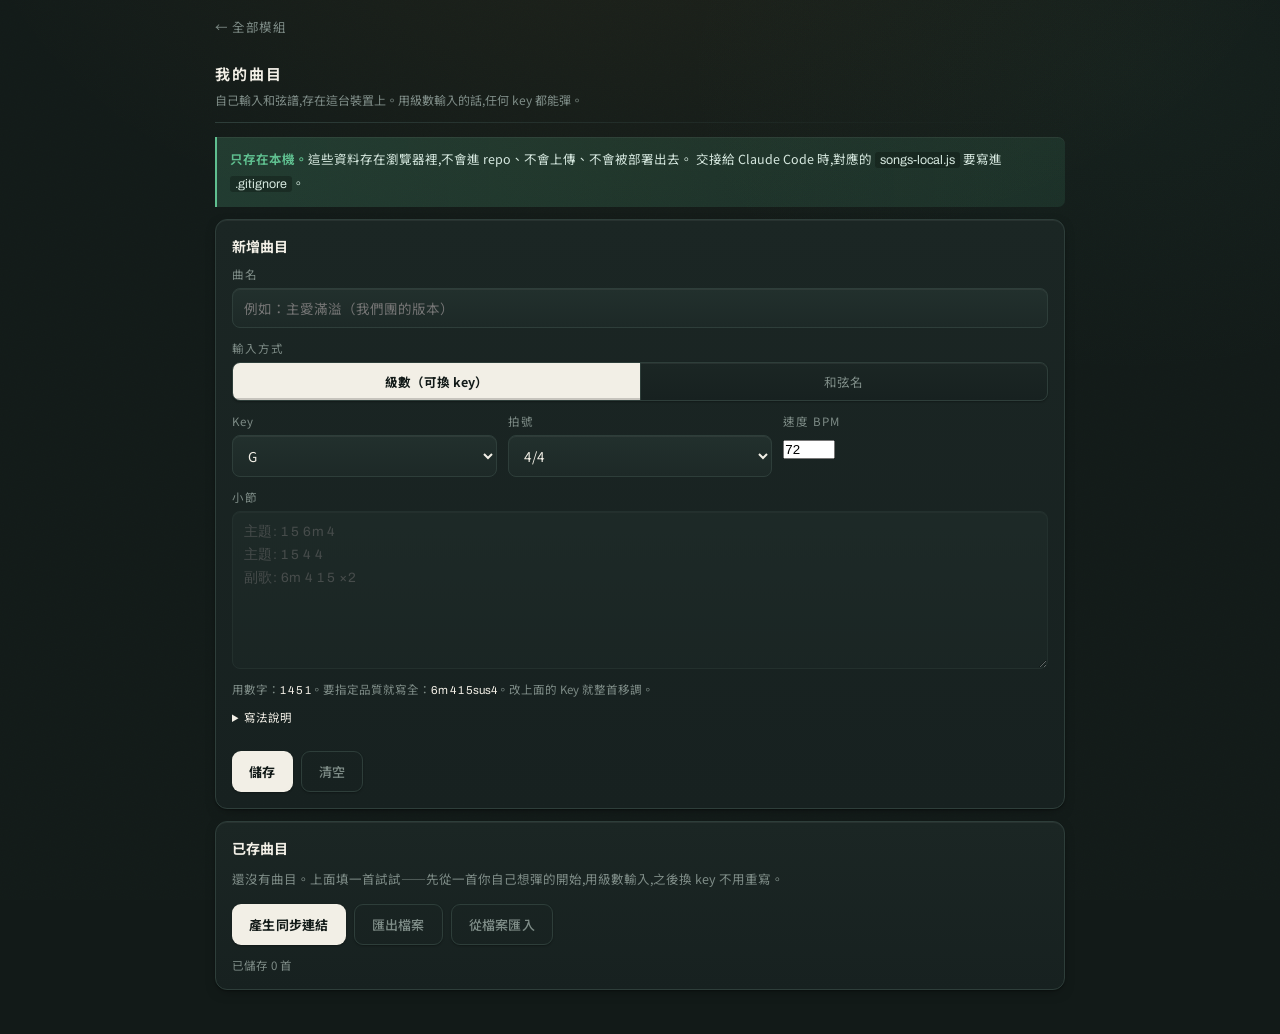
<file: songs.html>
<!DOCTYPE html>
<html lang="zh-Hant">
<head>
<meta charset="utf-8">
<meta name="viewport" content="width=device-width, initial-scale=1">
<title>我的曲目</title>
<link rel="preconnect" href="https://fonts.googleapis.com">
<link rel="preconnect" href="https://fonts.gstatic.com" crossorigin>
<link href="https://fonts.googleapis.com/css2?family=Archivo:wght@600;700;800&family=Noto+Sans+TC:wght@400;500;700&display=swap" rel="stylesheet">
<link rel="manifest" href="manifest.json">
<meta name="theme-color" content="#121A18">
<meta name="mobile-web-app-capable" content="yes">
<link rel="apple-touch-icon" href="icons/icon-192.png">
<link rel="stylesheet" href="shared/tokens.css">
<script>
/* tokens.css 載入失敗時的 inline fallback。值要與 shared/tokens.css 一致。 */
(function(){
  if(getComputedStyle(document.documentElement).getPropertyValue("--ink").trim()) return;
  var s=document.createElement("style");
  s.textContent=":root{--ink:#121A18;--ink-2:#1A2523;--ink-3:#243230;--line:#2E3E3A;"+
    "--paper:#F2EFE6;--dim:#7E8C87;--amber:#E9A63C;--good:#5FBF8F;--bad:#D8695E;--radius:10px}"+
    ".mp-back{display:inline-block;margin:14px 0 0;font-size:12px;color:#7E8C87;text-decoration:none}";
  document.head.appendChild(s);
})();
</script>
<style>
  *{ box-sizing:border-box; margin:0; padding:0; }
  body{ background:var(--ink); color:var(--paper);
        font-family:"Noto Sans TC", system-ui, sans-serif;
        -webkit-font-smoothing:antialiased; padding-bottom:44px; }
  .wrap{ max-width:640px; margin:0 auto; padding:0 15px; }

  header{ padding:18px 0 13px; border-bottom:1px solid var(--line); }
  h1{ font-size:15px; font-weight:700; letter-spacing:.08em; }
  header p{ font-size:12px; color:var(--dim); margin-top:6px; line-height:1.7; }

  .local{
    background:rgba(95,191,143,.09); border-left:2px solid var(--good);
    border-radius:0 7px 7px 0; padding:11px 13px; margin-top:14px;
    font-size:12.5px; line-height:1.75; color:#D6E8DF;
  }
  .local b{ color:var(--good); font-weight:700; }
  .local code{ font-family:"Archivo",monospace; background:rgba(0,0,0,.25);
               padding:1px 5px; border-radius:3px; }

  .card{ background:var(--ink-2); border:1px solid var(--line);
         border-radius:12px; padding:16px; margin-top:12px; }
  h2{ font-size:14px; font-weight:700; margin-bottom:10px; }

  .field{ margin-bottom:12px; }
  .field label{ display:block; font-size:11.5px; color:var(--dim);
                letter-spacing:.08em; margin-bottom:6px; }
  input[type=text], textarea, select{
    width:100%; background:var(--ink-3); color:var(--paper);
    border:1px solid var(--line); border-radius:8px; padding:9px 11px;
    font-family:inherit; font-size:13.5px;
  }
  textarea{ min-height:64px; resize:vertical; font-family:"Archivo",monospace;
            letter-spacing:.03em; line-height:1.7; }
  input:focus, textarea:focus, select:focus{ outline:2px solid var(--amber); outline-offset:1px; }
  .grid2{ display:flex; gap:11px; flex-wrap:wrap; }
  .grid2 > .field{ flex:1 1 130px; margin-bottom:12px; }

  .seg{ display:flex; border:1px solid var(--line); border-radius:8px; overflow:hidden; }
  .seg button{ flex:1; background:transparent; color:var(--dim); border:none;
               border-right:1px solid var(--line); padding:9px 8px; font-size:12.5px;
               cursor:pointer; font-family:inherit; }
  .seg button:last-child{ border-right:none; }
  .seg button[aria-pressed="true"]{ background:var(--paper); color:var(--ink); font-weight:700; }
  .seg button:focus-visible{ outline:2px solid var(--amber); outline-offset:-2px; }

  .hint{ font-size:11.5px; color:var(--dim); line-height:1.7; margin-top:6px; }
  .hint code{ font-family:"Archivo",monospace; color:var(--paper); }

  .help{ margin-top:9px; font-size:11.5px; color:var(--dim); }
  .help summary{ cursor:pointer; color:var(--paper); }
  .help ul{ margin:8px 0 0 18px; line-height:1.9; }
  .help code{ font-family:"Archivo",monospace; color:var(--amber); }
  .help b{ color:var(--paper); }

  .seclabel{
    grid-column:1/-1; font-size:11px; font-weight:700; letter-spacing:.14em;
    color:var(--amber); margin-top:10px;
  }
  .seclabel span{ font-weight:400; color:var(--dim); letter-spacing:.02em; margin-left:8px; }
  .barno{
    position:absolute; top:3px; left:5px;
    font-family:"Archivo",sans-serif; font-size:8.5px; font-weight:700;
    color:var(--dim);
  }
  .summary{
    margin-top:12px; font-size:12px; color:var(--dim); line-height:1.8;
  }
  .summary b{ color:var(--paper); }

  .bars{ display:grid; grid-template-columns:repeat(4,1fr); gap:5px; margin-top:12px; }
  .bar{ border:1px solid var(--line); border-radius:7px; padding:14px 3px 9px;
        text-align:center; font-family:"Archivo",sans-serif; font-weight:700;
        font-size:14px; color:var(--paper); position:relative; }
  .bar.bad{ border-color:var(--bad); color:var(--bad); }
  .bar small{ display:block; font-size:9.5px; color:var(--dim); font-weight:600; margin-top:2px; }

  .btnrow{ display:flex; gap:8px; flex-wrap:wrap; margin-top:14px; }
  .btn{ background:var(--paper); color:var(--ink); border:none; border-radius:9px;
        padding:10px 17px; font-family:inherit; font-size:13px; font-weight:700; cursor:pointer; }
  .btn.alt{ background:transparent; color:var(--dim); border:1px solid var(--line); font-weight:500; }
  .btn.alt:hover{ color:var(--paper); border-color:var(--dim); }
  .btn.danger{ background:transparent; color:var(--bad); border:1px solid var(--line); font-weight:500; }
  .btn:focus-visible{ outline:2px solid var(--amber); outline-offset:2px; }

  .song{ display:flex; align-items:center; gap:11px; border:1px solid var(--line);
         border-radius:9px; padding:11px 13px; margin-bottom:7px; }
  .song .t{ flex:1 1 auto; font-size:14px; font-weight:500; }
  .song .m{ font-size:11px; color:var(--dim); margin-top:3px; }
  .song button{ background:transparent; border:1px solid var(--line); color:var(--dim);
                border-radius:7px; padding:6px 11px; font-size:12px; cursor:pointer;
                font-family:inherit; }
  .song button:hover{ color:var(--paper); border-color:var(--dim); }
  .empty{ font-size:12.5px; color:var(--dim); line-height:1.7; }
  .status{ font-size:11.5px; color:var(--dim); margin-top:12px; display:block; }
  .hidden{ display:none !important; }
  .linkbox{
    margin-top:14px; padding:13px;
    background:rgba(233,166,60,.09); border-left:2px solid var(--amber);
    border-radius:0 8px 8px 0;
  }
  .linkbox p{ font-size:12.5px; line-height:1.8; color:#E6DFCF; margin-bottom:10px; }
  .linkbox b{ color:var(--amber); }
  .linkbox textarea{
    font-family:"Archivo",monospace; font-size:11px; line-height:1.5;
    word-break:break-all; min-height:auto;
  }
  .gotlink{
    margin-top:14px; padding:12px 14px;
    background:rgba(95,191,143,.12); border-left:2px solid var(--good);
    border-radius:0 8px 8px 0; font-size:13px; line-height:1.8; color:#D6E8DF;
  }
  .gotlink b{ color:var(--good); }
</style>
<link rel="stylesheet" href="shared/skin.css">
</head>
<body>
<div class="wrap">

  <a class="mp-back" href="index.html">← 全部模組</a>

  <header>
    <h1>我的曲目</h1>
    <p>自己輸入和弦譜,存在這台裝置上。用級數輸入的話,任何 key 都能彈。</p>
  </header>

  <div class="local">
    <b>只存在本機。</b>這些資料存在瀏覽器裡,不會進 repo、不會上傳、不會被部署出去。
    交接給 Claude Code 時,對應的 <code>songs-local.js</code> 要寫進 <code>.gitignore</code>。
  </div>

  <div class="card">
    <h2 id="formTitle">新增曲目</h2>

    <div class="field">
      <label for="title">曲名</label>
      <input type="text" id="title" placeholder="例如：主愛滿溢（我們團的版本）">
    </div>

    <div class="field">
      <label>輸入方式</label>
      <div class="seg" id="mode">
        <button type="button" data-v="degree" aria-pressed="true">級數（可換 key）</button>
        <button type="button" data-v="chord"  aria-pressed="false">和弦名</button>
      </div>
    </div>

    <div class="grid2">
      <div class="field" id="keyField">
        <label for="key">Key</label>
        <select id="key"></select>
      </div>
      <div class="field">
        <label for="beats">拍號</label>
        <select id="beats">
          <option value="4">4/4</option>
          <option value="3">3/4</option>
        </select>
      </div>
      <div class="field">
        <label for="bpm">速度 BPM</label>
        <input type="number" id="bpm" min="30" max="200" step="1" value="72">
      </div>
    </div>

    <div class="field">
      <label for="bars">小節</label>
      <textarea id="bars" rows="6"
        placeholder="主題: 1 5 6m 4&#10;主題: 1 5 4 4&#10;副歌: 6m 4 1 5 &#215;2"></textarea>
      <p class="hint" id="hint"></p>
      <details class="help">
        <summary>寫法說明</summary>
        <ul>
          <li><b>一行一段</b>。行首可以寫段落名稱再加冒號，例如 <code>主題: 1 5 6m 4</code></li>
          <li><b>空格分隔小節</b>。一個 token 一小節</li>
          <li><b>整行重複</b>：行尾寫 <code>&#215;2</code>（或 <code>x2</code>）</li>
          <li><b>單一小節重複</b>：<code>1&#215;4</code> 等於 <code>1 1 1 1</code></li>
          <li>看不懂的 token 會標紅，不會讓整首壞掉</li>
        </ul>
      </details>
    </div>

    <div class="bars" id="preview"></div>
    <p class="summary" id="summary"></p>

    <div class="btnrow">
      <button class="btn" id="save" type="button">儲存</button>
      <button class="btn alt" id="cancel" type="button">清空</button>
    </div>
  </div>

  <div class="card">
    <h2>已存曲目</h2>
    <div id="list"></div>
    <div class="btnrow">
      <button class="btn" id="link" type="button">產生同步連結</button>
      <button class="btn alt" id="exp" type="button">匯出檔案</button>
      <button class="btn alt" id="imp" type="button">從檔案匯入</button>
      <input type="file" id="impfile" accept=".json,application/json" style="display:none">
    </div>
    <div id="linkbox" class="linkbox hidden">
      <p>把這個網址在<b>另一台裝置</b>打開，曲目就會進去。<br>
         資料在網址本身裡，沒有經過任何伺服器。</p>
      <textarea id="linkout" readonly rows="3"></textarea>
      <div class="btnrow">
        <button class="btn alt" id="linkcopy" type="button">複製</button>
        <button class="btn alt" id="linkclose" type="button">關閉</button>
      </div>
    </div>
    <span class="status" id="status">載入中…</span>
  </div>

</div>

<script src="shared/theory.js"></script>
<script src="shared/store.js"></script>
<script>
(function(){
  "use strict";
  if(!window.MP||!MP.theory||!MP.store){ document.body.innerHTML='<p style="max-width:620px;margin:48px auto;padding:0 16px;font-family:system-ui,sans-serif;font-size:14px;line-height:1.9;color:#F2EFE6">共用檔案載入失敗（需要 shared/theory.js 與 shared/store.js）。請確認這個 HTML 與 shared/ 資料夾放在同一層。</p>'; return; }

  var KEY=MP.store.KEYS.songs;
  var $=function(id){ return document.getElementById(id); };

  /* 樂理計算在 shared/theory.js（同一份演算法，含升降記號偏好） */
  var KEYS=MP.theory.KEYS;

  var state={ songs:[], editing:null, mode:"degree" };
  var timer=null;

  /* ---------- 儲存 ---------- */
  function save(){
    clearTimeout(timer);
    timer=setTimeout(function(){
      if(!MP.store.available()){ $("status").textContent="此環境無法儲存，離開後會清空"; return; }
      MP.store.set(KEY, state.songs)
        .then(function(){ $("status").textContent="已儲存 "+state.songs.length+" 首"; })
        .catch(function(){ $("status").textContent="儲存失敗"; });
    },350);
  }
  function load(){
    if(!MP.store.available()){ $("status").textContent="此環境無法儲存，離開後會清空"; paintList(); return; }
    MP.store.get(KEY).then(function(v){
      state.songs = v || [];
      $("status").textContent="已儲存 "+state.songs.length+" 首"; paintList();
    }).catch(function(){ state.songs=[]; $("status").textContent="尚未有曲目"; paintList(); });
  }

  /* ---------- 解析 ----------
     一行一段，行首可加「段落名稱:」。
     ×N 可以放在行尾（整行重複）或單一 token 後面（那一小節重複）。
     解析結果同時給預覽與儲存用：
       bars      展開後的平面陣列——跟著彈與掉落練習吃這個，格式不變
       sections  [{label, from, to}] 小節索引，用來標段落與之後選練習範圍 */

  var REPEAT = /[\u00d7xX*](\d{1,2})$/;   // ×2 / x2 / *2

  function parseChart(text){
    var bars = [], sections = [];
    text.split(/\n/).forEach(function(line){
      var raw = line.trim();
      if(!raw) return;

      var label = null;
      var colon = raw.match(/^([^:：]{1,12})[:：]\s*(.*)$/);
      if(colon){ label = colon[1].trim(); raw = colon[2]; }

      var lineRepeat = 1;
      var lr = raw.match(REPEAT);
      if(lr && /\s/.test(raw.slice(0, raw.length - lr[0].length))){
        lineRepeat = parseInt(lr[1], 10);
        raw = raw.slice(0, raw.length - lr[0].length).trim();
      }

      var toks = raw.replace(/\|/g, " ").split(/\s+/).filter(function(x){ return x; });
      if(!toks.length) return;

      var expanded = [];
      toks.forEach(function(t){
        var m = t.match(REPEAT);
        if(m){
          var n = parseInt(m[1], 10);
          var base = t.slice(0, t.length - m[0].length);
          if(base) for(var i=0;i<n;i++) expanded.push(base);
        } else expanded.push(t);
      });

      var from = bars.length;
      for(var r=0;r<lineRepeat;r++) bars = bars.concat(expanded);
      sections.push({ label: label, from: from, to: bars.length - 1,
                      repeat: lineRepeat, len: expanded.length });
    });
    return { bars: bars, sections: sections };
  }

  function chart(){ return parseChart($("bars").value); }
  function tokens(){ return chart().bars; }
  function resolve(tok, key){
    if(state.mode==="chord") return { text:tok, ok:true };
    var m=/^([1-7])(.*)$/.exec(tok);
    if(!m) return { text:tok, ok:false };
    var r=MP.theory.degreeToChord(tok, key);
    return { text:r.text, ok:r.ok, sub:r.ok?tok:undefined };
  }
  function paintPreview(){
    var p=$("preview"); p.innerHTML="";
    var key=$("key").value, c=chart(), bad=0;

    c.sections.forEach(function(sec){
      if(sec.label || c.sections.length > 1){
        var h=document.createElement("div");
        h.className="seclabel";
        h.innerHTML=(sec.label || "第 "+(c.sections.indexOf(sec)+1)+" 行") +
          "<span>小節 "+(sec.from+1)+"–"+(sec.to+1)+
          (sec.repeat>1 ? " · 重複 "+sec.repeat+" 次" : "")+"</span>";
        p.appendChild(h);
      }
      for(var i=sec.from;i<=sec.to;i++){
        var r=resolve(c.bars[i], key);
        if(!r.ok) bad++;
        var d=document.createElement("div");
        d.className="bar"+(r.ok?"":" bad");
        d.innerHTML='<span class="barno">'+(i+1)+'</span>'+
                    r.text+(r.sub?"<small>"+r.sub+"</small>":"");
        p.appendChild(d);
      }
    });

    var sum=$("summary");
    if(c.bars.length){
      var beats=parseInt($("beats").value,10)||4;
      var bpm=parseInt($("bpm").value,10)||72;
      var secs=c.bars.length*beats*60/bpm;
      sum.innerHTML="共 <b>"+c.bars.length+"</b> 小節 · "+c.sections.length+" 段 · "+
        "以 BPM "+bpm+" 約 <b>"+Math.floor(secs/60)+" 分 "+Math.round(secs%60)+" 秒</b>"+
        (bad ? " · <b style=\'color:var(--bad)\'>"+bad+" 個看不懂的 token</b>" : "");
    } else sum.textContent="";

    $("hint").innerHTML = state.mode==="degree"
      ? "用數字：<code>1 4 5 1</code>。要指定品質就寫全：<code>6m 4 1 5sus4</code>。"+
        "改上面的 Key 就整首移調。"
      : "直接寫和弦名：<code>G C D G</code>。這種方式不能自動換 key。";
  }

  /* ---------- 表單 ---------- */
  function setMode(v){
    state.mode=v;
    Array.prototype.forEach.call($("mode").children,function(x){
      x.setAttribute("aria-pressed", x.dataset.v===v?"true":"false");
    });
    $("keyField").style.opacity = v==="degree" ? "1" : "0.5";
    paintPreview();
  }
  function clearForm(){
    state.editing=null;
    $("formTitle").textContent="新增曲目";
    $("title").value=""; $("bars").value="";
    $("key").value="G"; $("beats").value="4"; $("bpm").value="72";
    setMode("degree"); paintPreview();
  }
  function edit(id){
    var s=state.songs.find(function(x){ return x.id===id; });
    if(!s) return;
    state.editing=id;
    $("formTitle").textContent="編輯曲目";
    $("title").value=s.title;
    $("bars").value=s.src || s.bars.join(" ");   // 舊資料沒有 src，退回平面陣列
    $("key").value=s.key; $("beats").value=String(s.beats);
    $("bpm").value=String(s.bpm || 72);
    setMode(s.mode);
    window.scrollTo({top:0,behavior:"smooth"});
  }

  $("save").addEventListener("click",function(){
    var t=$("title").value.trim(), ts=tokens();
    if(!t){ alert("請填曲名"); return; }
    if(!ts.length){ alert("請至少填一個小節"); return; }
    var c=chart();
    var rec={ id: state.editing || ("s"+Date.now()),
      title:t, mode:state.mode, key:$("key").value,
      beats:parseInt($("beats").value,10),
      bpm:parseInt($("bpm").value,10)||72,
      /* bars 是展開後的平面陣列，跟著彈與掉落練習吃這個，格式沒變。
         src 留原始文字，重新編輯時不會失去段落與重複記號。 */
      bars:c.bars, src:$("bars").value, sections:c.sections };
    if(state.editing){
      var i=state.songs.findIndex(function(x){ return x.id===state.editing; });
      state.songs[i]=rec;
    } else state.songs.push(rec);
    save(); paintList(); clearForm();
  });
  $("cancel").addEventListener("click",clearForm);

  /* ---------- 清單 ---------- */
  function paintList(){
    var l=$("list"); l.innerHTML="";
    if(!state.songs.length){
      l.innerHTML='<p class="empty">還沒有曲目。上面填一首試試——'+
        '先從一首你自己想彈的開始,用級數輸入,之後換 key 不用重寫。</p>';
      return;
    }
    state.songs.forEach(function(s){
      var d=document.createElement("div"); d.className="song";
      var info=document.createElement("div"); info.className="t";
      var mins=s.bars.length*s.beats*60/(s.bpm||72);
      info.innerHTML=s.title+'<div class="m">'+
        (s.mode==="degree"?"級數 · key of "+s.key:"和弦名")+
        "　"+s.beats+"/4　BPM "+(s.bpm||72)+
        "　"+s.bars.length+" 小節"+
        (s.sections&&s.sections.length>1 ? "（"+s.sections.length+" 段）" : "")+
        "　約 "+Math.floor(mins/60)+":"+String(Math.round(mins%60)).padStart(2,"0")+
        "</div>";
      var be=document.createElement("button"); be.textContent="編輯";
      be.addEventListener("click",function(){ edit(s.id); });
      var bd=document.createElement("button"); bd.textContent="刪除";
      bd.addEventListener("click",function(){
        if(!confirm("刪除「"+s.title+"」?")) return;
        state.songs=state.songs.filter(function(x){ return x.id!==s.id; });
        save(); paintList();
      });
      d.appendChild(info); d.appendChild(be); d.appendChild(bd);
      l.appendChild(d);
    });
  }

  /* ---------- 跨裝置同步 ----------
     曲目存在瀏覽器的 localStorage，而 localStorage 綁 origin 也綁裝置——
     在電腦上輸入的東西，平板看不到。

     解法是把整份曲庫塞進網址的 hash：在另一台裝置打開那個網址就進去了。
     用 hash（#）而不是查詢字串（?），資料不會送到伺服器，
     也不會被記進伺服器日誌。 */

  function b64enc(str){
    var bytes = new TextEncoder().encode(str), bin = "";
    bytes.forEach(function(b){ bin += String.fromCharCode(b); });
    return btoa(bin).replace(/\+/g,"-").replace(/\//g,"_").replace(/=+$/,"");
  }
  function b64dec(str){
    var t = str.replace(/-/g,"+").replace(/_/g,"/");
    var bin = atob(t), bytes = new Uint8Array(bin.length);
    for(var i=0;i<bin.length;i++) bytes[i] = bin.charCodeAt(i);
    return new TextDecoder().decode(bytes);
  }

  function makeLink(){
    var payload = b64enc(JSON.stringify(state.songs));
    return location.origin + location.pathname + "#s=" + payload;
  }

  $("link").addEventListener("click",function(){
    if(!state.songs.length){ alert("還沒有曲目可以同步。"); return; }
    var url = makeLink();
    $("linkout").value = url;
    $("linkbox").classList.remove("hidden");
    $("status").textContent = "連結已產生（" + state.songs.length + " 首，" +
      Math.round(url.length/1024*10)/10 + " KB）";
  });
  $("linkcopy").addEventListener("click",function(){
    var ta=$("linkout"); ta.select(); ta.setSelectionRange(0, 999999);
    var ok=false;
    if(navigator.clipboard && navigator.clipboard.writeText){
      navigator.clipboard.writeText(ta.value).then(function(){
        $("status").textContent="已複製";
      }).catch(function(){ $("status").textContent="複製失敗，請手動選取"; });
      ok=true;
    }
    if(!ok){ try{ document.execCommand("copy"); $("status").textContent="已複製"; }
             catch(e){ $("status").textContent="請手動選取複製"; } }
  });
  $("linkclose").addEventListener("click",function(){
    $("linkbox").classList.add("hidden");
  });

  /* 開啟時如果網址帶了曲庫，就併進來。用 id 去重，重開同一個連結不會變兩份。 */
  function importFromHash(){
    var m = /[#&]s=([A-Za-z0-9\-_]+)/.exec(location.hash);
    if(!m) return false;
    var arr;
    try{ arr = JSON.parse(b64dec(m[1])); }catch(e){ return false; }
    if(!Array.isArray(arr) || !arr.length) return false;

    var have = {};
    state.songs.forEach(function(x){ have[x.id] = true; });
    var added = 0;
    arr.forEach(function(rec){
      if(!rec || !rec.id || have[rec.id]) return;
      state.songs.push(rec); have[rec.id] = true; added++;
    });

    history.replaceState(null, "", location.pathname);   // 網址清乾淨，免得重複匯入

    var box = document.createElement("div");
    box.className = "gotlink";
    box.innerHTML = added
      ? "<b>已從連結收到 " + added + " 首。</b>下面看得到，「跟著彈」與掉落練習也會出現。"
      : "<b>這個連結的曲目已經在這台裝置上了。</b>沒有重複加入。";
    $("list").parentNode.insertBefore(box, $("list"));

    if(added) save();
    return added > 0;
  }

  /* ---------- 檔案匯出入 ---------- */
  $("exp").addEventListener("click",function(){
    var blob=new Blob([JSON.stringify(state.songs,null,2)],{type:"application/json"});
    var a=document.createElement("a");
    a.href=URL.createObjectURL(blob);
    a.download="songs-local.json";
    a.click(); URL.revokeObjectURL(a.href);
  });
  /* 原本用 prompt() 貼 JSON，在平板上等於不能用。改成選檔案。 */
  $("imp").addEventListener("click",function(){ $("impfile").click(); });
  $("impfile").addEventListener("change",function(){
    var f=this.files && this.files[0];
    if(!f) return;
    var r=new FileReader();
    r.onload=function(){
      try{
        var arr=JSON.parse(r.result);
        if(!Array.isArray(arr)) throw 0;
        var have={}; state.songs.forEach(function(x){ have[x.id]=true; });
        var n=0;
        arr.forEach(function(rec){ if(rec && rec.id && !have[rec.id]){ state.songs.push(rec); have[rec.id]=true; n++; } });
        save(); paintList();
        $("status").textContent="從檔案匯入 "+n+" 首";
      }catch(e){ alert("格式不對，要是「匯出檔案」產生的 JSON。"); }
      this.value="";
    }.bind(this);
    r.readAsText(f);
  });

  /* ---------- 啟動 ---------- */
  KEYS.forEach(function(k){
    var o=document.createElement("option"); o.value=k; o.textContent=k;
    if(k==="G") o.selected=true; $("key").appendChild(o);
  });
  $("mode").addEventListener("click",function(e){
    var b=e.target.closest("button"); if(b) setMode(b.dataset.v);
  });
  $("bars").addEventListener("input",paintPreview);
  $("key").addEventListener("change",paintPreview);
  $("beats").addEventListener("change",paintPreview);
  $("bpm").addEventListener("input",paintPreview);

  setMode("degree"); paintPreview();
  load();
  /* load() 是非同步的，等它把既有曲目讀進來再併入連結帶來的，才能正確去重 */
  setTimeout(function(){ if(importFromHash()) paintList(); }, 250);

  /* 這個模組不分樂器，但要把 index.html 的選擇原樣帶回去，返回後才不會被重設 */
  (function(){
    var back=document.querySelector(".mp-back");
    if(back) back.href="index.html"+location.search;
  })();

})();
</script>
<script src="shared/sw-register.js"></script>
</body>
</html>
</file>
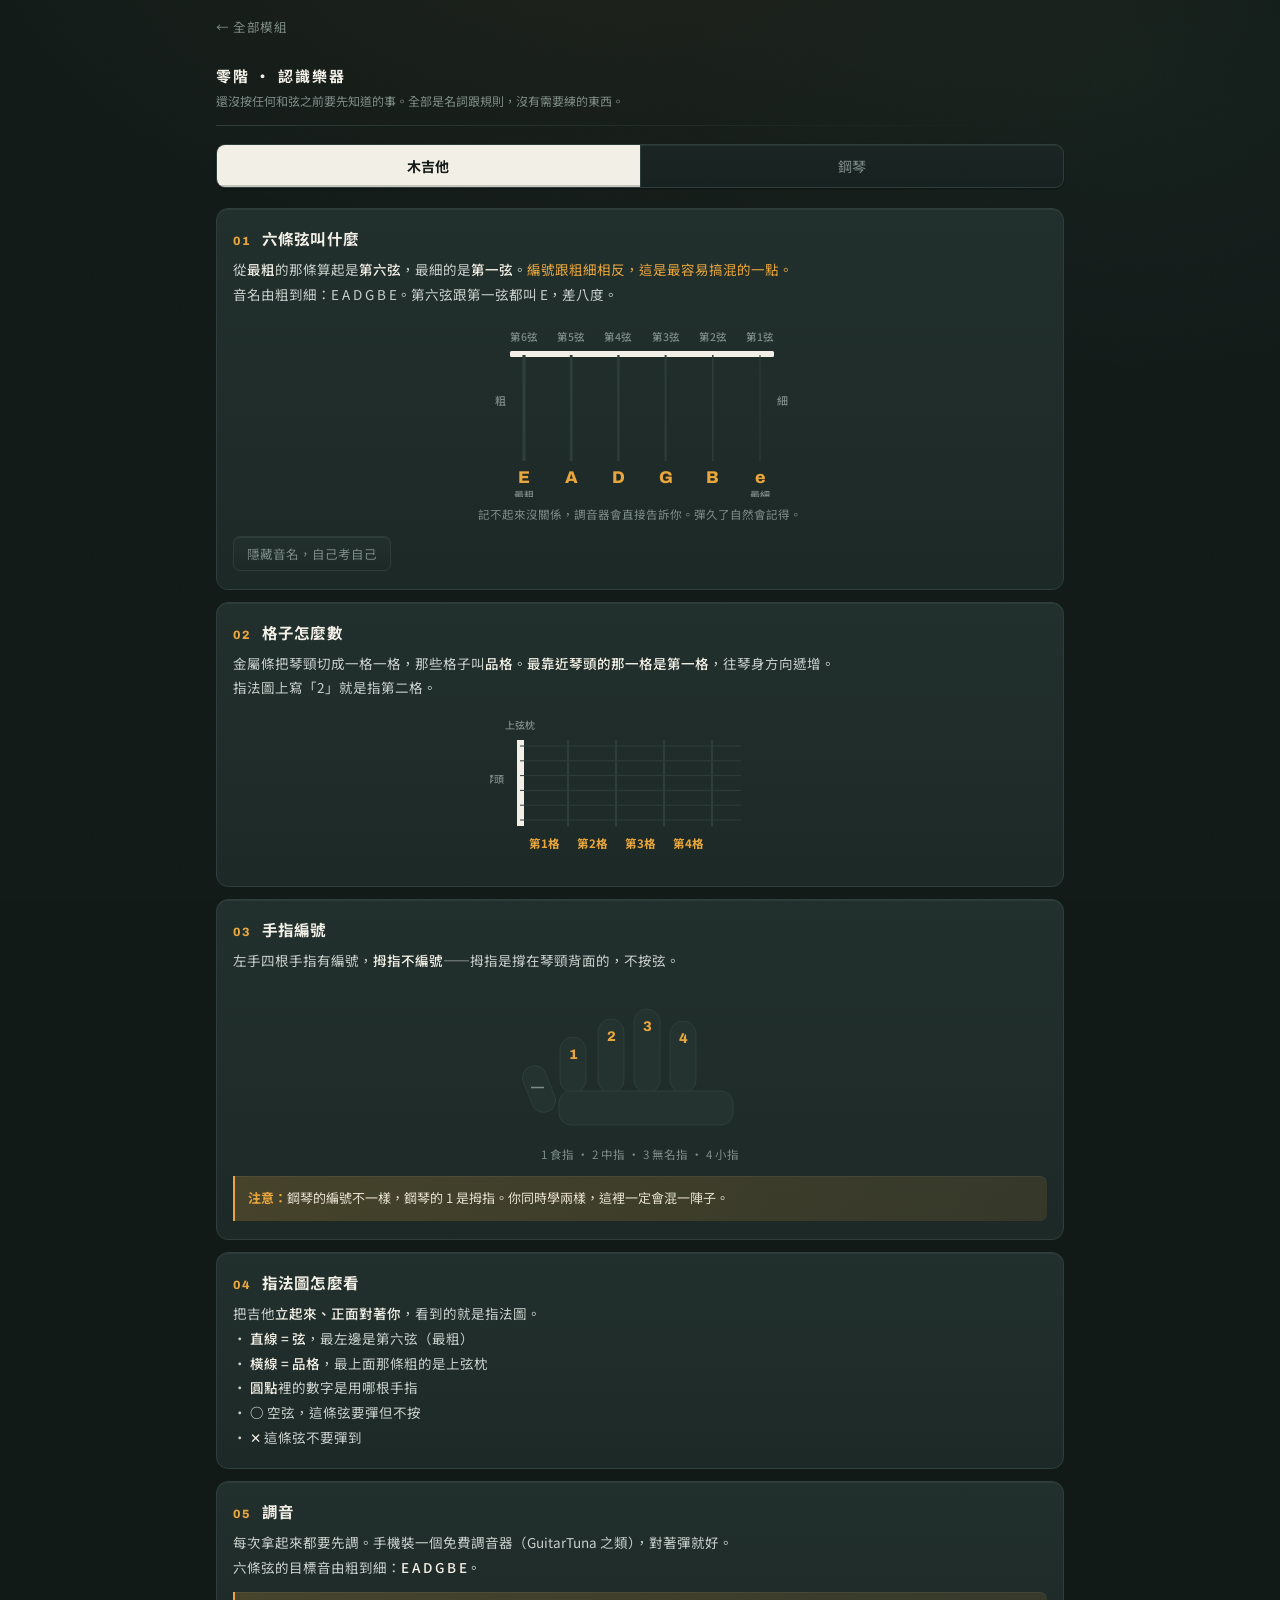
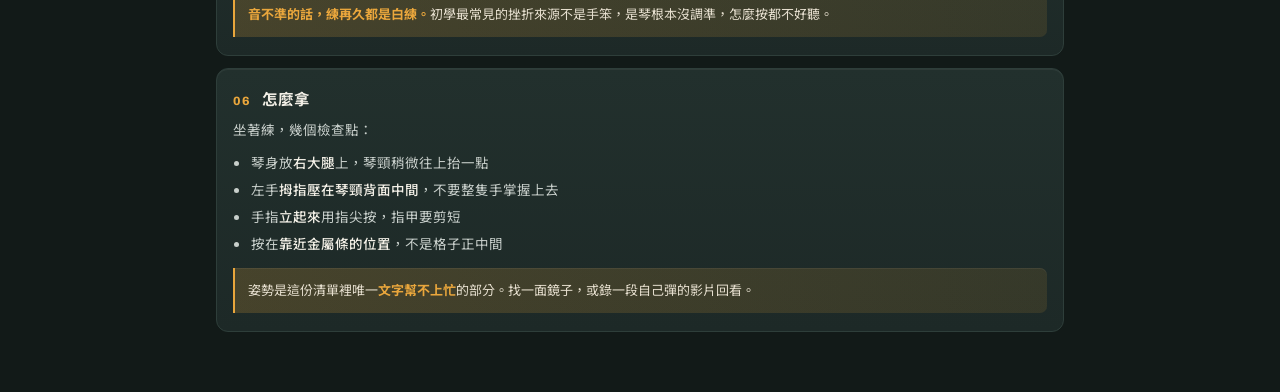
<file: zero.html>
<!DOCTYPE html>
<html lang="zh-Hant">
<head>
<meta charset="utf-8">
<meta name="viewport" content="width=device-width, initial-scale=1">
<title>零階 · 認識樂器</title>
<link rel="preconnect" href="https://fonts.googleapis.com">
<link rel="preconnect" href="https://fonts.gstatic.com" crossorigin>
<link href="https://fonts.googleapis.com/css2?family=Archivo:wght@600;700;800&family=Noto+Sans+TC:wght@400;500;700&display=swap" rel="stylesheet">
<link rel="manifest" href="manifest.json">
<meta name="theme-color" content="#121A18">
<meta name="mobile-web-app-capable" content="yes">
<link rel="apple-touch-icon" href="icons/icon-192.png">
<link rel="stylesheet" href="shared/tokens.css">
<script>
/* tokens.css 載入失敗時的 inline fallback。值要與 shared/tokens.css 一致。 */
(function(){
  if(getComputedStyle(document.documentElement).getPropertyValue("--ink").trim()) return;
  var s=document.createElement("style");
  s.textContent=":root{--ink:#121A18;--ink-2:#1A2523;--ink-3:#243230;--line:#2E3E3A;"+
    "--paper:#F2EFE6;--dim:#7E8C87;--amber:#E9A63C;--good:#5FBF8F;--bad:#D8695E;--radius:10px}"+
    ".mp-back{display:inline-block;margin:14px 0 0;font-size:12px;color:#7E8C87;text-decoration:none}";
  document.head.appendChild(s);
})();
</script>
<style>
  *{ box-sizing:border-box; margin:0; padding:0; }
  body{
    background:var(--ink); color:var(--paper);
    font-family:"Noto Sans TC", system-ui, sans-serif;
    -webkit-font-smoothing:antialiased; padding-bottom:48px;
  }
  .wrap{ max-width:620px; margin:0 auto; padding:0 16px; }

  header{ padding:20px 0 16px; border-bottom:1px solid var(--line); }
  h1{ font-size:15px; font-weight:700; letter-spacing:.08em; }
  header p{ font-size:12px; color:var(--dim); margin-top:5px; line-height:1.6; }

  .seg{ display:flex; border:1px solid var(--line); border-radius:9px;
        overflow:hidden; margin:18px 0 20px; }
  .seg button{
    flex:1; background:transparent; color:var(--dim); border:none;
    border-right:1px solid var(--line); padding:11px 8px; cursor:pointer;
    font-family:inherit; font-size:14px;
  }
  .seg button:last-child{ border-right:none; }
  .seg button[aria-pressed="true"]{ background:var(--paper); color:var(--ink); font-weight:700; }
  .seg button:focus-visible{ outline:2px solid var(--amber); outline-offset:-2px; }

  .step{
    background:var(--ink-2); border:1px solid var(--line);
    border-radius:12px; padding:18px 16px; margin-bottom:12px;
  }
  .step-head{ display:flex; align-items:baseline; gap:10px; margin-bottom:8px; }
  .num{ font-family:"Archivo",sans-serif; font-weight:800; font-size:12px;
        letter-spacing:.12em; color:var(--amber); }
  h2{ font-size:15.5px; font-weight:700; }
  .body{ font-size:13.5px; color:#C8CFCB; line-height:1.85; }
  .body b{ color:var(--paper); font-weight:500; }
  .body em{ font-style:normal; color:var(--amber); }
  .fig{ margin:14px 0 4px; display:flex; justify-content:center; }
  .cap{ font-size:11.5px; color:var(--dim); text-align:center; margin-top:8px; line-height:1.6; }
  svg{ display:block; max-width:100%; height:auto; }

  .warn{
    margin-top:12px; padding:11px 13px;
    background:rgba(233,166,60,.09); border-left:2px solid var(--amber);
    border-radius:0 7px 7px 0;
    font-size:13px; line-height:1.75; color:#E6DFCF;
  }
  .warn b{ color:var(--amber); font-weight:700; }

  .toggle{
    background:transparent; color:var(--dim); border:1px solid var(--line);
    border-radius:7px; padding:7px 13px; font-family:inherit; font-size:12.5px;
    cursor:pointer; margin-top:12px;
  }
  .toggle[aria-pressed="true"]{ background:var(--paper); color:var(--ink);
                                border-color:var(--paper); font-weight:700; }
  .toggle:focus-visible{ outline:2px solid var(--amber); outline-offset:2px; }

  .readout{
    font-family:"Archivo",sans-serif; font-weight:800; font-size:26px;
    text-align:center; margin-top:10px; min-height:34px; color:var(--amber);
  }
  ul{ margin:8px 0 0 18px; }
  li{ font-size:13.5px; line-height:1.85; color:#C8CFCB; margin-bottom:2px; }
  li b{ color:var(--paper); font-weight:500; }
</style>
<link rel="stylesheet" href="shared/skin.css">
</head>
<body>
<div class="wrap">

  <a class="mp-back" href="index.html">← 全部模組</a>

  <header>
    <h1>零階 · 認識樂器</h1>
    <p>還沒按任何和弦之前要先知道的事。全部是名詞跟規則，沒有需要練的東西。</p>
  </header>

  <div class="seg" id="inst">
    <button type="button" data-v="guitar" aria-pressed="true">木吉他</button>
    <button type="button" data-v="piano"  aria-pressed="false">鋼琴</button>
  </div>

  <div id="board"></div>

</div>

<script>
(function(){
  "use strict";
  var SVGNS = "http://www.w3.org/2000/svg";
  var $ = function(id){ return document.getElementById(id); };

  function mk(tag, a){
    var e = document.createElementNS(SVGNS, tag);
    for(var k in a) e.setAttribute(k, a[k]);
    return e;
  }
  function txt(x, y, s, o){
    o = o || {};
    var t = mk("text", {
      x:x, y:y, "text-anchor": o.anchor || "middle",
      "font-family": o.mono ? "Archivo, sans-serif" : "'Noto Sans TC', sans-serif",
      "font-size": o.size || 12,
      "font-weight": o.weight || 500,
      fill: o.fill || "var(--paper)"
    });
    t.textContent = s;
    return t;
  }

  /* ================= 吉他 ================= */

  var STRINGS = [
    { no:6, name:"E", note:"低音 E", tip:"最粗" },
    { no:5, name:"A", note:"A",      tip:"" },
    { no:4, name:"D", note:"D",      tip:"" },
    { no:3, name:"G", note:"G",      tip:"" },
    { no:2, name:"B", note:"B",      tip:"" },
    { no:1, name:"E", name2:"e", note:"高音 E", tip:"最細" }
  ];

  var hideStrings = false;

  function stringChart(){
    var W=300, H=176, X0=34, SP=(W-X0-30)/5, Y0=34, Y1=140;
    var svg = mk("svg",{ viewBox:"0 0 "+W+" "+H, width:W });

    svg.appendChild(mk("rect",{ x:X0-14, y:Y0-4, width:SP*5+28, height:6,
      fill:"var(--paper)", rx:1.5 }));

    STRINGS.forEach(function(s, i){
      var x = X0+SP*i;
      svg.appendChild(mk("line",{ x1:x, y1:Y0, x2:x, y2:Y1,
        stroke:"var(--line)", "stroke-width": 3.2 - i*0.42 }));
      svg.appendChild(txt(x, Y0-14, "第"+s.no+"弦", { size:10.5, fill:"var(--dim)" }));
      svg.appendChild(txt(x, Y1+22, hideStrings ? "?" : (s.name2 || s.name),
        { size:17, weight:800, mono:true, fill: hideStrings ? "var(--dim)" : "var(--amber)" }));
      if(s.tip) svg.appendChild(txt(x, Y1+38, s.tip, { size:10, fill:"var(--dim)" }));
    });

    svg.appendChild(txt(X0-24, Y1/2+14, "粗", { size:11, fill:"var(--dim)" }));
    svg.appendChild(txt(X0+SP*5+22, Y1/2+14, "細", { size:11, fill:"var(--dim)" }));
    return svg;
  }

  function fretChart(){
    var W=300, H=150, X0=30, SP=48, Y0=26, YB=112;
    var svg = mk("svg",{ viewBox:"0 0 "+W+" "+H, width:W });

    svg.appendChild(mk("rect",{ x:X0-3, y:Y0, width:7, height:YB-Y0, fill:"var(--paper)" }));
    svg.appendChild(txt(X0, Y0-11, "上弦枕", { size:10, fill:"var(--dim)" }));

    for(var f=1; f<=5; f++){
      var x = X0+SP*f;
      if(f < 5){
        svg.appendChild(mk("line",{ x1:x, y1:Y0, x2:x, y2:YB,
          stroke:"var(--line)", "stroke-width":2 }));
      }
      if(f <= 4){
        svg.appendChild(txt(X0+SP*(f-0.5), YB+22, "第"+f+"格",
          { size:11.5, weight:700, fill:"var(--amber)" }));
      }
    }
    for(var s=0; s<6; s++){
      var y = Y0 + 6 + s*((YB-Y0-12)/5);
      svg.appendChild(mk("line",{ x1:X0, y1:y, x2:X0+SP*4.6, y2:y,
        stroke:"var(--line)", "stroke-width":1 }));
    }
    svg.appendChild(txt(X0-16, (Y0+YB)/2, "琴頭", { size:10, fill:"var(--dim)", anchor:"end" }));
    return svg;
  }

  function handChart(labels, thumbLabel){
    var W=250, H=150;
    var svg = mk("svg",{ viewBox:"0 0 "+W+" "+H, width:W });
    var xs = [58, 96, 132, 168, 202];
    var hs = [56, 74, 84, 72, 54];
    labels.forEach(function(l, i){
      var x = xs[i], top = 106 - hs[i];
      svg.appendChild(mk("rect",{ x:x-13, y:top, width:26, height:hs[i], rx:13,
        fill:"var(--ink-3)", stroke:"var(--line)" }));
      svg.appendChild(txt(x, top+22, l, { size:14, weight:800, mono:true, fill:"var(--amber)" }));
    });
    svg.appendChild(mk("rect",{ x:12, y:78, width:24, height:48, rx:12,
      fill:"var(--ink-3)", stroke:"var(--line)", transform:"rotate(-22 24 102)" }));
    svg.appendChild(txt(22, 104, thumbLabel, { size:13, weight:800, mono:true,
      fill: thumbLabel === "—" ? "var(--dim)" : "var(--amber)" }));
    svg.appendChild(mk("rect",{ x:44, y:104, width:174, height:34, rx:12,
      fill:"var(--ink-3)", stroke:"var(--line)" }));
    return svg;
  }

  var GUITAR = [
    { h:"六條弦叫什麼",
      body:"從<b>最粗</b>的那條算起是<b>第六弦</b>，最細的是<b>第一弦</b>。<em>編號跟粗細相反，這是最容易搞混的一點。</em><br>音名由粗到細：E A D G B E。第六弦跟第一弦都叫 E，差八度。",
      fig:stringChart, refig:true,
      cap:"記不起來沒關係，調音器會直接告訴你。彈久了自然會記得。",
      test:"隱藏音名，自己考自己" },

    { h:"格子怎麼數",
      body:"金屬條把琴頸切成一格一格，那些格子叫<b>品格</b>。<b>最靠近琴頭的那一格是第一格</b>，往琴身方向遞增。<br>指法圖上寫「2」就是指第二格。",
      fig:fretChart },

    { h:"手指編號",
      body:"左手四根手指有編號，<b>拇指不編號</b>——拇指是撐在琴頸背面的，不按弦。",
      fig:function(){ return handChart(["1","2","3","4"], "—"); },
      cap:"1 食指 · 2 中指 · 3 無名指 · 4 小指",
      warn:"<b>注意：</b>鋼琴的編號不一樣，鋼琴的 1 是拇指。你同時學兩樣，這裡一定會混一陣子。" },

    { h:"指法圖怎麼看",
      body:"把吉他<b>立起來、正面對著你</b>，看到的就是指法圖。<br>• <b>直線 = 弦</b>，最左邊是第六弦（最粗）<br>• <b>橫線 = 品格</b>，最上面那條粗的是上弦枕<br>• <b>圓點</b>裡的數字是用哪根手指<br>• <b>○</b> 空弦，這條弦要彈但不按<br>• <b>✕</b> 這條弦不要彈到" },

    { h:"調音",
      body:"每次拿起來都要先調。手機裝一個免費調音器（GuitarTuna 之類），對著彈就好。<br>六條弦的目標音由粗到細：<b>E A D G B E</b>。",
      warn:"<b>音不準的話，練再久都是白練。</b>初學最常見的挫折來源不是手笨，是琴根本沒調準，怎麼按都不好聽。" },

    { h:"怎麼拿",
      body:"坐著練，幾個檢查點：",
      list:["琴身放<b>右大腿</b>上，琴頸稍微往上抬一點",
            "左手<b>拇指壓在琴頸背面中間</b>，不要整隻手掌握上去",
            "手指<b>立起來</b>用指尖按，指甲要剪短",
            "按在<b>靠近金屬條的位置</b>，不是格子正中間"],
      warn:"姿勢是這份清單裡唯一<b>文字幫不上忙</b>的部分。找一面鏡子，或錄一段自己彈的影片回看。" }
  ];

  /* ================= 鋼琴 ================= */

  var WHITE = ["C","D","E","F","G","A","B"];
  var hideKeys = false;
  var lastKey = "";

  function pianoBoard(opts){
    opts = opts || {};
    var WW=32, WH=124, BW=19, BH=78, N=14;
    var W = WW*N, H = WH+6;
    var svg = mk("svg",{ viewBox:"0 0 "+W+" "+H, width:W });
    var BLACKAFTER = [0,1,3,4,5];

    for(var i=0;i<N;i++){
      var name = WHITE[i%7];
      var isC = name === "C";
      var hi = opts.markC && isC;
      var r = mk("rect",{ x:i*WW, y:0, width:WW-2, height:WH, rx:3,
        fill: hi ? "var(--amber)" : "var(--paper)" });
      if(opts.tappable){ r.style.cursor = "pointer"; r.dataset.name = name; }
      svg.appendChild(r);
      if(!opts.hideNames){
        svg.appendChild(txt(i*WW+(WW-2)/2, WH-13, name,
          { size:13, weight:800, mono:true, fill: hi ? "#241703" : "var(--ink)" }));
      }
    }
    for(var o=0;o<2;o++){
      BLACKAFTER.forEach(function(w){
        var idx = o*7+w;
        svg.appendChild(mk("rect",{ x: idx*WW + WW - BW/2, y:0,
          width:BW, height:BH, rx:2.5, fill:"var(--ink)" }));
      });
    }
    if(opts.groups){
      [0,1].forEach(function(o){
        var g2x = o*7*WW + WW - BW/2;
        svg.appendChild(mk("rect",{ x:g2x-4, y:-3, width:WW+BW+8, height:BH+7,
          rx:5, fill:"none", stroke:"var(--amber)", "stroke-width":1.6 }));
        var g3x = (o*7+3)*WW + WW - BW/2;
        svg.appendChild(mk("rect",{ x:g3x-4, y:-3, width:WW*2+BW+8, height:BH+7,
          rx:5, fill:"none", stroke:"var(--dim)", "stroke-width":1.6,
          "stroke-dasharray":"4 3" }));
      });
    }
    return svg;
  }

  var PIANO = [
    { h:"黑鍵是唯一的地標",
      body:"整片鍵盤看起來都一樣，但黑鍵有規律：<b>兩個一組</b>、<b>三個一組</b>，不斷重複。<br>找音全靠這個，沒有別的辦法。",
      fig:function(){ return pianoBoard({ groups:true, hideNames:true }); },
      cap:"實線框 = 兩個一組　虛線框 = 三個一組" },

    { h:"C 在哪裡",
      body:"<b>兩個一組的黑鍵，左邊緊鄰的那個白鍵就是 C。</b><br>整台琴上每一個 C 都用這個方法找，沒有例外。",
      fig:function(){ return pianoBoard({ markC:true }); },
      warn:"<b>順帶記一個：</b>三個一組的黑鍵，左邊緊鄰的白鍵是 F。有這兩個錨點就夠用了。" },

    { h:"白鍵音名",
      body:"從 C 開始往右：<b>C D E F G A B</b>，然後回到 C，一直循環。只有七個字母。",
      fig:function(){ return pianoBoard({ tappable:true, hideNames:hideKeys }); },
      refig:true,
      cap:"點鍵盤看音名",
      test:"隱藏音名，自己考自己",
      readout:true },

    { h:"手指編號",
      body:"兩隻手都一樣，<b>拇指是 1</b>，往小指數到 5。",
      fig:function(){ return handChart(["2","3","4","5"], "1"); },
      cap:"1 拇指 · 2 食指 · 3 中指 · 4 無名指 · 5 小指",
      warn:"<b>跟吉他不一樣。</b>吉他的 1 是食指、拇指不編號；鋼琴的 1 是拇指。看指法時先確認自己在看哪一種。" },

    { h:"坐姿與手型",
      body:"",
      list:["坐<b>椅子前半部</b>，不要靠背",
            "手肘大約跟<b>琴鍵同高</b>，太低會用手腕出力",
            "手掌像<b>輕輕握著一顆蛋</b>，掌心是空的",
            "用<b>指尖</b>碰鍵，手指不要塌下去"],
      warn:"平台鋼琴的椅子通常可以轉高度。第一次去先把椅子調對，這比練什麼都重要。" }
  ];

  /* ================= 繪製 ================= */

  var inst = /[?&]inst=piano/.test(location.search) ? "piano" : "guitar";

  /* 預設樂器由 index.html 的「今天練什麼」透過 ?inst= 帶進來 */
  function syncInst(){
    Array.prototype.forEach.call($("inst").children, function(x){
      x.setAttribute("aria-pressed", x.dataset.v === inst ? "true" : "false");
    });
    var back = document.querySelector(".mp-back");
    if(back) back.href = "index.html" + (inst === "piano" ? "?inst=piano" : "");
  }


  function render(){
    var steps = inst === "guitar" ? GUITAR : PIANO;
    var board = $("board");
    board.innerHTML = "";

    steps.forEach(function(s, i){
      var card = document.createElement("div");
      card.className = "step";

      var head = document.createElement("div");
      head.className = "step-head";
      head.innerHTML = '<span class="num">'+String(i+1).padStart(2,"0")+'</span><h2>'+s.h+'</h2>';
      card.appendChild(head);

      if(s.body){
        var p = document.createElement("p");
        p.className = "body";
        p.innerHTML = s.body;
        card.appendChild(p);
      }

      if(s.list){
        var ul = document.createElement("ul");
        s.list.forEach(function(li){
          var l = document.createElement("li");
          l.innerHTML = li;
          ul.appendChild(l);
        });
        card.appendChild(ul);
      }

      if(s.fig){
        var fig = document.createElement("div");
        fig.className = "fig";
        fig.appendChild(s.fig());
        card.appendChild(fig);

        if(s.readout){
          var ro = document.createElement("div");
          ro.className = "readout";
          ro.textContent = lastKey;
          card.appendChild(ro);
          fig.addEventListener("click", function(e){
            var n = e.target.dataset && e.target.dataset.name;
            if(!n) return;
            lastKey = n; ro.textContent = n;
          });
        }
      }

      if(s.cap){
        var c = document.createElement("p");
        c.className = "cap";
        c.innerHTML = s.cap;
        card.appendChild(c);
      }

      if(s.test){
        var t = document.createElement("button");
        t.type = "button"; t.className = "toggle";
        var on = inst === "guitar" ? hideStrings : hideKeys;
        t.textContent = s.test;
        t.setAttribute("aria-pressed", on ? "true":"false");
        t.addEventListener("click", function(){
          if(inst === "guitar") hideStrings = !hideStrings;
          else hideKeys = !hideKeys;
          render();
        });
        card.appendChild(t);
      }

      if(s.warn){
        var w = document.createElement("div");
        w.className = "warn";
        w.innerHTML = s.warn;
        card.appendChild(w);
      }

      board.appendChild(card);
    });
  }

  $("inst").addEventListener("click", function(e){
    var b = e.target.closest("button");
    if(!b) return;
    inst = b.dataset.v;
    syncInst();
    render();
  });

  syncInst();
  render();
})();
</script>
<script src="shared/sw-register.js"></script>
</body>
</html>
</file>
<file: shared/tokens.css>
/* 設計 token · 全部模組共用
   改這裡會同時影響七個模組。
   注意：每個 HTML 的 <head> 都有一份 inline fallback，
   如果這個檔案載入失敗（例如被搬動），頁面仍然看得懂。
   兩邊的值要一起改。 */

:root{
  --ink:    #121A18;
  --ink-2:  #1A2523;
  --ink-3:  #243230;
  --line:   #2E3E3A;
  --paper:  #F2EFE6;
  --dim:    #7E8C87;
  --amber:  #E9A63C;
  --good:   #5FBF8F;
  --bad:    #D8695E;
  --radius: 10px;

  /* ---- 以下是 skin.css 用的，維持原有色票不動 ---- */

  /* 表面：三層深度。越上層越亮，用來分出「這塊是可以互動的」 */
  --surface-1: linear-gradient(180deg, #1B2624 0%, #172120 100%);
  --surface-2: linear-gradient(180deg, #22302D 0%, #1D2927 100%);
  --hairline:  rgba(242,239,230,.06);   /* 上緣一道極細高光，讓卡片浮起來 */

  --amber-soft: rgba(233,166,60,.13);
  --amber-line: rgba(233,166,60,.34);
  --amber-glow: 0 0 0 1px rgba(233,166,60,.30), 0 6px 22px -8px rgba(233,166,60,.42);

  --shadow-1: 0 1px 2px rgba(0,0,0,.30);
  --shadow-2: 0 4px 14px -6px rgba(0,0,0,.55), 0 1px 2px rgba(0,0,0,.30);
  --shadow-3: 0 14px 40px -18px rgba(0,0,0,.70);

  --ease: cubic-bezier(.2,.7,.3,1);
  --fast: 130ms;
  --slow: 260ms;
}

/* 每個模組頁左上角的返回連結。
   padding 是為了觸控：純文字連結在平板上只有十幾 px 高，手指點不準。 */
.mp-back{
  display:inline-block;
  margin:8px 0 0;
  padding:9px 10px 9px 0;
  font-size:12.5px;
  color:var(--dim);
  text-decoration:none;
  letter-spacing:.04em;
}
.mp-back:hover{ color:var(--paper); }
.mp-back:focus-visible{ outline:2px solid var(--amber); outline-offset:3px; }
</file>
<file: shared/skin.css>
/* shared/skin.css — 視覺層

   掛在每一頁自己的 <style> 之後，用來統一改寫共用的元件類別。
   這樣做是為了不必逐頁重寫 CSS：版面（尺寸、排列）留在各頁，
   質感（層次、光影、動態、狀態）集中在這裡。

   原則：
   - 只動顏色、陰影、圓角、字重、過場，盡量不動盒模型尺寸，
     避免把各頁調好的版面推歪
   - 琥珀色只留給「現在」與「已選取」，不當裝飾用
   - 所有動態都尊重 prefers-reduced-motion
*/

/* ---------- 底：加一層極淡的暖光與顆粒 ----------
   純色深底會顯得平。中央偏上的微弱暖光加上細顆粒，
   看久了眼睛比較舒服，也讓琥珀色的重點更跳。 */
body{
  background-color: var(--ink);
  background-image:
    radial-gradient(1100px 620px at 50% -12%, rgba(233,166,60,.055), transparent 62%),
    radial-gradient(760px 520px at 88% 8%, rgba(95,191,143,.035), transparent 60%);
  background-attachment: fixed;
}
body::after{
  content:"";
  position:fixed; inset:0; z-index:0; pointer-events:none;
  opacity:.28; mix-blend-mode:overlay;
  background-image:url("data:image/svg+xml;utf8,\
<svg xmlns='http://www.w3.org/2000/svg' width='140' height='140'>\
<filter id='n'><feTurbulence type='fractalNoise' baseFrequency='.85' numOctaves='3'/></filter>\
<rect width='140' height='140' filter='url(%23n)' opacity='.5'/></svg>");
}
body > *{ position:relative; z-index:1; }

/* ---------- 版面寬度 ----------
   各頁原本寫死 620px，那是手機的尺度。平板橫向有 1280px，
   兩側會空掉一大半。放寬到 880，讀起來仍在舒適行長內。 */
@media (min-width:900px){
  .wrap{ max-width:880px; }
}

/* ---------- 標題排版 ---------- */
h1{
  font-weight:700;
  letter-spacing:.14em;
  color:var(--paper);
}
h2{ letter-spacing:.01em; }

/* 頁面標頭下面那條線改成漸層，比整條實線輕 */
header{ border-bottom:none !important; position:relative; }
header::after{
  content:""; position:absolute; left:0; right:0; bottom:0; height:1px;
  background:linear-gradient(90deg,var(--line) 0%, rgba(46,62,58,.15) 78%, transparent 100%);
}

/* ---------- 卡片與面板：三層深度 ---------- */
.card,
.stage:not(main),
.fb,
.tools,
.song,
.srow{
  background-image: var(--surface-1);
  border-color: var(--line);
  box-shadow: inset 0 1px 0 var(--hairline), var(--shadow-2);
  transition: border-color var(--fast) var(--ease),
              box-shadow var(--fast) var(--ease);
}

/* 進度頁：練習中的關卡要一眼看到 */
.stage.on{
  border-color: var(--amber-line);
  box-shadow: inset 0 1px 0 var(--hairline), var(--amber-glow);
}
.stage.cleared{ opacity:.42; }

/* 逐弦檢查的結果狀態 */
.srow.active{ border-color:var(--amber-line); background-image:none;
              background-color:rgba(233,166,60,.08); }
.srow.pass{ border-color:rgba(95,191,143,.45); }
.srow.fail{ border-color:rgba(216,105,94,.45); }

/* ---------- 按鈕 ---------- */
.btn, .run, .mic, .ghost, .toggle, .step, .st{
  transition: background var(--fast) var(--ease),
              color var(--fast) var(--ease),
              border-color var(--fast) var(--ease),
              box-shadow var(--fast) var(--ease),
              transform var(--fast) var(--ease);
}
.btn, .run, .mic{
  box-shadow: var(--shadow-1);
  letter-spacing:.02em;
}
.btn:active, .run:active, .mic:active,
.ghost:active, .toggle:active, .step:active, .st:active{
  transform: translateY(1px);
}

/* 進行中的狀態：琥珀＋微光，遠遠就看得到現在是開著的 */
.run.is-on, .run.on, .mic.on{
  box-shadow: var(--amber-glow);
}

.ghost, .toggle, .st, .step{
  background-image: var(--surface-2);
  box-shadow: inset 0 1px 0 var(--hairline);
}
.ghost:hover, .toggle:hover, .st:hover, .step:hover{
  border-color:var(--dim); color:var(--paper);
}

/* ---------- 分段選擇 ---------- */
.seg{
  background-image: var(--surface-1);
  box-shadow: inset 0 1px 0 var(--hairline), var(--shadow-1);
  overflow:hidden;
}
.seg button{
  transition: background var(--fast) var(--ease), color var(--fast) var(--ease);
}
.seg button:hover:not([aria-pressed="true"]){
  background:rgba(242,239,230,.05); color:var(--paper);
}
.seg button[aria-pressed="true"]{
  box-shadow: inset 0 -2px 0 rgba(0,0,0,.18);
}

/* ---------- 和弦晶片 ---------- */
.chip{
  background-image: var(--surface-2);
  box-shadow: inset 0 1px 0 var(--hairline);
  transition: background var(--fast) var(--ease), color var(--fast) var(--ease),
              border-color var(--fast) var(--ease), box-shadow var(--fast) var(--ease);
}
.chip:hover:not([aria-pressed="true"]){ border-color:var(--dim); color:var(--paper); }
.chip[aria-pressed="true"]{ background-image:none; box-shadow:var(--shadow-1); }

/* ---------- 表單 ---------- */
select, textarea, input[type=text]{
  background-image: var(--surface-2);
  box-shadow: inset 0 1px 0 var(--hairline);
  transition: border-color var(--fast) var(--ease), box-shadow var(--fast) var(--ease),
              min-height var(--slow) var(--ease), opacity var(--fast) var(--ease);
}

/* 還沒寫東西的註記欄先收起來。
   八個關卡各掛一個永遠展開的輸入框，畫面會被撐得很吵，
   真正該被看到的是關卡本身。點下去就展開。 */
textarea:placeholder-shown:not(:focus){
  min-height:42px; opacity:.5;
}
textarea:focus{ opacity:1; }
select:hover, textarea:hover, input[type=text]:hover{ border-color:var(--dim); }
select:focus, textarea:focus, input[type=text]:focus{
  border-color:var(--amber-line);
  box-shadow:0 0 0 3px rgba(233,166,60,.14);
  outline:none;
}

/* ---------- 焦點：全站一致 ---------- */
:focus-visible{
  outline:2px solid var(--amber);
  outline-offset:2px;
  border-radius:6px;
}

/* ---------- 提示區塊 ---------- */
.warn{
  background-image:linear-gradient(90deg, rgba(233,166,60,.12), rgba(233,166,60,.03));
  box-shadow: inset 0 1px 0 var(--hairline);
}
.err{
  background-image:linear-gradient(90deg, rgba(216,105,94,.13), rgba(216,105,94,.03));
  box-shadow: inset 0 1px 0 var(--hairline);
}
.local{
  background-image:linear-gradient(90deg, rgba(95,191,143,.12), rgba(95,191,143,.03));
  box-shadow: inset 0 1px 0 var(--hairline);
}

/* ---------- 節拍燈 ---------- */
.lamp{ box-shadow: inset 0 0 0 1px rgba(242,239,230,.05); }
.lamp.hot{ box-shadow: 0 0 14px -2px rgba(233,166,60,.75); }

/* ---------- 停止時的佔位符 ----------
   原本直接印「—」，用 Archivo 800 放到 190px 會變成一條大橫槓，
   看起來像畫面壞掉。縮小調暗，讓它讀起來是「還沒開始」。 */
.glyph .ph{
  display:inline-block;
  font-size:.28em; font-weight:600; color:var(--ink-3);
  letter-spacing:.1em; vertical-align:middle; line-height:1;
}

/* ---------- 進度條 ---------- */
.bar:not(.now):not(.past){ }
header .bar, .bar#bar, .bar > span{ border-radius:99px; }
header .bar{
  height:5px !important; background:var(--ink-3);
  box-shadow: inset 0 1px 2px rgba(0,0,0,.4);
  overflow:hidden;
}
header .bar span{
  background:linear-gradient(90deg,#C98A2A,var(--amber));
  box-shadow:0 0 12px -2px rgba(233,166,60,.7);
}

/* 過關日期戳記 */
.stamp{
  display:inline-block; padding:3px 9px; border-radius:99px;
  background:rgba(95,191,143,.12); color:var(--good) !important;
  border:1px solid rgba(95,191,143,.3);
}

/* ---------- 和弦譜格 ---------- */
.bar{
  background-image: var(--surface-1);
  box-shadow: inset 0 1px 0 var(--hairline);
  transition: border-color var(--fast) var(--ease), color var(--fast) var(--ease),
              box-shadow var(--fast) var(--ease);
}
.bar.now{ box-shadow: var(--amber-glow); }

/* ---------- 掉落練習的畫布 ---------- */
canvas{
  border-radius:12px;
  box-shadow: inset 0 1px 0 var(--hairline), var(--shadow-3);
  background:rgba(0,0,0,.16);
}

/* ---------- 返回連結 ---------- */
.mp-back{ transition: color var(--fast) var(--ease); }
.mp-back:hover{ color:var(--paper); }

/* ---------- 捲軸 ---------- */
*{ scrollbar-width:thin; scrollbar-color:var(--line) transparent; }
::-webkit-scrollbar{ width:10px; height:10px; }
::-webkit-scrollbar-thumb{ background:var(--line); border-radius:6px; }
::-webkit-scrollbar-thumb:hover{ background:var(--dim); }
::-webkit-scrollbar-track{ background:transparent; }

/* ---------- 觸控：平板上不要有殘留的 hover 樣式 ---------- */
@media (hover:none){
  .btn:hover, .ghost:hover, .toggle:hover, .st:hover, .step:hover,
  .chip:hover, .seg button:hover{ background-image:var(--surface-2); }
}

@media (prefers-reduced-motion: reduce){
  *{ transition:none !important; animation:none !important; }
  .btn:active, .run:active, .mic:active,
  .ghost:active, .toggle:active, .step:active, .st:active{ transform:none; }
}
</file>
